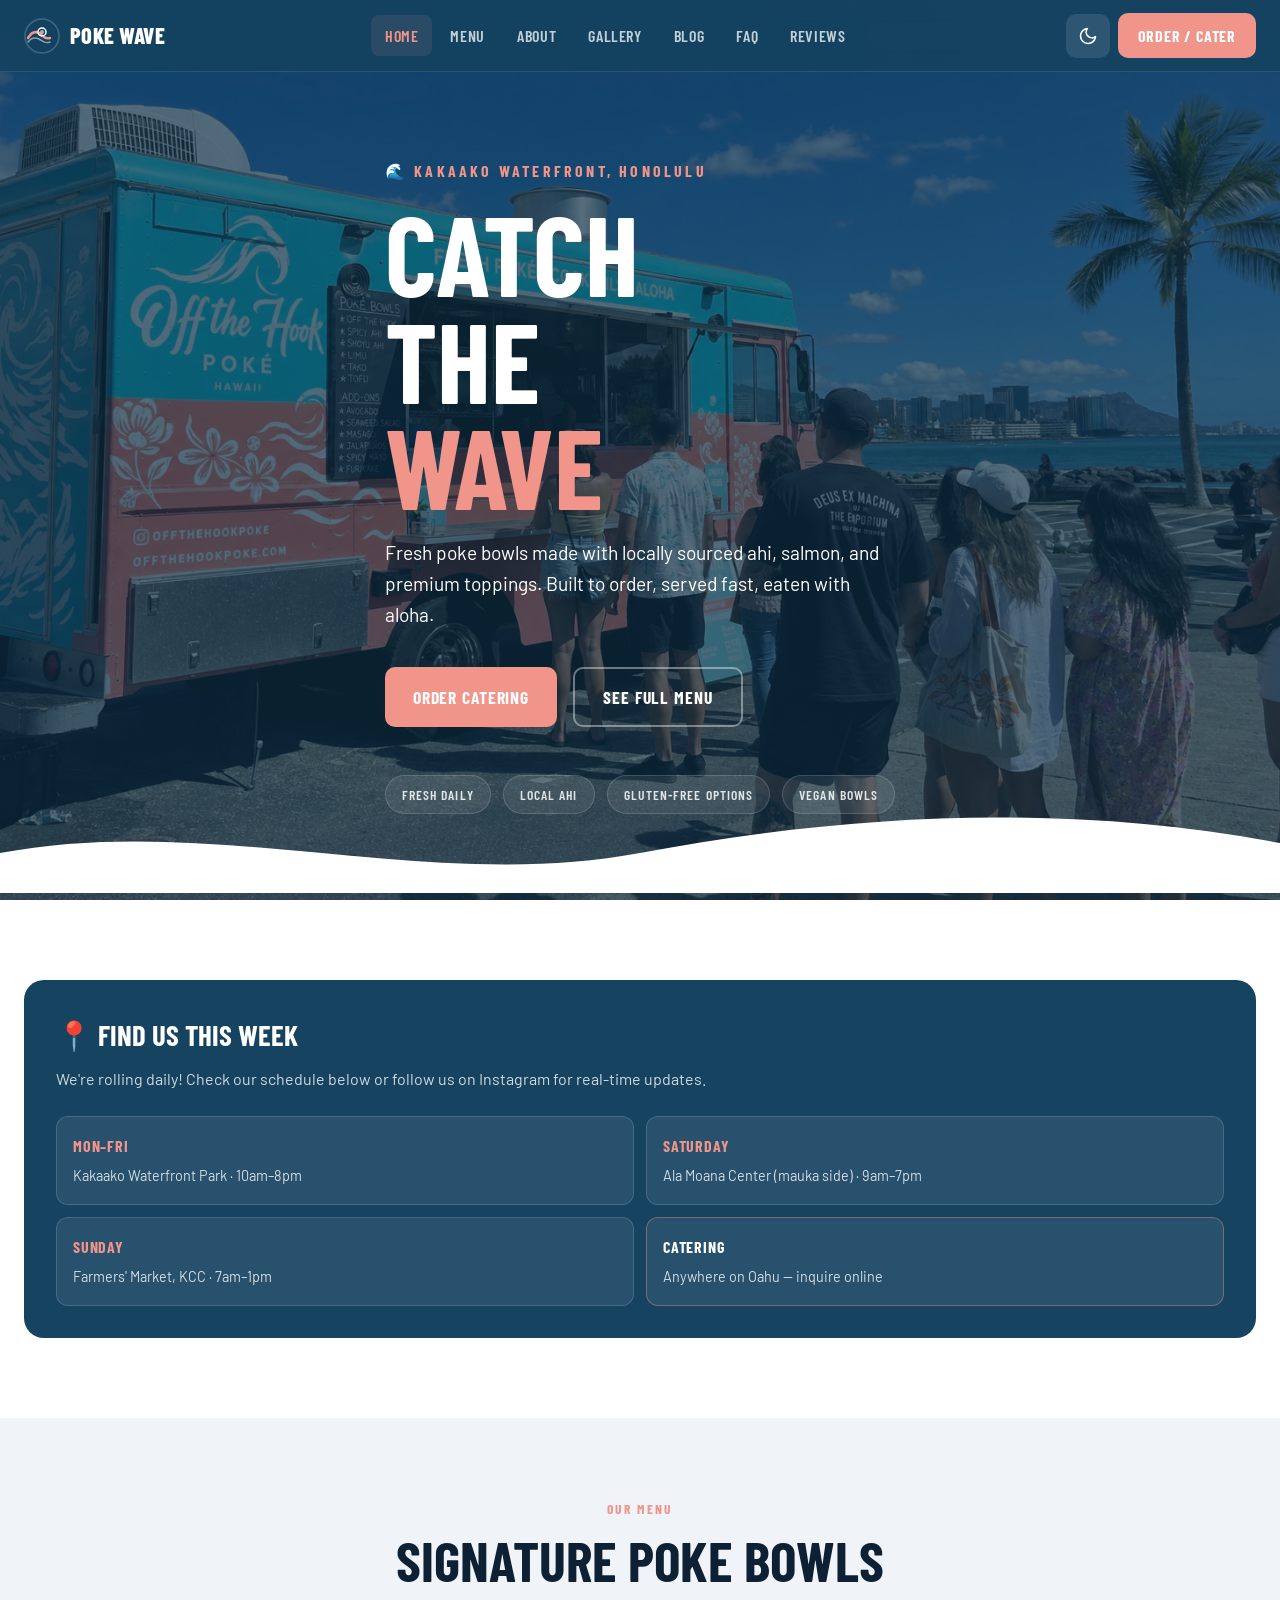
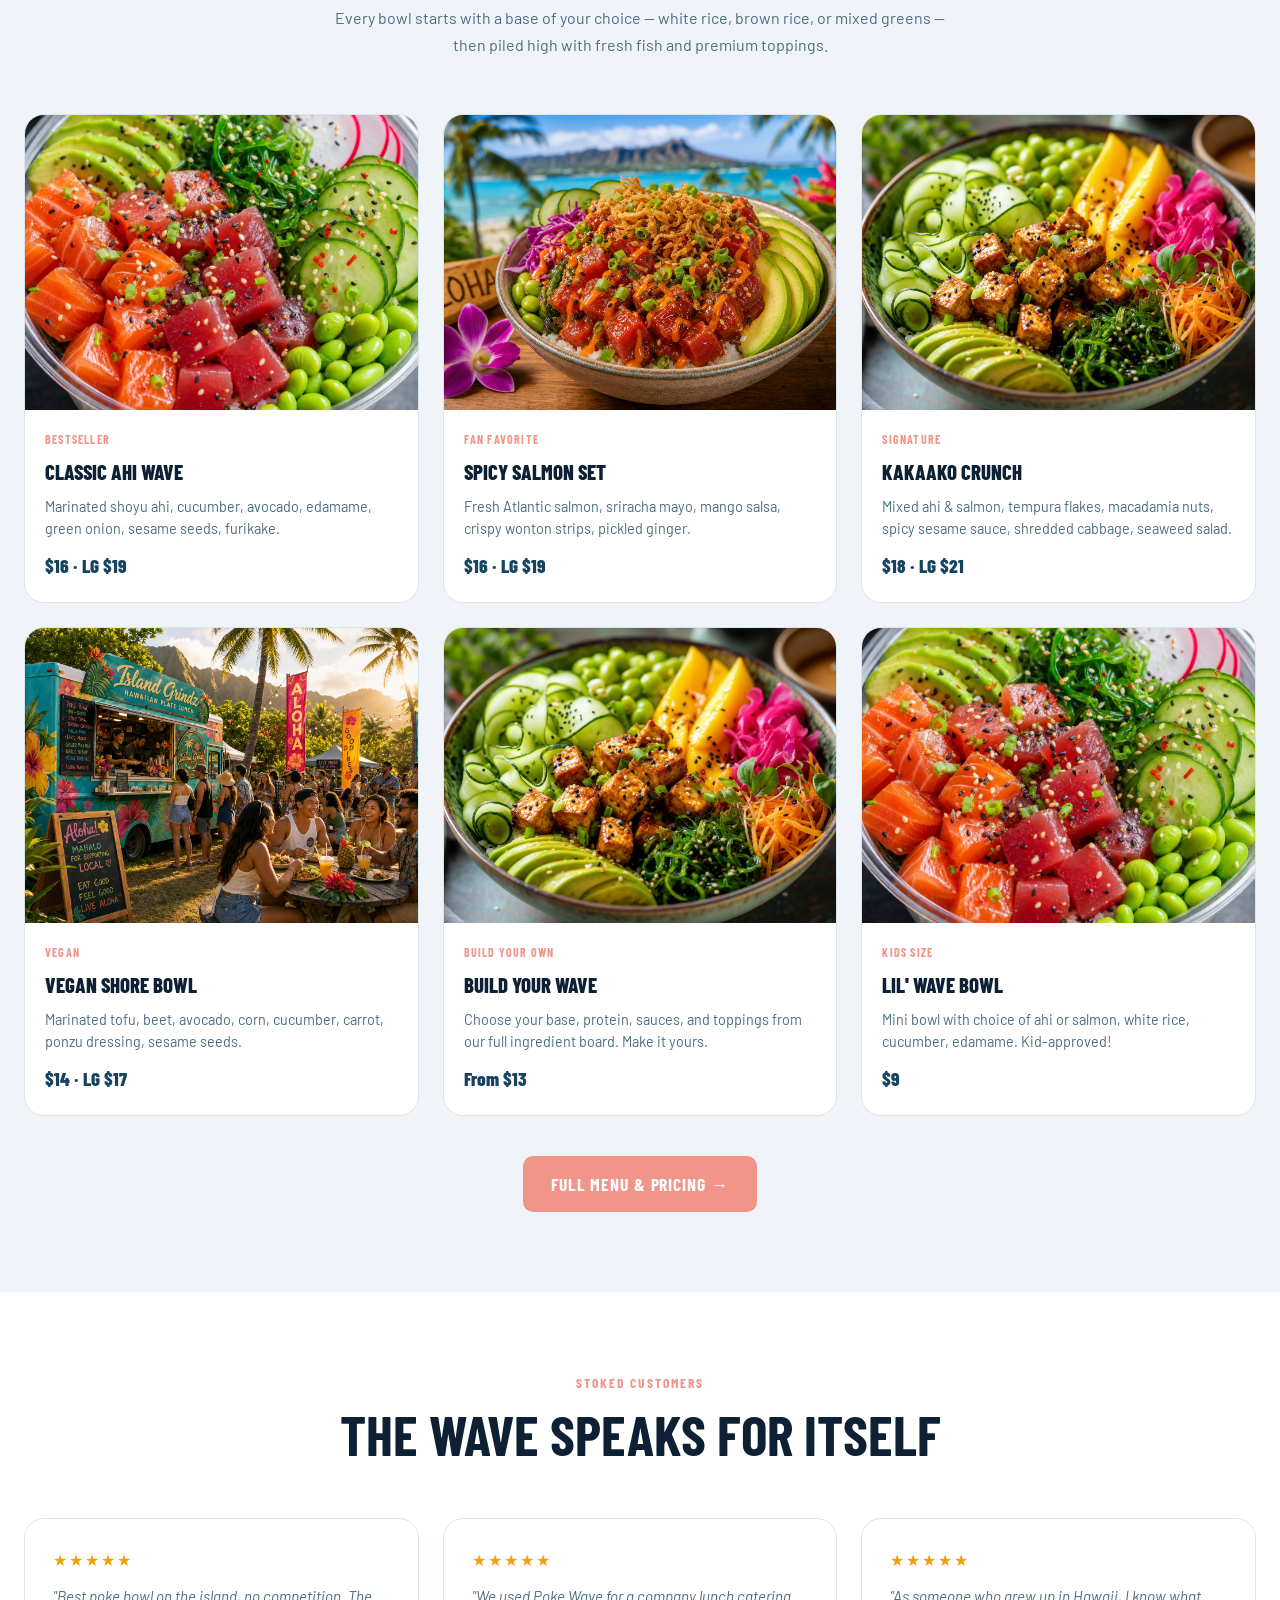
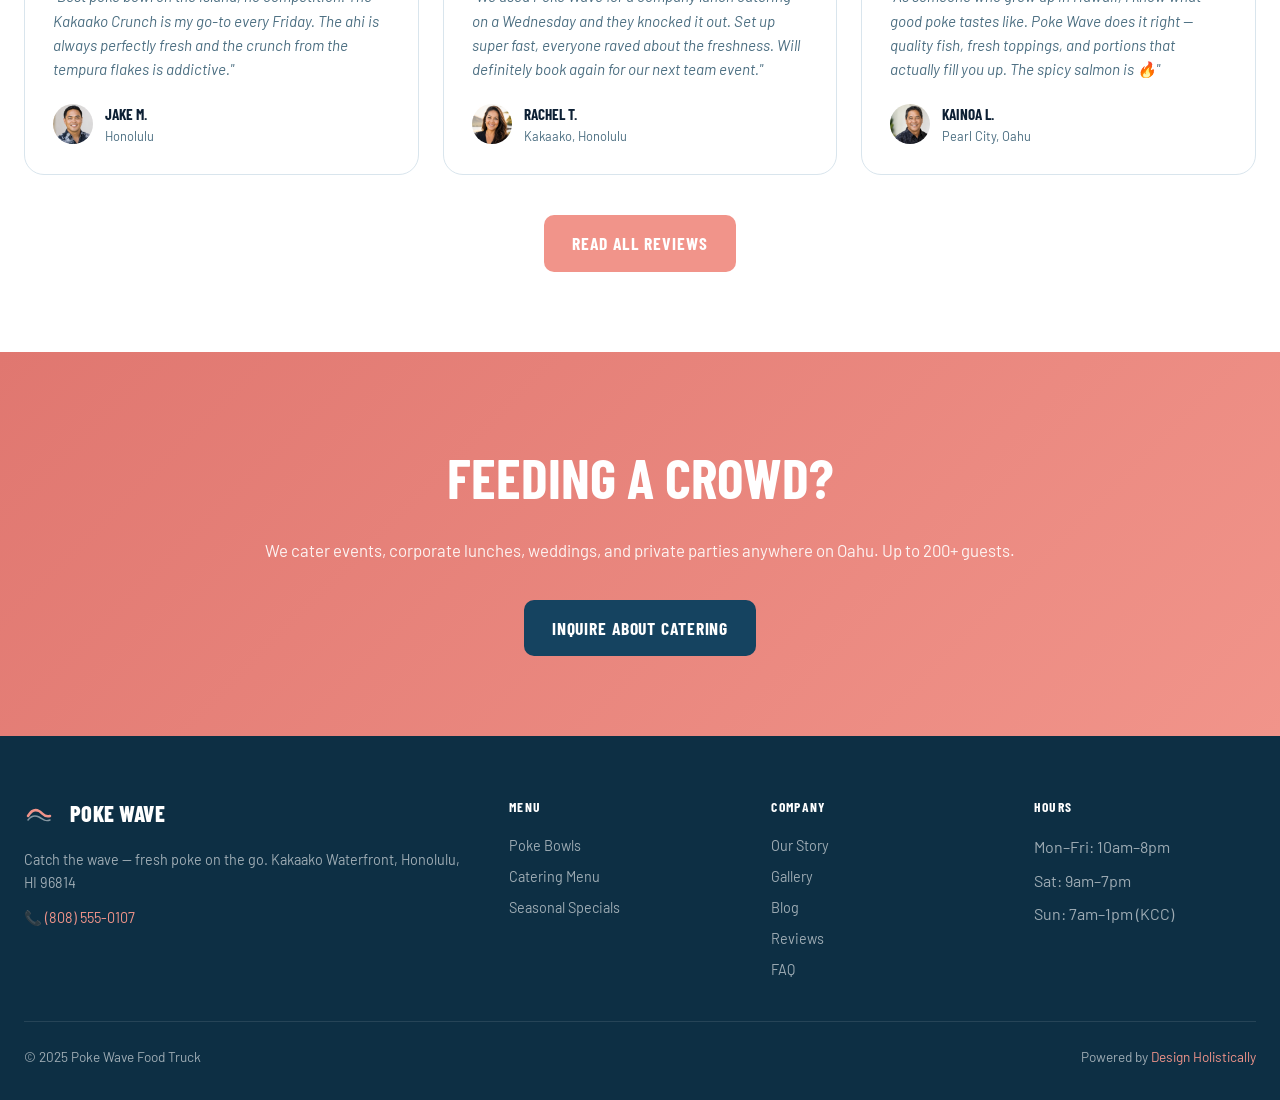
<file: index.html>
<!DOCTYPE html>
<html lang="en" data-theme="light">
<head>
<meta charset="UTF-8">
<meta name="viewport" content="width=device-width, initial-scale=1.0">
<title>Poke Wave Food Truck — Fresh Poke on the Go | Honolulu, Oahu</title>
<meta name="description" content="Poke Wave is Honolulu's hottest poke food truck. Fresh ahi, salmon, and tuna poke bowls at Kakaako Waterfront. Catering available.">
<meta property="og:title" content="Poke Wave Food Truck — Catch the Wave, Fresh Poke on the Go">
<meta property="og:description" content="Fresh, customizable poke bowls in Kakaako, Honolulu. Ahi, salmon, mixed bowls. Find us daily at the waterfront.">
<meta property="og:image" content="images/hero.png">
<meta property="og:type" content="website">
<link rel="canonical" href="https://pokewavehonolulu.com">
<link rel="stylesheet" href="css/style.css">
<script type="application/ld+json">
{
  "@context": "https://schema.org",
  "@type": "FoodEstablishment",
  "name": "Poke Wave Food Truck",
  "description": "Fresh poke bowls food truck in Kakaako, Honolulu, Hawaii",
  "url": "https://pokewavehonolulu.com",
  "telephone": "(808) 555-0107",
  "address": {
    "@type": "PostalAddress",
    "streetAddress": "Kakaako Waterfront",
    "addressLocality": "Honolulu",
    "addressRegion": "HI",
    "postalCode": "96814",
    "addressCountry": "US"
  },
  "servesCuisine": "Hawaiian, Seafood",
  "priceRange": "$$",
  "openingHours": "Mo-Su 10:00-20:00"
}
</script>
  <link rel="icon" type="image/x-icon" href="images/favicon.ico">
  <link rel="icon" type="image/png" sizes="32x32" href="images/favicon-32x32.png">
  <link rel="icon" type="image/png" sizes="16x16" href="images/favicon-16x16.png">
  <link rel="apple-touch-icon" sizes="180x180" href="images/apple-touch-icon.png">
</head>
<body>
<header class="header">
  <div class="header-inner">
    <a href="index.html" class="logo" aria-label="Poke Wave home">
      <svg viewBox="0 0 36 36" fill="none" aria-hidden="true">
        <circle cx="18" cy="18" r="17" stroke="rgba(255,255,255,0.2)" stroke-width="1.5"/>
        <path d="M4 20c3-5 7-7 11-5s5 7 11 5" stroke="#F1948A" stroke-width="2.5" stroke-linecap="round" fill="none"/>
        <path d="M4 24c3-4 7-5 11-3s5 5 11 3" stroke="white" stroke-width="1.5" stroke-linecap="round" fill="none" opacity="0.5"/>
        <circle cx="18" cy="14" r="4" fill="none" stroke="white" stroke-width="1.5"/>
        <circle cx="18" cy="14" r="2" fill="white" opacity="0.6"/>
      </svg>
      POKE WAVE
    </a>
    <nav class="nav">
      <a href="index.html" class="active">Home</a>
      <a href="services.html">Menu</a>
      <a href="about.html">About</a>
      <a href="gallery.html">Gallery</a>
      <a href="blog.html">Blog</a>
      <a href="faq.html">FAQ</a>
      <a href="reviews.html">Reviews</a>
    </nav>
    <div class="header-actions">
      <button id="themeToggle" class="btn-theme" aria-label="Toggle dark mode"></button>
      <a href="booking.html" class="btn-order">Order / Cater</a>
      <button id="hamburger" class="btn-hamburger" aria-label="Open menu" aria-expanded="false">
        <span></span><span></span><span></span>
      </button>
    </div>
  </div>
</header>
<nav id="mobileNav" class="mobile-nav">
  <a href="index.html">Home</a>
  <a href="services.html">Menu</a>
  <a href="about.html">About</a>
  <a href="gallery.html">Gallery</a>
  <a href="blog.html">Blog</a>
  <a href="faq.html">FAQ</a>
  <a href="reviews.html">Reviews</a>
  <a href="booking.html">Order / Cater</a>
  <a href="admin.html">Admin</a>
</nav>

<!-- Hero -->
<section class="hero">
  <div class="hero-bg">
    <img src="images/hero.png" alt="Poke bowl close-up" loading="eager">
  </div>
  <div class="hero-waves">
    <svg viewBox="0 0 1440 80" fill="var(--bg)" xmlns="http://www.w3.org/2000/svg" preserveAspectRatio="none">
      <path d="M0 40c240-40 480 40 720 0S1200-10 1440 30V80H0z"/>
    </svg>
  </div>
  <div class="hero-content">
    <div class="hero-eyebrow">🌊 Kakaako Waterfront, Honolulu</div>
    <h1>Catch<br>the<br><span class="wave-word">Wave</span></h1>
    <p>Fresh poke bowls made with locally sourced ahi, salmon, and premium toppings. Built to order, served fast, eaten with aloha.</p>
    <div class="hero-actions">
      <a href="booking.html" class="btn-primary">Order Catering</a>
      <a href="services.html" class="btn-outline">See Full Menu</a>
    </div>
    <div class="hero-badges">
      <div class="hero-badge-item">Fresh Daily</div>
      <div class="hero-badge-item">Local Ahi</div>
      <div class="hero-badge-item">Gluten-Free Options</div>
      <div class="hero-badge-item">Vegan Bowls</div>
    </div>
  </div>
</section>

<!-- Location Tracker -->
<section class="section">
  <div class="container">
    <div class="location-card fade-up">
      <h3>📍 Find Us This Week</h3>
      <p style="color:rgba(255,255,255,0.8);margin-top:8px;">We're rolling daily! Check our schedule below or follow us on Instagram for real-time updates.</p>
      <div class="schedule-grid">
        <div class="schedule-item"><strong>Mon–Fri</strong><span>Kakaako Waterfront Park · 10am–8pm</span></div>
        <div class="schedule-item"><strong>Saturday</strong><span>Ala Moana Center (mauka side) · 9am–7pm</span></div>
        <div class="schedule-item"><strong>Sunday</strong><span>Farmers' Market, KCC · 7am–1pm</span></div>
        <div class="schedule-item" style="border-color:rgba(241,148,138,0.4);"><strong style="color:white;">Catering</strong><span>Anywhere on Oahu — inquire online</span></div>
      </div>
    </div>
  </div>
</section>

<!-- Menu Highlights -->
<section class="section section-alt">
  <div class="container">
    <div class="section-header fade-up">
      <span class="section-label">Our Menu</span>
      <h2>Signature Poke Bowls</h2>
      <p>Every bowl starts with a base of your choice — white rice, brown rice, or mixed greens — then piled high with fresh fish and premium toppings.</p>
    </div>
    <div class="menu-grid">
      <div class="menu-card fade-up">
        <div class="menu-card-img"><img src="images/service-poke-bowl.png" alt="Classic Ahi Poke Bowl" loading="lazy"></div>
        <div class="menu-card-body">
          <span class="menu-tag">Bestseller</span>
          <h3>Classic Ahi Wave</h3>
          <p>Marinated shoyu ahi, cucumber, avocado, edamame, green onion, sesame seeds, furikake.</p>
          <div class="menu-price">$16 · LG $19</div>
        </div>
      </div>
      <div class="menu-card fade-up">
        <div class="menu-card-img"><img src="images/service-spicy-tuna.png" alt="Spicy Salmon Bowl" loading="lazy"></div>
        <div class="menu-card-body">
          <span class="menu-tag">Fan Favorite</span>
          <h3>Spicy Salmon Set</h3>
          <p>Fresh Atlantic salmon, sriracha mayo, mango salsa, crispy wonton strips, pickled ginger.</p>
          <div class="menu-price">$16 · LG $19</div>
        </div>
      </div>
      <div class="menu-card fade-up">
        <div class="menu-card-img"><img src="images/service-vegetarian.png" alt="Kakaako Crunch Bowl" loading="lazy"></div>
        <div class="menu-card-body">
          <span class="menu-tag">Signature</span>
          <h3>Kakaako Crunch</h3>
          <p>Mixed ahi & salmon, tempura flakes, macadamia nuts, spicy sesame sauce, shredded cabbage, seaweed salad.</p>
          <div class="menu-price">$18 · LG $21</div>
        </div>
      </div>
      <div class="menu-card fade-up">
        <div class="menu-card-img"><img src="images/service-catering.png" alt="Vegan Wave Bowl" loading="lazy"></div>
        <div class="menu-card-body">
          <span class="menu-tag">Vegan</span>
          <h3>Vegan Shore Bowl</h3>
          <p>Marinated tofu, beet, avocado, corn, cucumber, carrot, ponzu dressing, sesame seeds.</p>
          <div class="menu-price">$14 · LG $17</div>
        </div>
      </div>
      <div class="menu-card fade-up">
        <div class="menu-card-img"><img src="images/service-vegetarian.png" alt="Na Pali Builder Bowl" loading="lazy"></div>
        <div class="menu-card-body">
          <span class="menu-tag">Build Your Own</span>
          <h3>Build Your Wave</h3>
          <p>Choose your base, protein, sauces, and toppings from our full ingredient board. Make it yours.</p>
          <div class="menu-price">From $13</div>
        </div>
      </div>
      <div class="menu-card fade-up">
        <div class="menu-card-img"><img src="images/service-poke-bowl.png" alt="Ahi Tuna Kids Bowl" loading="lazy"></div>
        <div class="menu-card-body">
          <span class="menu-tag">Kids Size</span>
          <h3>Lil' Wave Bowl</h3>
          <p>Mini bowl with choice of ahi or salmon, white rice, cucumber, edamame. Kid-approved!</p>
          <div class="menu-price">$9</div>
        </div>
      </div>
    </div>
    <div style="text-align:center;margin-top:40px;">
      <a href="services.html" class="btn-primary" style="display:inline-flex;">Full Menu & Pricing →</a>
    </div>
  </div>
</section>

<!-- Testimonials -->
<section class="section">
  <div class="container">
    <div class="section-header fade-up">
      <span class="section-label">Stoked Customers</span>
      <h2>The Wave Speaks For Itself</h2>
    </div>
    <div class="testimonials-grid">
      <div class="testimonial-card fade-up">
        <div class="stars">★★★★★</div>
        <p>"Best poke bowl on the island, no competition. The Kakaako Crunch is my go-to every Friday. The ahi is always perfectly fresh and the crunch from the tempura flakes is addictive."</p>
        <div class="reviewer">
          <div class="reviewer-avatar"><img src="images/avatar-1.png" alt="Jake M." loading="lazy"></div>
          <div><div class="reviewer-name">Jake M.</div><div class="reviewer-location">Honolulu</div></div>
        </div>
      </div>
      <div class="testimonial-card fade-up">
        <div class="stars">★★★★★</div>
        <p>"We used Poke Wave for a company lunch catering on a Wednesday and they knocked it out. Set up super fast, everyone raved about the freshness. Will definitely book again for our next team event."</p>
        <div class="reviewer">
          <div class="reviewer-avatar"><img src="images/avatar-2.png" alt="Rachel T." loading="lazy"></div>
          <div><div class="reviewer-name">Rachel T.</div><div class="reviewer-location">Kakaako, Honolulu</div></div>
        </div>
      </div>
      <div class="testimonial-card fade-up">
        <div class="stars">★★★★★</div>
        <p>"As someone who grew up in Hawaii, I know what good poke tastes like. Poke Wave does it right — quality fish, fresh toppings, and portions that actually fill you up. The spicy salmon is 🔥"</p>
        <div class="reviewer">
          <div class="reviewer-avatar"><img src="images/avatar-3.png" alt="Kainoa L." loading="lazy"></div>
          <div><div class="reviewer-name">Kainoa L.</div><div class="reviewer-location">Pearl City, Oahu</div></div>
        </div>
      </div>
    </div>
    <div style="text-align:center;margin-top:40px;">
      <a href="reviews.html" class="btn-primary" style="display:inline-flex;">Read All Reviews</a>
    </div>
  </div>
</section>

<!-- CTA -->
<section class="cta-section">
  <div class="container">
    <h2>Feeding A Crowd?</h2>
    <p>We cater events, corporate lunches, weddings, and private parties anywhere on Oahu. Up to 200+ guests.</p>
    <a href="booking.html" class="btn-primary" style="background:var(--primary);color:white;">Inquire About Catering</a>
  </div>
</section>

<footer class="footer">
  <div class="footer-grid">
    <div class="footer-brand">
      <div class="logo"><svg viewBox="0 0 36 36" fill="none" width="36" height="36"><path d="M4 20c3-5 7-7 11-5s5 7 11 5" stroke="#F1948A" stroke-width="2.5" stroke-linecap="round" fill="none"/><path d="M4 24c3-4 7-5 11-3s5 5 11 3" stroke="rgba(255,255,255,0.5)" stroke-width="1.5" stroke-linecap="round" fill="none"/></svg>POKE WAVE</div>
      <p>Catch the wave — fresh poke on the go. Kakaako Waterfront, Honolulu, HI 96814</p>
      <p style="margin-top:12px;">📞 <a href="tel:+18085550107" style="color:var(--accent);">(808) 555-0107</a></p>
    </div>
    <div><h4>Menu</h4><div class="footer-links"><a href="services.html">Poke Bowls</a><a href="services.html">Catering Menu</a><a href="services.html">Seasonal Specials</a></div></div>
    <div><h4>Company</h4><div class="footer-links"><a href="about.html">Our Story</a><a href="gallery.html">Gallery</a><a href="blog.html">Blog</a><a href="reviews.html">Reviews</a><a href="faq.html">FAQ</a></div></div>
    <div><h4>Hours</h4><div class="footer-links"><span style="color:rgba(255,255,255,0.6);">Mon–Fri: 10am–8pm</span><span style="color:rgba(255,255,255,0.6);">Sat: 9am–7pm</span><span style="color:rgba(255,255,255,0.6);">Sun: 7am–1pm (KCC)</span></div></div>
  </div>
  <div class="footer-bottom"><p>© 2025 Poke Wave Food Truck</p><p>Powered by <a href="https://designholistically.com" target="_blank" rel="noopener">Design Holistically</a></p></div>
</footer>
<button id="backToTop" class="back-to-top" aria-label="Back to top"><svg width="20" height="20" viewBox="0 0 24 24" fill="none" stroke="currentColor" stroke-width="2"><polyline points="18 15 12 9 6 15"/></svg></button>
<script src="js/main.js"></script>
</body>
</html>
</file>
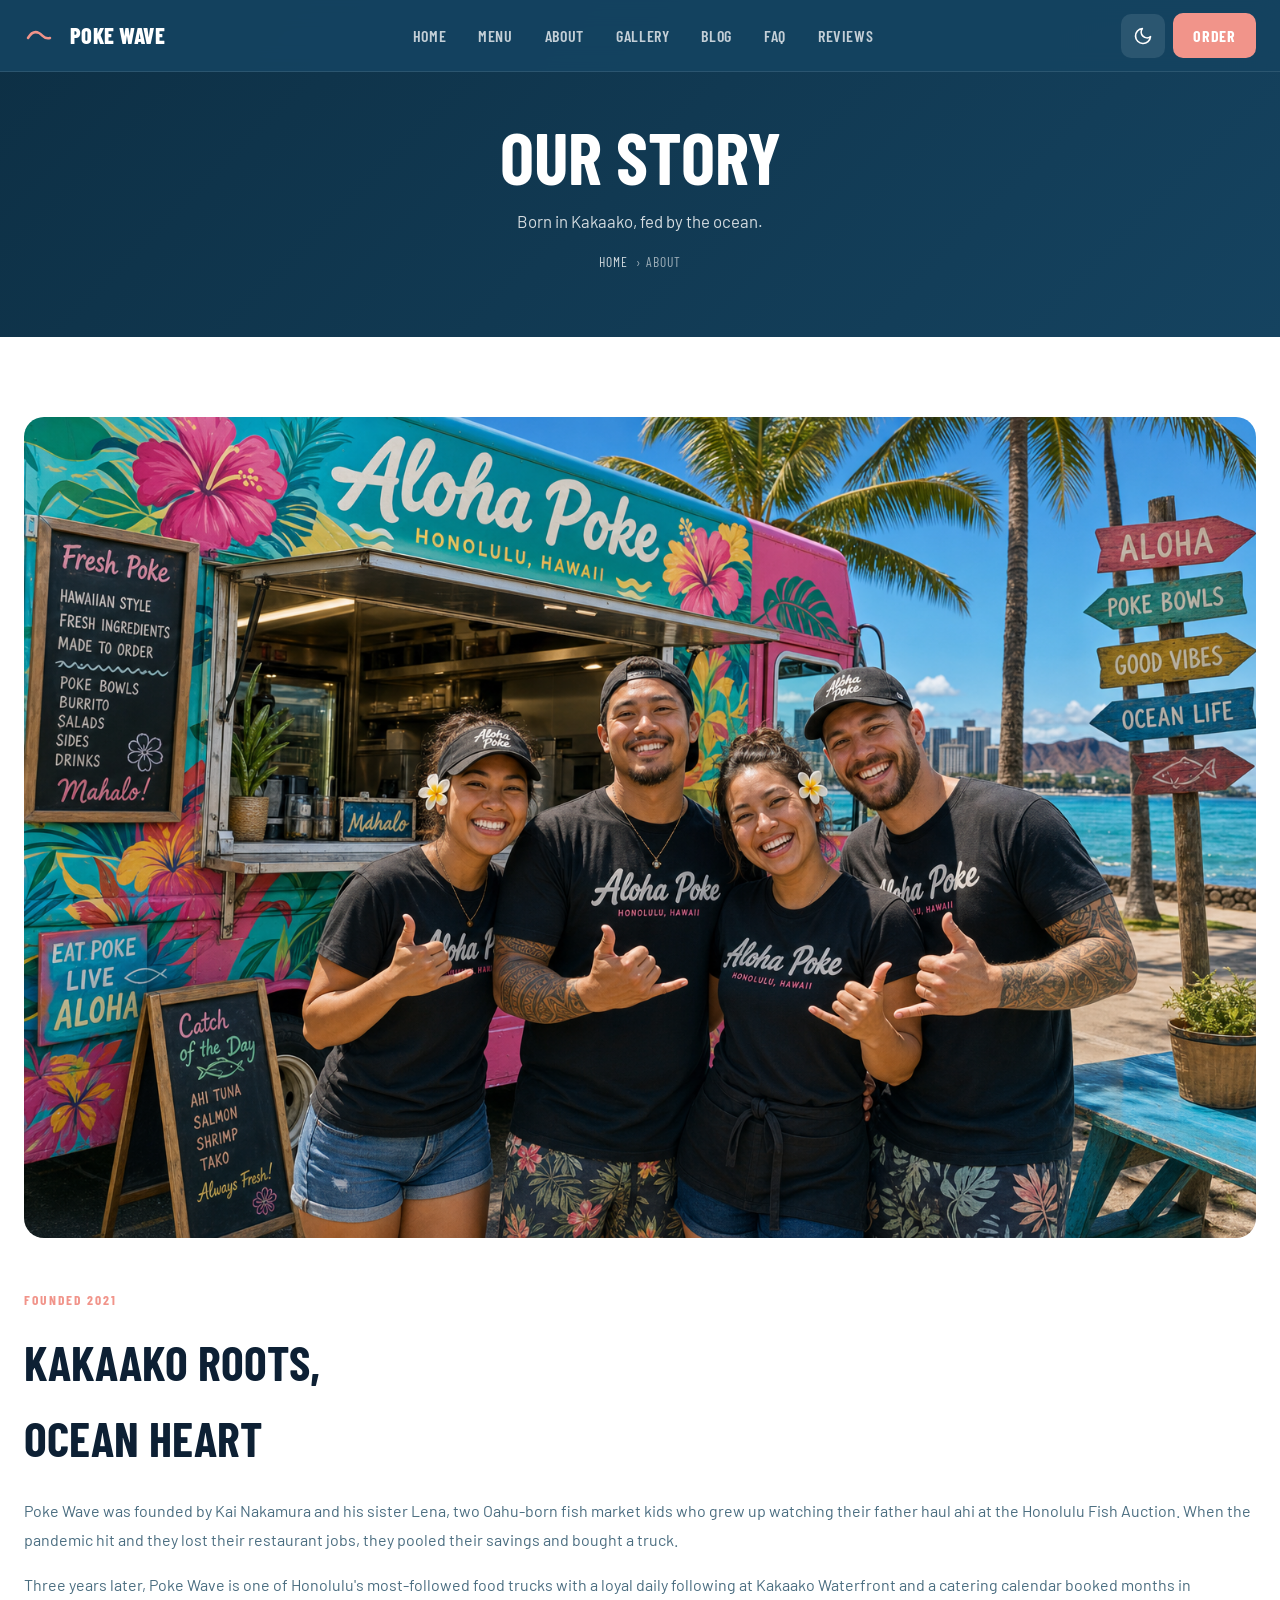
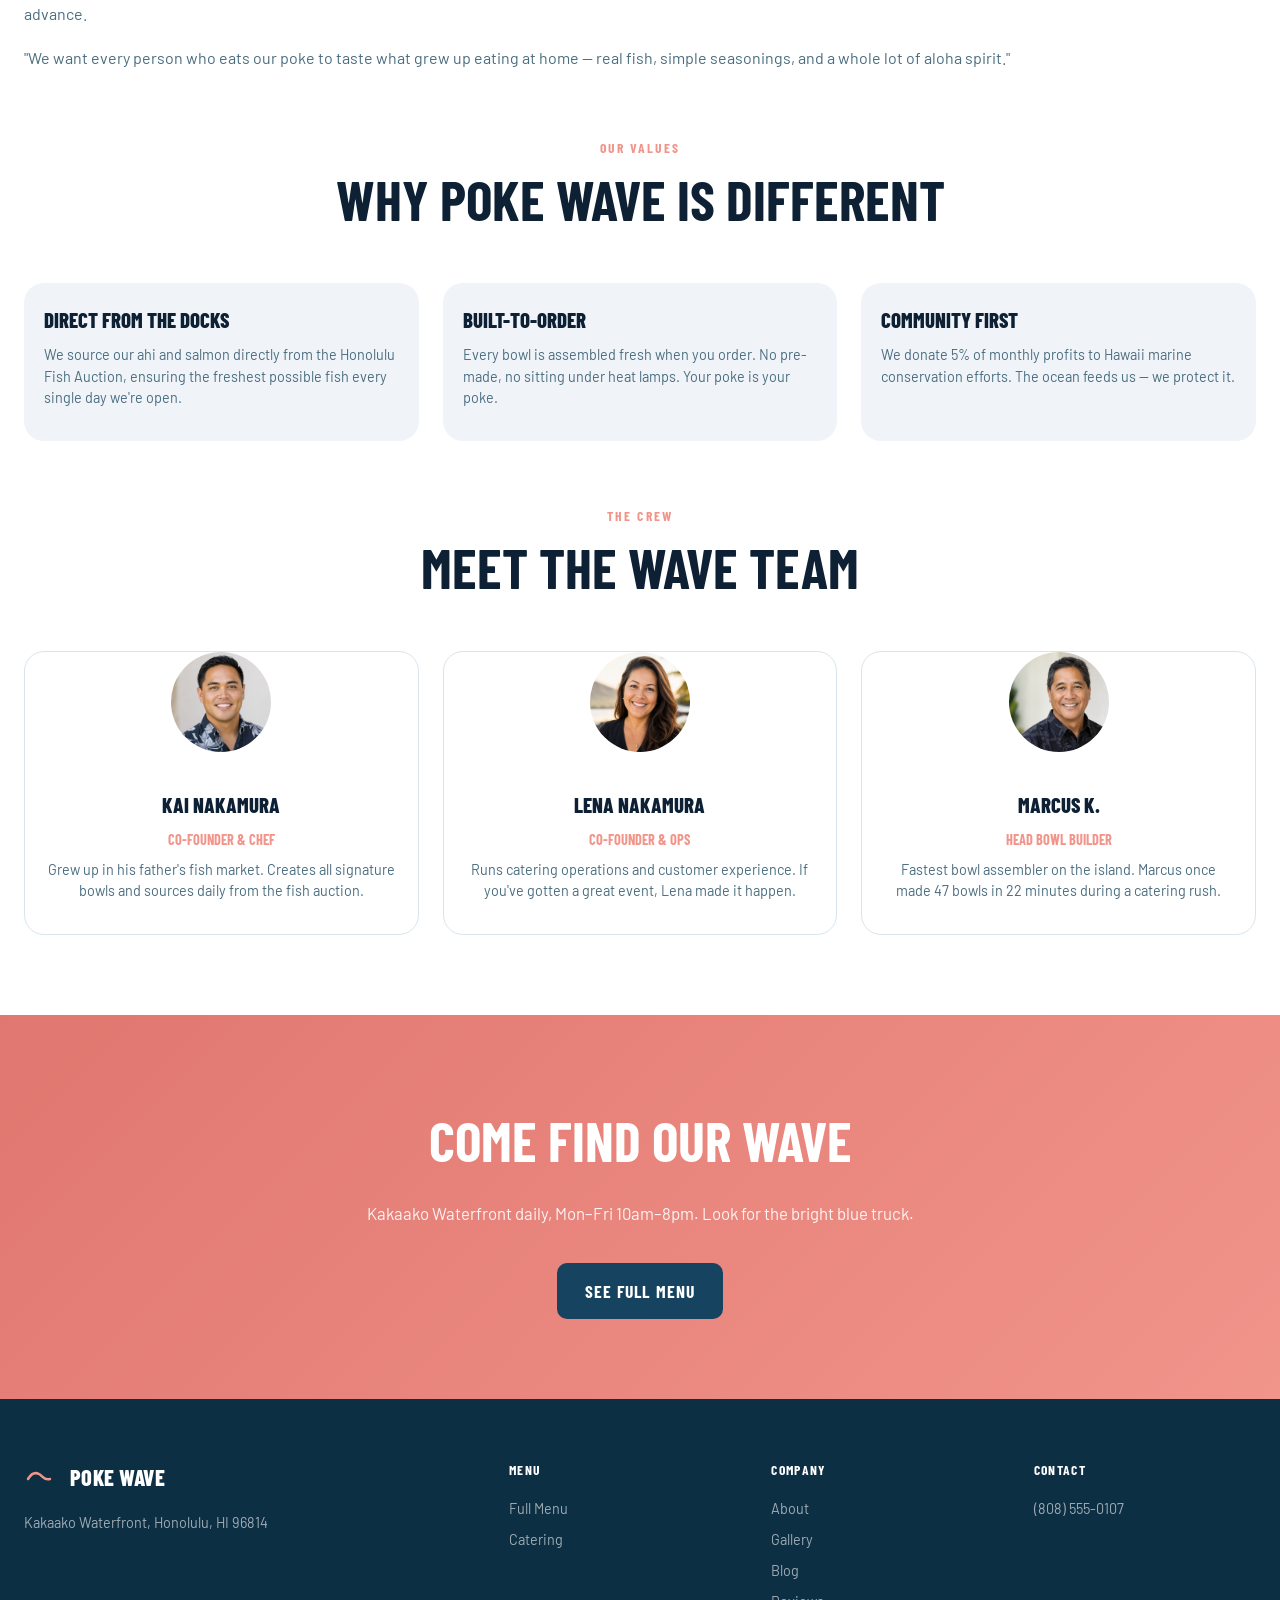
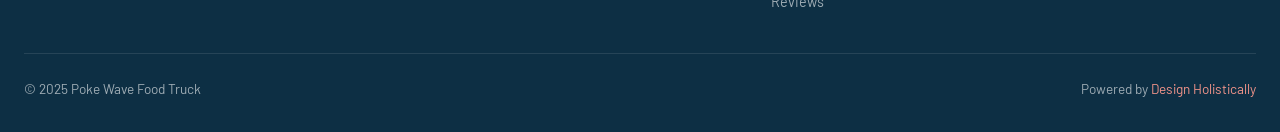
<file: about.html>
<!DOCTYPE html><html lang="en" data-theme="light"><head><meta charset="UTF-8"><meta name="viewport" content="width=device-width, initial-scale=1.0"><title>About — Poke Wave Food Truck</title><link rel="stylesheet" href="css/style.css">  <link rel="icon" type="image/x-icon" href="images/favicon.ico">
  <link rel="icon" type="image/png" sizes="32x32" href="images/favicon-32x32.png">
  <link rel="icon" type="image/png" sizes="16x16" href="images/favicon-16x16.png">
  <link rel="apple-touch-icon" sizes="180x180" href="images/apple-touch-icon.png">
</head><body>
<header class="header"><div class="header-inner"><a href="index.html" class="logo"><svg viewBox="0 0 36 36" fill="none" width="36" height="36"><path d="M4 20c3-5 7-7 11-5s5 7 11 5" stroke="#F1948A" stroke-width="2.5" stroke-linecap="round" fill="none"/></svg>POKE WAVE</a><nav class="nav"><a href="index.html">Home</a><a href="services.html">Menu</a><a href="about.html">About</a><a href="gallery.html">Gallery</a><a href="blog.html">Blog</a><a href="faq.html">FAQ</a><a href="reviews.html">Reviews</a></nav><div class="header-actions"><button id="themeToggle" class="btn-theme" aria-label="Toggle dark mode"></button><a href="booking.html" class="btn-order">Order</a><button id="hamburger" class="btn-hamburger" aria-label="Open menu"><span></span><span></span><span></span></button></div></div></header><nav id="mobileNav" class="mobile-nav"><a href="index.html">Home</a><a href="services.html">Menu</a><a href="about.html">About</a><a href="gallery.html">Gallery</a><a href="blog.html">Blog</a><a href="booking.html">Order/Cater</a></nav>
<div class="page-hero"><h1>Our Story</h1><p>Born in Kakaako, fed by the ocean.</p><div class="breadcrumb"><a href="index.html">Home</a> › About</div></div>
<section class="section"><div class="container">
<div style="display:grid;grid-template-columns:1fr;gap:48px;align-items:center;max-width:1280px;margin:0 auto;" class="fade-up">
<div><img src="images/about.png" alt="Poke Wave founders" style="border-radius:20px;"></div>
<div><span style="font-family:var(--font-display);font-size:0.85rem;font-weight:700;letter-spacing:0.15em;text-transform:uppercase;color:var(--accent);">Founded 2021</span><h2 style="font-family:var(--font-display);font-size:clamp(2rem,5vw,3rem);text-transform:uppercase;margin:12px 0 20px;">Kakaako Roots,<br>Ocean Heart</h2><p style="color:var(--text-muted);line-height:1.8;margin-bottom:16px;">Poke Wave was founded by Kai Nakamura and his sister Lena, two Oahu-born fish market kids who grew up watching their father haul ahi at the Honolulu Fish Auction. When the pandemic hit and they lost their restaurant jobs, they pooled their savings and bought a truck.</p><p style="color:var(--text-muted);line-height:1.8;margin-bottom:16px;">Three years later, Poke Wave is one of Honolulu's most-followed food trucks with a loyal daily following at Kakaako Waterfront and a catering calendar booked months in advance.</p><p style="color:var(--text-muted);line-height:1.8;">"We want every person who eats our poke to taste what grew up eating at home — real fish, simple seasonings, and a whole lot of aloha spirit."</p></div>
</div>
<div class="section-header fade-up" style="margin-top:64px;"><span class="section-label">Our Values</span><h2>Why Poke Wave is Different</h2></div>
<div class="menu-grid">
<div class="menu-card fade-up" style="border:none;box-shadow:none;background:var(--gray-100);"><div class="menu-card-body"><h3 style="margin-top:0;">Direct From The Docks</h3><p style="color:var(--text-muted);">We source our ahi and salmon directly from the Honolulu Fish Auction, ensuring the freshest possible fish every single day we're open.</p></div></div>
<div class="menu-card fade-up" style="border:none;box-shadow:none;background:var(--gray-100);"><div class="menu-card-body"><h3 style="margin-top:0;">Built-To-Order</h3><p style="color:var(--text-muted);">Every bowl is assembled fresh when you order. No pre-made, no sitting under heat lamps. Your poke is your poke.</p></div></div>
<div class="menu-card fade-up" style="border:none;box-shadow:none;background:var(--gray-100);"><div class="menu-card-body"><h3 style="margin-top:0;">Community First</h3><p style="color:var(--text-muted);">We donate 5% of monthly profits to Hawaii marine conservation efforts. The ocean feeds us — we protect it.</p></div></div>
</div>
<div class="section-header fade-up" style="margin-top:64px;"><span class="section-label">The Crew</span><h2>Meet The Wave Team</h2></div>
<div class="menu-grid">
<div class="menu-card fade-up" style="text-align:center;"><img src="images/avatar-1.png" alt="Kai Nakamura" style="width:100px;height:100px;border-radius:50%;object-fit:cover;margin:0 auto 16px;"><div class="menu-card-body"><h3 style="text-align:center;">Kai Nakamura</h3><p style="color:var(--accent);font-family:var(--font-display);font-weight:700;text-transform:uppercase;text-align:center;margin-bottom:8px;">Co-Founder & Chef</p><p style="color:var(--text-muted);text-align:center;">Grew up in his father's fish market. Creates all signature bowls and sources daily from the fish auction.</p></div></div>
<div class="menu-card fade-up" style="text-align:center;"><img src="images/avatar-2.png" alt="Lena Nakamura" style="width:100px;height:100px;border-radius:50%;object-fit:cover;margin:0 auto 16px;"><div class="menu-card-body"><h3 style="text-align:center;">Lena Nakamura</h3><p style="color:var(--accent);font-family:var(--font-display);font-weight:700;text-transform:uppercase;text-align:center;margin-bottom:8px;">Co-Founder & Ops</p><p style="color:var(--text-muted);text-align:center;">Runs catering operations and customer experience. If you've gotten a great event, Lena made it happen.</p></div></div>
<div class="menu-card fade-up" style="text-align:center;"><img src="images/avatar-3.png" alt="Marcus K." style="width:100px;height:100px;border-radius:50%;object-fit:cover;margin:0 auto 16px;"><div class="menu-card-body"><h3 style="text-align:center;">Marcus K.</h3><p style="color:var(--accent);font-family:var(--font-display);font-weight:700;text-transform:uppercase;text-align:center;margin-bottom:8px;">Head Bowl Builder</p><p style="color:var(--text-muted);text-align:center;">Fastest bowl assembler on the island. Marcus once made 47 bowls in 22 minutes during a catering rush.</p></div></div>
</div>
</div></section>
<section class="cta-section"><div class="container"><h2>Come Find Our Wave</h2><p>Kakaako Waterfront daily, Mon–Fri 10am–8pm. Look for the bright blue truck.</p><a href="services.html" class="btn-primary" style="background:var(--primary);">See Full Menu</a></div></section>
<footer class="footer"><div class="footer-grid"><div class="footer-brand"><div class="logo"><svg viewBox="0 0 36 36" fill="none" width="36" height="36"><path d="M4 20c3-5 7-7 11-5s5 7 11 5" stroke="#F1948A" stroke-width="2.5" stroke-linecap="round" fill="none"/></svg>POKE WAVE</div><p>Kakaako Waterfront, Honolulu, HI 96814</p></div><div><h4>Menu</h4><div class="footer-links"><a href="services.html">Full Menu</a><a href="booking.html">Catering</a></div></div><div><h4>Company</h4><div class="footer-links"><a href="about.html">About</a><a href="gallery.html">Gallery</a><a href="blog.html">Blog</a><a href="reviews.html">Reviews</a></div></div><div><h4>Contact</h4><div class="footer-links"><a href="tel:+18085550107">(808) 555-0107</a></div></div></div><div class="footer-bottom"><p>© 2025 Poke Wave Food Truck</p><p>Powered by <a href="https://designholistically.com" target="_blank" rel="noopener">Design Holistically</a></p></div></footer><button id="backToTop" class="back-to-top"><svg width="20" height="20" viewBox="0 0 24 24" fill="none" stroke="currentColor" stroke-width="2"><polyline points="18 15 12 9 6 15"/></svg></button><script src="js/main.js"></script>
</body></html>
</file>
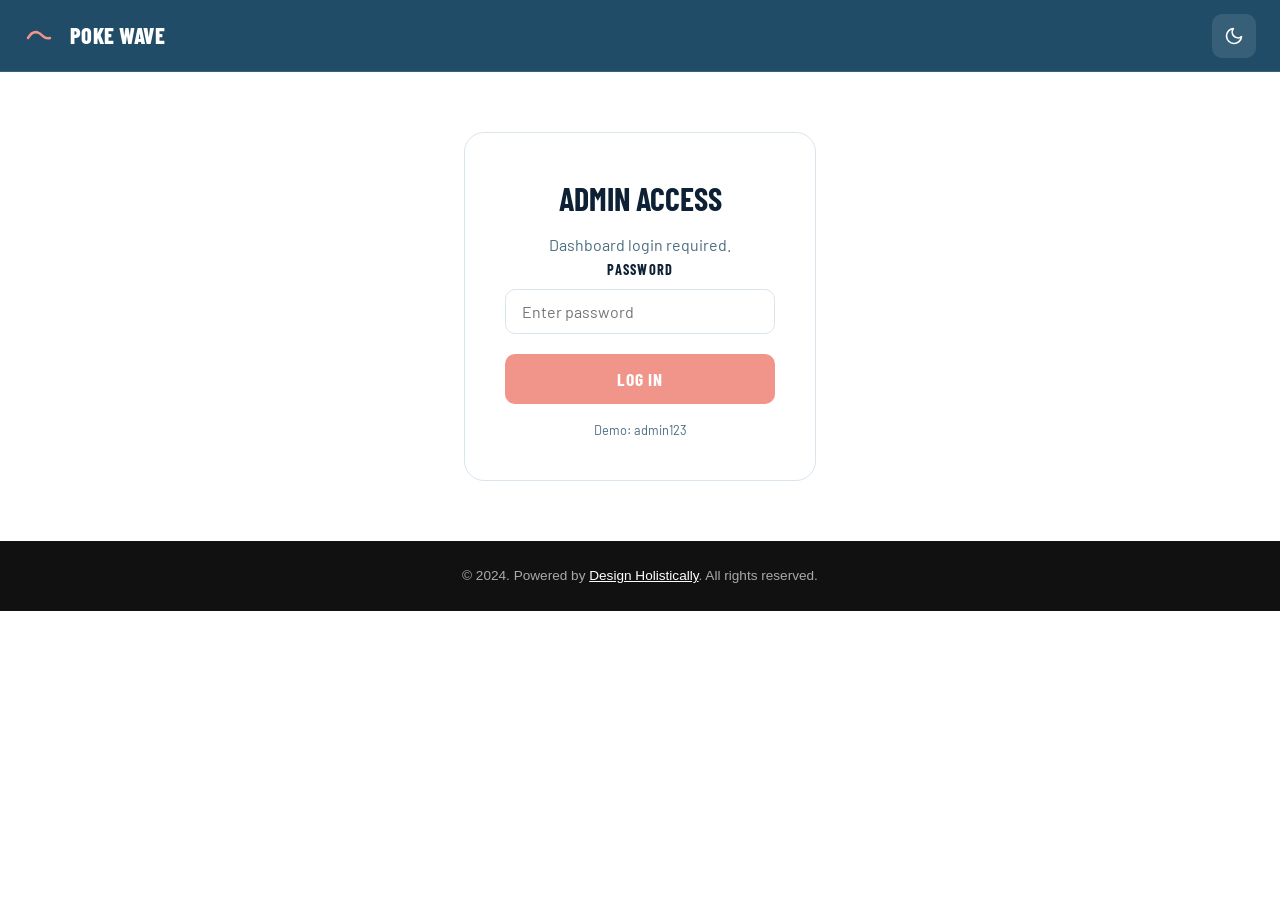
<file: admin.html>
<!DOCTYPE html><html lang="en" data-theme="light"><head><meta charset="UTF-8"><meta name="viewport" content="width=device-width, initial-scale=1.0"><title>Admin — Poke Wave</title><meta name="robots" content="noindex,nofollow"><link rel="stylesheet" href="css/style.css">  <link rel="icon" type="image/x-icon" href="images/favicon.ico">
  <link rel="icon" type="image/png" sizes="32x32" href="images/favicon-32x32.png">
  <link rel="icon" type="image/png" sizes="16x16" href="images/favicon-16x16.png">
  <link rel="apple-touch-icon" sizes="180x180" href="images/apple-touch-icon.png">
</head><body>
<header class="header"><div class="header-inner"><a href="index.html" class="logo"><svg viewBox="0 0 36 36" fill="none" width="36" height="36"><path d="M4 20c3-5 7-7 11-5s5 7 11 5" stroke="#F1948A" stroke-width="2.5" stroke-linecap="round" fill="none"/></svg>POKE WAVE</a><div class="header-actions"><button id="themeToggle" class="btn-theme" aria-label="Toggle dark mode"></button></div></div></header>
<div id="loginSection" style="padding-top:var(--header-h);">
<div class="admin-login"><div class="admin-login-card">
<h2>Admin Access</h2><p style="color:var(--text-muted);">Dashboard login required.</p>
<form id="adminLoginForm"><div class="form-group"><label for="adminPassword">Password</label><input type="password" id="adminPassword" placeholder="Enter password" required></div><p id="loginError" style="color:#e74c3c;font-size:0.85rem;margin-bottom:12px;"></p><button type="submit" class="btn-primary" style="width:100%;justify-content:center;display:flex;">Log In</button></form>
<p style="font-size:0.8rem;color:var(--text-muted);margin-top:16px;">Demo: admin123</p>
</div></div></div>
<div id="dashboardSection" style="display:none;padding-top:var(--header-h);">
<div class="admin-dash">
<div style="display:flex;justify-content:space-between;align-items:center;margin-bottom:32px;flex-wrap:wrap;gap:16px;"><div><h1 style="font-family:var(--font-display);font-size:2rem;text-transform:uppercase;">Dashboard</h1><p style="color:var(--text-muted);">Poke Wave Food Truck · <span id="dashDate"></span></p></div><button onclick="document.getElementById('dashboardSection').style.display='none';document.getElementById('loginSection').style.display='block';" style="padding:10px 20px;background:var(--gray-100);border-radius:10px;color:var(--text);font-weight:700;cursor:pointer;">Log Out</button></div>
<div class="admin-stats"><div class="stat-card"><div class="stat-val">6</div><div class="stat-label">Catering Inquiries</div></div><div class="stat-card"><div class="stat-val">42</div><div class="stat-label">Bowls Today</div></div><div class="stat-card"><div class="stat-val">3</div><div class="stat-label">New Messages</div></div><div class="stat-card"><div class="stat-val">,840</div><div class="stat-label">Revenue Today</div></div></div>
<div style="background:var(--card-bg);border:1px solid var(--border);border-radius:20px;padding:24px;margin-bottom:24px;"><h3 style="font-weight:700;margin-bottom:20px;">Catering Inquiries</h3><div style="overflow-x:auto;"><table class="admin-table"><thead><tr><th>Name</th><th>Package</th><th>Date</th><th>Guests</th><th>Status</th></tr></thead><tbody>
<tr><td>Rachel T.</td><td>Big Wave</td><td>Jul 12, 2025</td><td>60</td><td><span class="status-badge status-pending">Pending</span></td></tr>
<tr><td>James P.</td><td>Tsunami</td><td>Aug 3, 2025</td><td>130</td><td><span class="status-badge status-confirmed">Confirmed</span></td></tr>
<tr><td>Linda S.</td><td>Wave Starter</td><td>Jul 8, 2025</td><td>20</td><td><span class="status-badge status-pending">Pending</span></td></tr>
<tr><td>Mike C.</td><td>Big Wave</td><td>Jul 20, 2025</td><td>80</td><td><span class="status-badge status-confirmed">Confirmed</span></td></tr>
<tr><td>Sunny M.</td><td>Wave Starter</td><td>Jul 5, 2025</td><td>25</td><td><span class="status-badge status-done">Done</span></td></tr>
<tr><td>Kim H.</td><td>Pop-Up</td><td>Jul 15, 2025</td><td>40</td><td><span class="status-badge status-pending">Pending</span></td></tr>
</tbody></table></div></div>
<div style="background:var(--card-bg);border:1px solid var(--border);border-radius:20px;padding:24px;"><h3 style="font-weight:700;margin-bottom:20px;">Messages</h3><div style="overflow-x:auto;"><table class="admin-table"><thead><tr><th>From</th><th>Subject</th><th>Date</th><th>Status</th></tr></thead><tbody>
<tr><td>Tom N.</td><td>Can you do a pop-up at our office park?</td><td>Jul 1, 2025</td><td><span class="status-badge status-pending">New</span></td></tr>
<tr><td>Lisa K.</td><td>Do you offer group discounts for 15+ daily?</td><td>Jun 30, 2025</td><td><span class="status-badge status-pending">New</span></td></tr>
<tr><td>Aya S.</td><td>Catering for Japanese cultural event</td><td>Jun 29, 2025</td><td><span class="status-badge status-confirmed">Replied</span></td></tr>
</tbody></table></div></div>
</div></div>
<script src="js/main.js"></script>
<script>document.getElementById('dashDate').textContent = new Date().toLocaleDateString('en-US',{weekday:'long',year:'numeric',month:'long',day:'numeric'});</script>

  <!-- Powered by Design Holistically -->
  <footer style="background:#111;color:#aaa;text-align:center;padding:1.5rem;font-size:0.85rem;font-family:sans-serif;">
    <p>&copy; 2024. Powered by <a href="https://designholistically.com" target="_blank" rel="noopener" style="color:#fff;text-decoration:underline;">Design Holistically</a>. All rights reserved.</p>
  </footer>

</body></html>
</file>
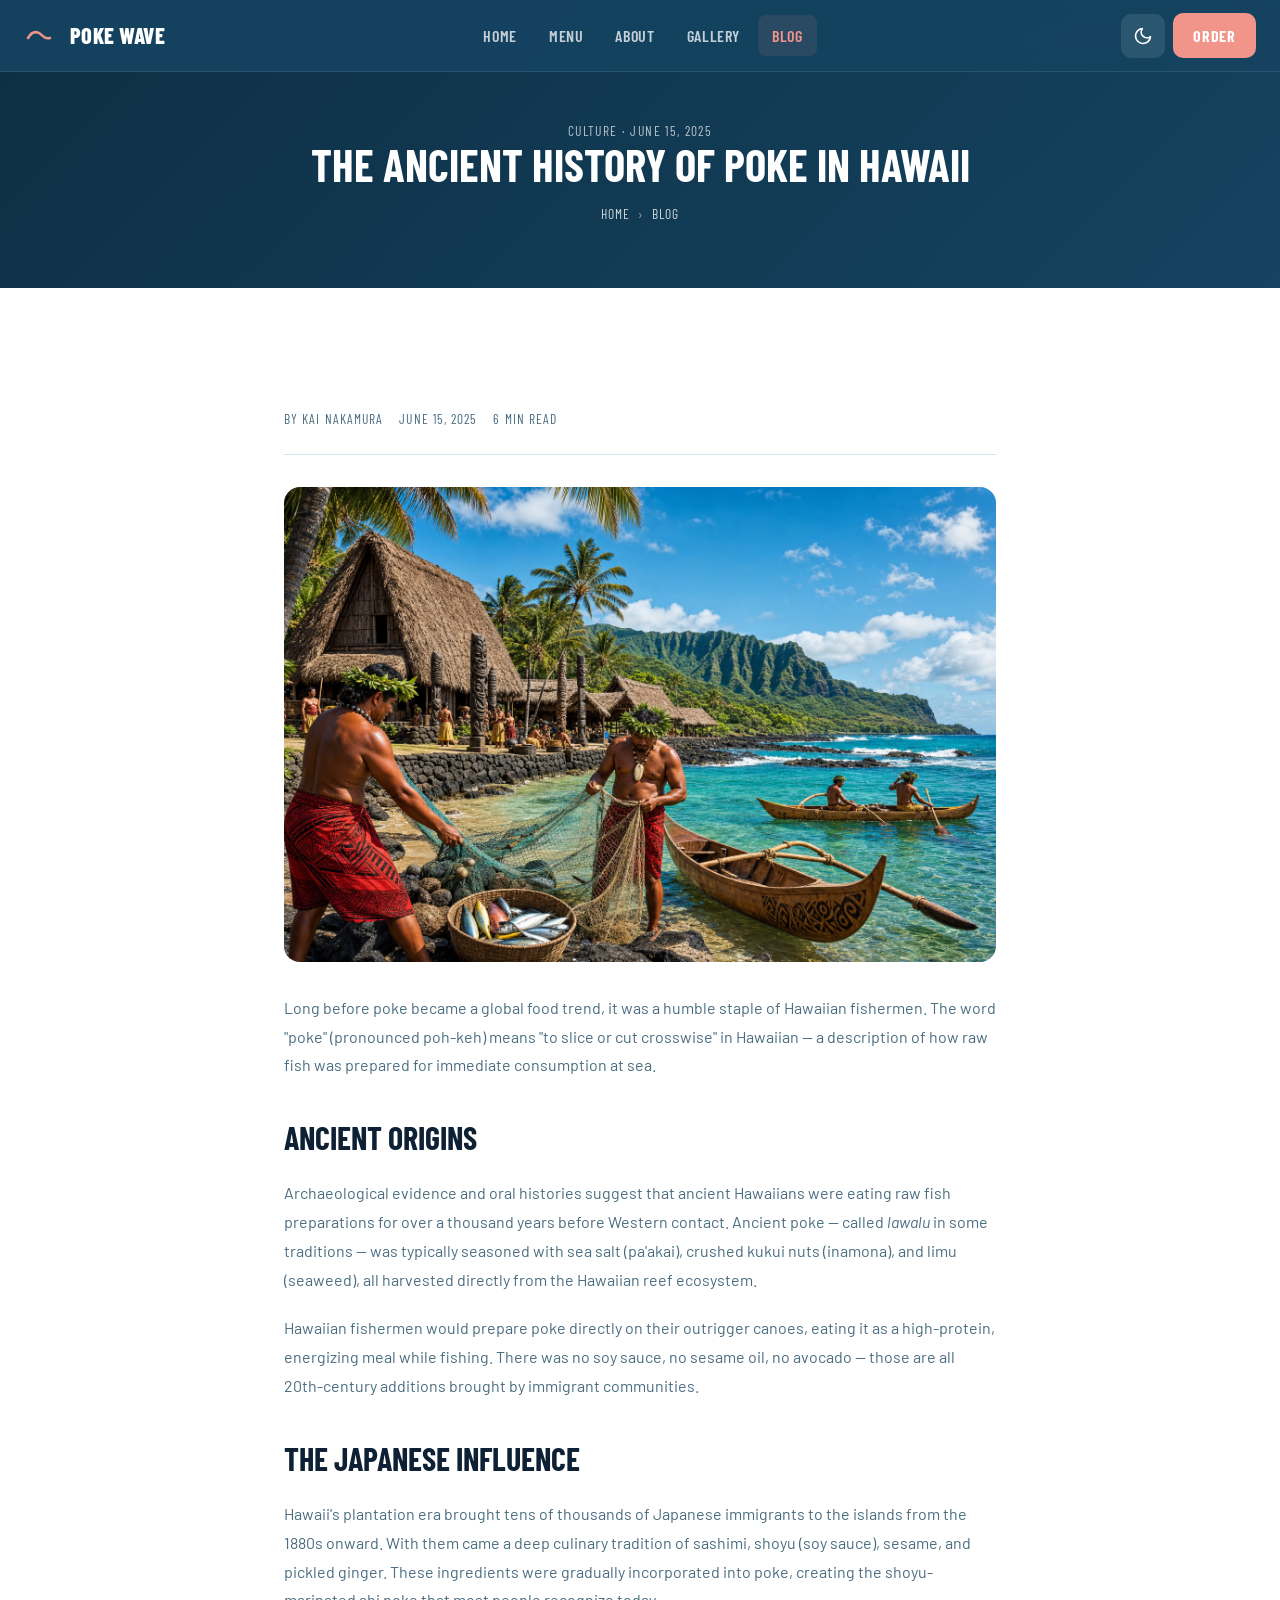
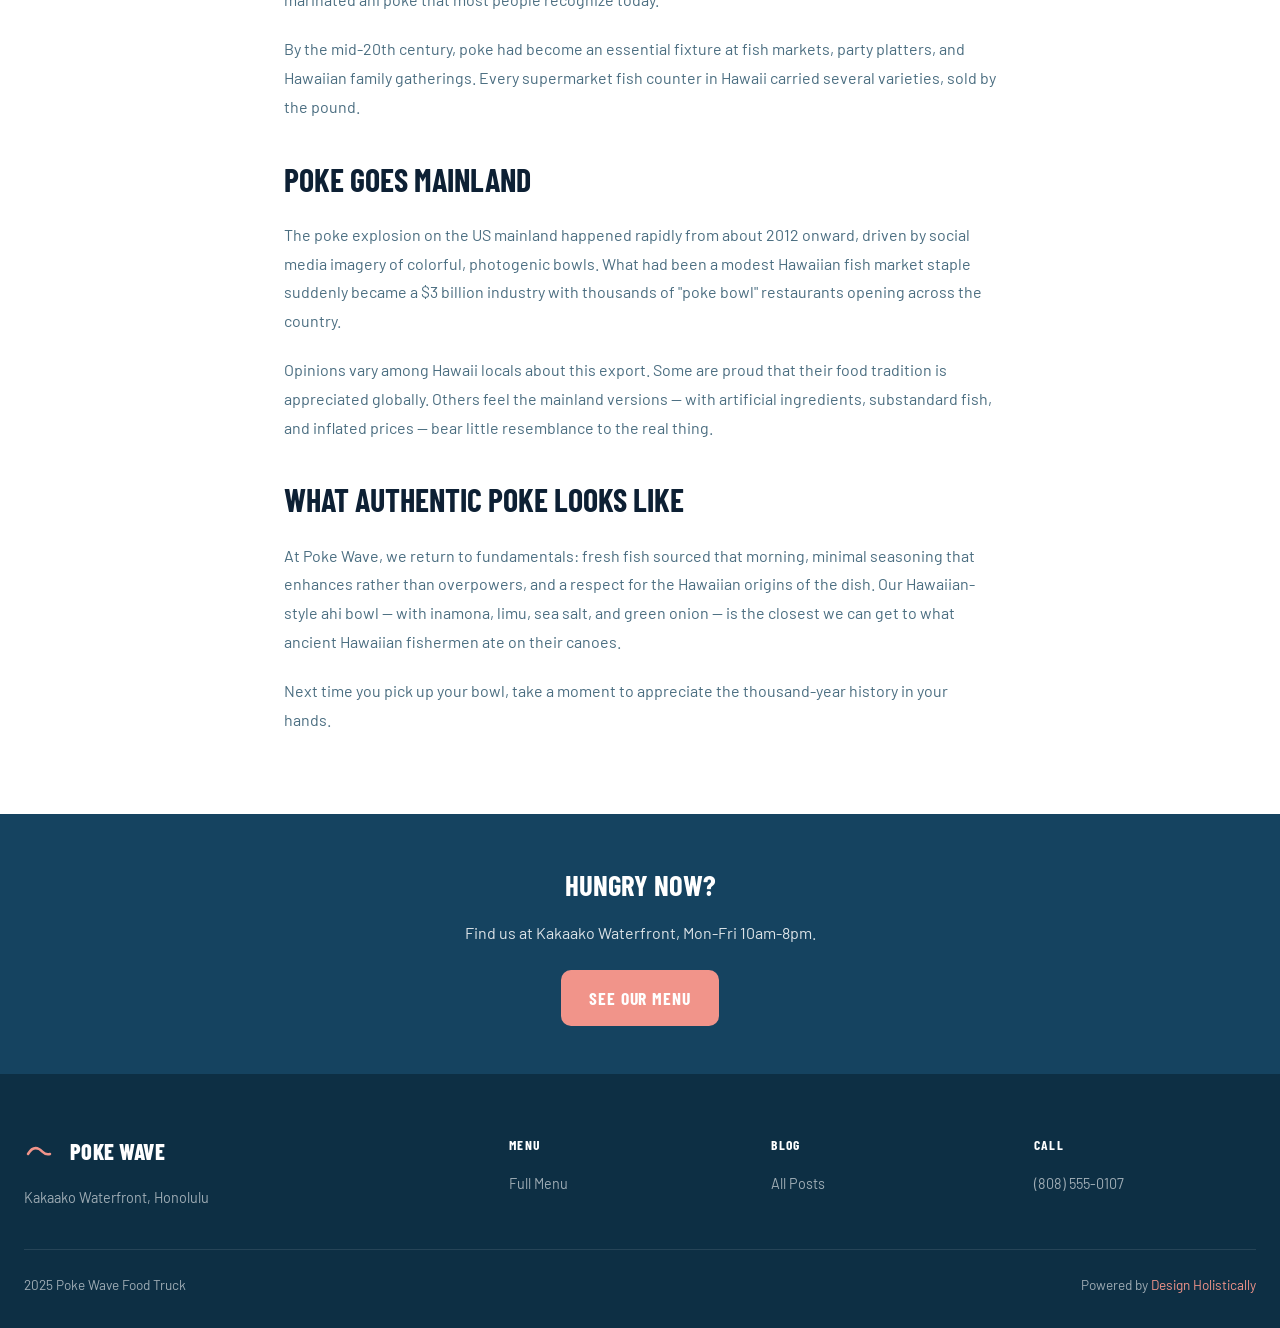
<file: blog-post-1.html>
<!DOCTYPE html>
<html lang="en" data-theme="light">
<head>
<meta charset="UTF-8"><meta name="viewport" content="width=device-width, initial-scale=1.0">
<title>The Ancient History of Poke in Hawaii — Poke Wave Blog</title>
<link rel="stylesheet" href="css/style.css">
  <link rel="icon" type="image/x-icon" href="images/favicon.ico">
  <link rel="icon" type="image/png" sizes="32x32" href="images/favicon-32x32.png">
  <link rel="icon" type="image/png" sizes="16x16" href="images/favicon-16x16.png">
  <link rel="apple-touch-icon" sizes="180x180" href="images/apple-touch-icon.png">
</head>
<body>
<header class="header"><div class="header-inner"><a href="index.html" class="logo"><svg viewBox="0 0 36 36" fill="none" width="36" height="36"><path d="M4 20c3-5 7-7 11-5s5 7 11 5" stroke="#F1948A" stroke-width="2.5" stroke-linecap="round" fill="none"/></svg>POKE WAVE</a><nav class="nav"><a href="index.html">Home</a><a href="services.html">Menu</a><a href="about.html">About</a><a href="gallery.html">Gallery</a><a href="blog.html" class="active">Blog</a></nav><div class="header-actions"><button id="themeToggle" class="btn-theme" aria-label="Toggle dark mode"></button><a href="booking.html" class="btn-order">Order</a><button id="hamburger" class="btn-hamburger" aria-label="Open menu"><span></span><span></span><span></span></button></div></div></header><nav id="mobileNav" class="mobile-nav"><a href="index.html">Home</a><a href="services.html">Menu</a><a href="blog.html">Blog</a><a href="booking.html">Cater</a></nav>
<div class="page-hero">
<p style="color:rgba(255,255,255,0.7);font-size:0.85rem;font-family:var(--font-display);text-transform:uppercase;letter-spacing:0.1em;">Culture · June 15, 2025</p>
<h1 style="font-size:clamp(1.6rem,4vw,2.8rem);">The Ancient History of Poke in Hawaii</h1>
<div class="breadcrumb"><a href="index.html">Home</a> › <a href="blog.html">Blog</a></div>
</div>
<article style="padding-top:60px;">
<div class="blog-post">
<div class="blog-post-meta"><span>By Kai Nakamura</span><span>June 15, 2025</span><span>6 min read</span></div>
<img src="images/blog-1.png" alt="The Ancient History of Poke in Hawaii" style="border-radius:16px;margin-bottom:32px;">
<p>Long before poke became a global food trend, it was a humble staple of Hawaiian fishermen. The word "poke" (pronounced poh-keh) means "to slice or cut crosswise" in Hawaiian — a description of how raw fish was prepared for immediate consumption at sea.</p><h2>Ancient Origins</h2><p>Archaeological evidence and oral histories suggest that ancient Hawaiians were eating raw fish preparations for over a thousand years before Western contact. Ancient poke — called <em>lawalu</em> in some traditions — was typically seasoned with sea salt (pa'akai), crushed kukui nuts (inamona), and limu (seaweed), all harvested directly from the Hawaiian reef ecosystem.</p><p>Hawaiian fishermen would prepare poke directly on their outrigger canoes, eating it as a high-protein, energizing meal while fishing. There was no soy sauce, no sesame oil, no avocado — those are all 20th-century additions brought by immigrant communities.</p><h2>The Japanese Influence</h2><p>Hawaii's plantation era brought tens of thousands of Japanese immigrants to the islands from the 1880s onward. With them came a deep culinary tradition of sashimi, shoyu (soy sauce), sesame, and pickled ginger. These ingredients were gradually incorporated into poke, creating the shoyu-marinated ahi poke that most people recognize today.</p><p>By the mid-20th century, poke had become an essential fixture at fish markets, party platters, and Hawaiian family gatherings. Every supermarket fish counter in Hawaii carried several varieties, sold by the pound.</p><h2>Poke Goes Mainland</h2><p>The poke explosion on the US mainland happened rapidly from about 2012 onward, driven by social media imagery of colorful, photogenic bowls. What had been a modest Hawaiian fish market staple suddenly became a $3 billion industry with thousands of "poke bowl" restaurants opening across the country.</p><p>Opinions vary among Hawaii locals about this export. Some are proud that their food tradition is appreciated globally. Others feel the mainland versions — with artificial ingredients, substandard fish, and inflated prices — bear little resemblance to the real thing.</p><h2>What Authentic Poke Looks Like</h2><p>At Poke Wave, we return to fundamentals: fresh fish sourced that morning, minimal seasoning that enhances rather than overpowers, and a respect for the Hawaiian origins of the dish. Our Hawaiian-style ahi bowl — with inamona, limu, sea salt, and green onion — is the closest we can get to what ancient Hawaiian fishermen ate on their canoes.</p><p>Next time you pick up your bowl, take a moment to appreciate the thousand-year history in your hands.</p>
</div>
</article>
<div style="background:var(--primary);padding:48px 24px;text-align:center;"><h3 style="font-family:var(--font-display);font-size:1.8rem;text-transform:uppercase;color:white;margin-bottom:12px;">Hungry Now?</h3><p style="color:rgba(255,255,255,0.85);margin-bottom:24px;">Find us at Kakaako Waterfront, Mon-Fri 10am-8pm.</p><a href="services.html" class="btn-primary" style="display:inline-flex;">See Our Menu</a></div><footer class="footer"><div class="footer-grid"><div class="footer-brand"><div class="logo"><svg viewBox="0 0 36 36" fill="none" width="36" height="36"><path d="M4 20c3-5 7-7 11-5s5 7 11 5" stroke="#F1948A" stroke-width="2.5" stroke-linecap="round" fill="none"/></svg>POKE WAVE</div><p>Kakaako Waterfront, Honolulu</p></div><div><h4>Menu</h4><div class="footer-links"><a href="services.html">Full Menu</a></div></div><div><h4>Blog</h4><div class="footer-links"><a href="blog.html">All Posts</a></div></div><div><h4>Call</h4><div class="footer-links"><a href="tel:+18085550107">(808) 555-0107</a></div></div></div><div class="footer-bottom"><p>2025 Poke Wave Food Truck</p><p>Powered by <a href="https://designholistically.com" target="_blank" rel="noopener">Design Holistically</a></p></div></footer><button id="backToTop" class="back-to-top"><svg width="20" height="20" viewBox="0 0 24 24" fill="none" stroke="currentColor" stroke-width="2"><polyline points="18 15 12 9 6 15"/></svg></button><script src="js/main.js"></script>
</body>
</html>
</file>
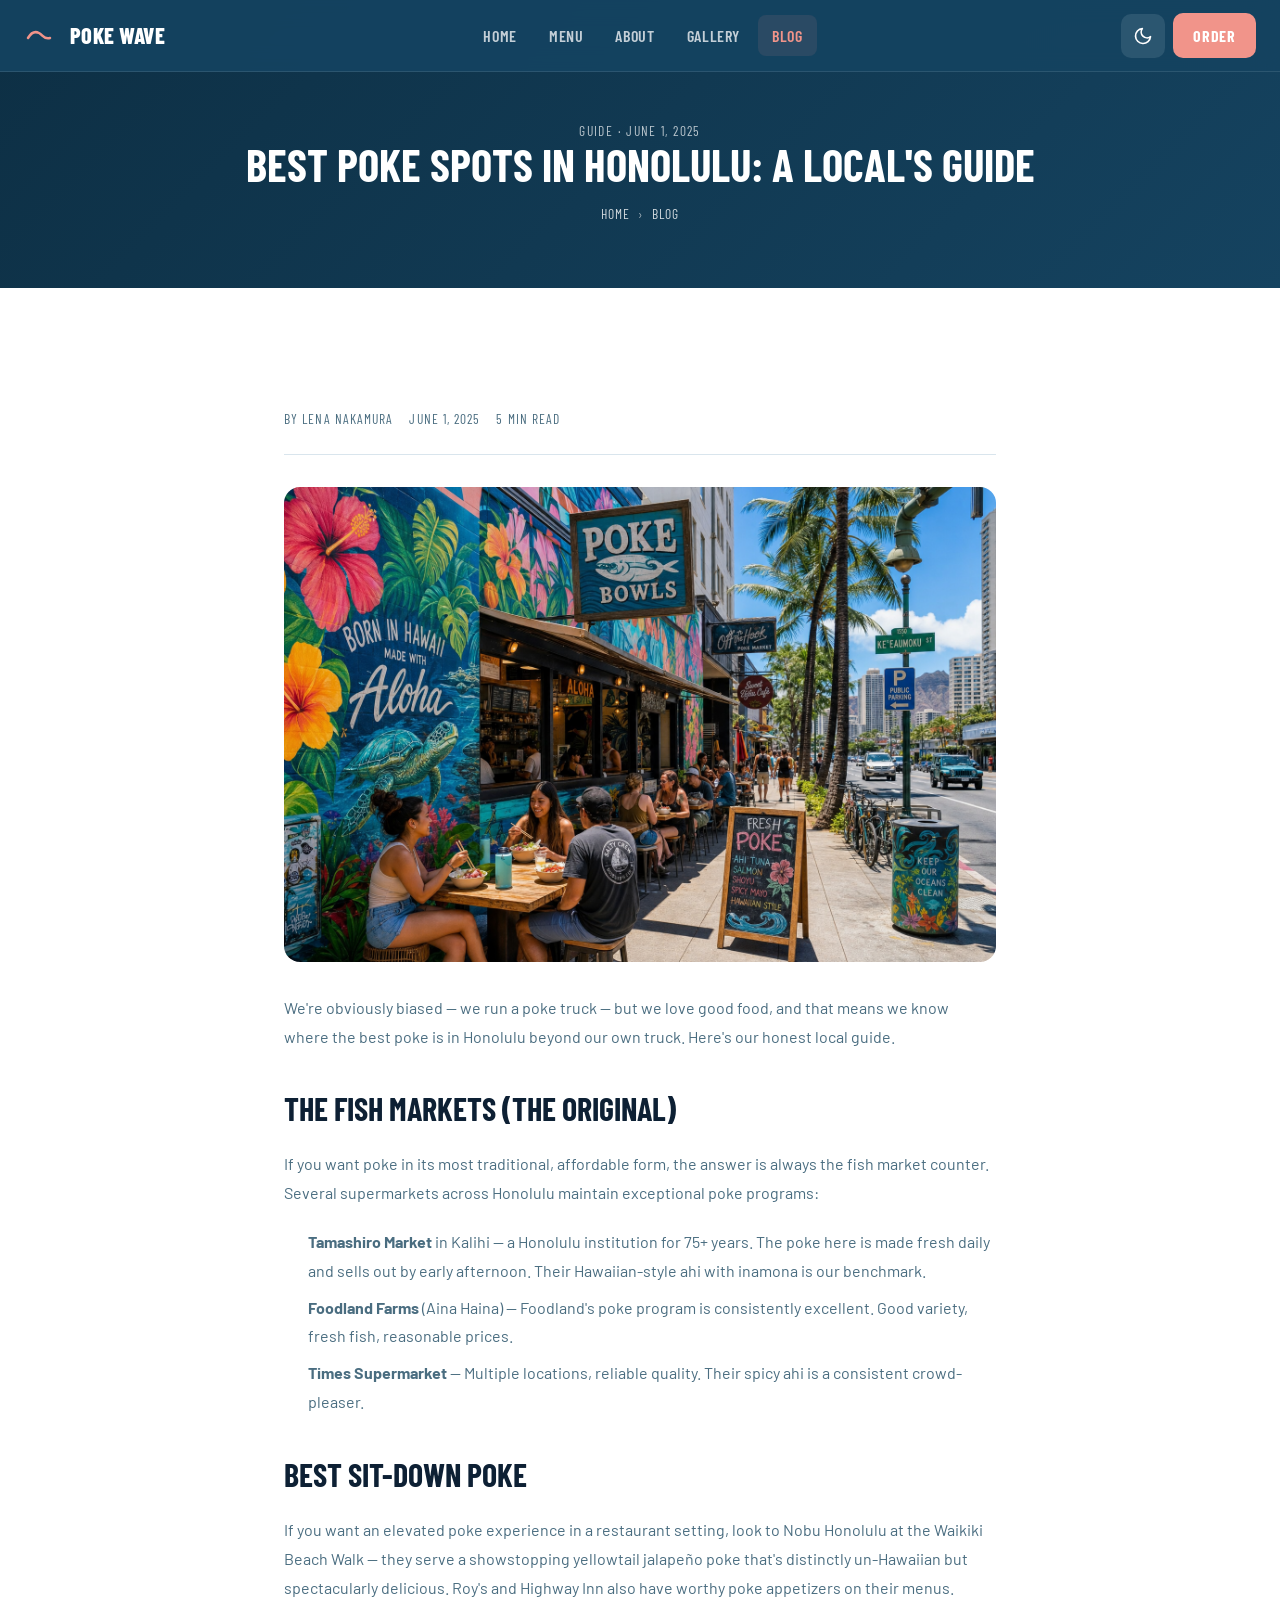
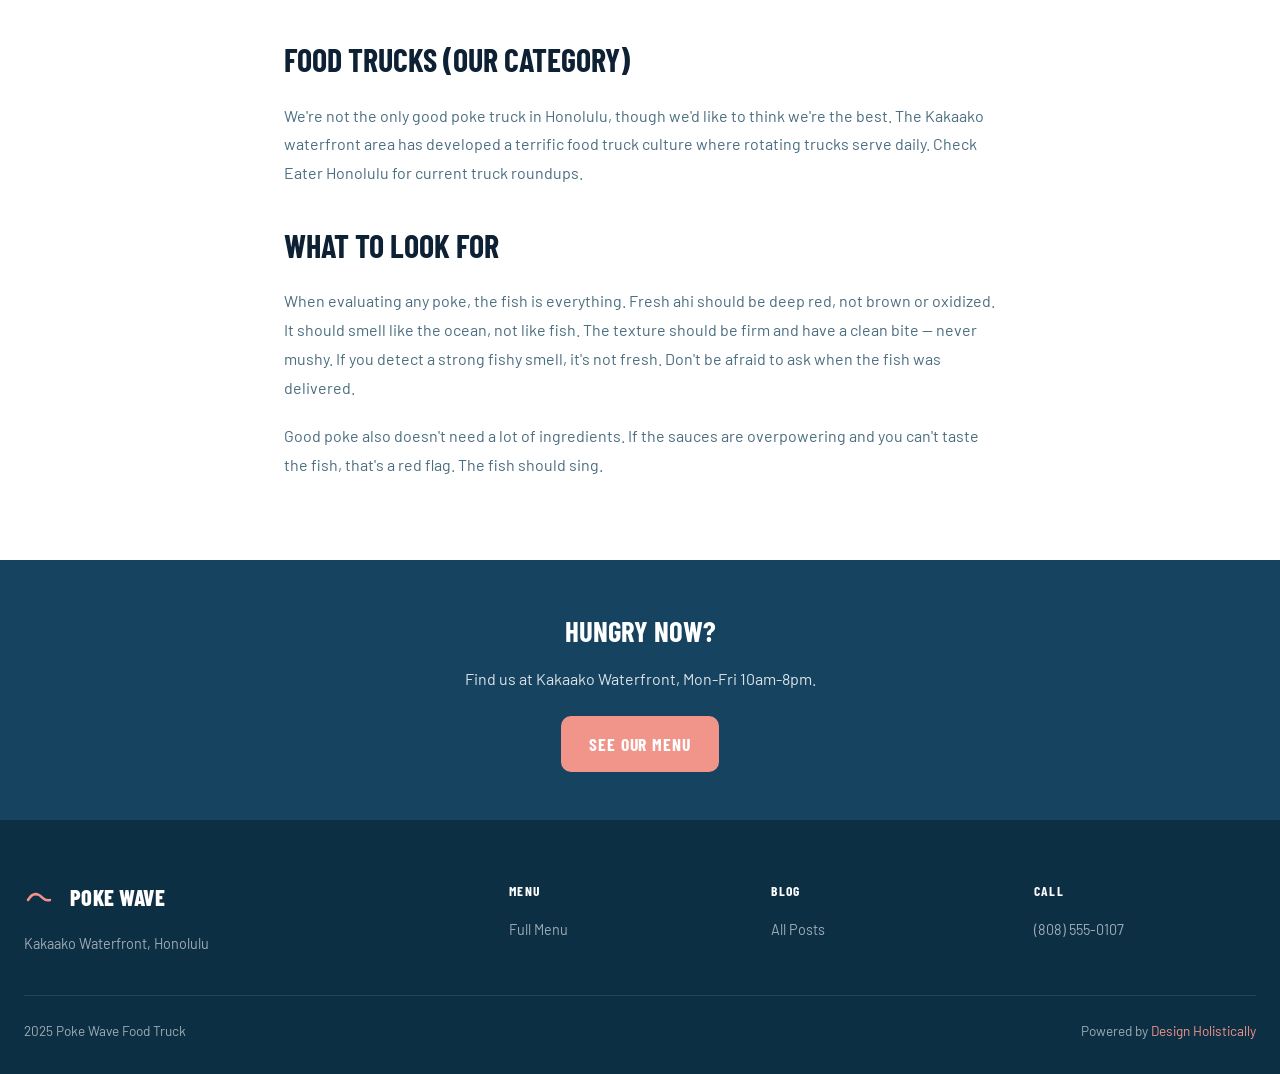
<file: blog-post-2.html>
<!DOCTYPE html>
<html lang="en" data-theme="light">
<head>
<meta charset="UTF-8"><meta name="viewport" content="width=device-width, initial-scale=1.0">
<title>Best Poke Spots in Honolulu: A Local's Guide — Poke Wave Blog</title>
<link rel="stylesheet" href="css/style.css">
  <link rel="icon" type="image/x-icon" href="images/favicon.ico">
  <link rel="icon" type="image/png" sizes="32x32" href="images/favicon-32x32.png">
  <link rel="icon" type="image/png" sizes="16x16" href="images/favicon-16x16.png">
  <link rel="apple-touch-icon" sizes="180x180" href="images/apple-touch-icon.png">
</head>
<body>
<header class="header"><div class="header-inner"><a href="index.html" class="logo"><svg viewBox="0 0 36 36" fill="none" width="36" height="36"><path d="M4 20c3-5 7-7 11-5s5 7 11 5" stroke="#F1948A" stroke-width="2.5" stroke-linecap="round" fill="none"/></svg>POKE WAVE</a><nav class="nav"><a href="index.html">Home</a><a href="services.html">Menu</a><a href="about.html">About</a><a href="gallery.html">Gallery</a><a href="blog.html" class="active">Blog</a></nav><div class="header-actions"><button id="themeToggle" class="btn-theme" aria-label="Toggle dark mode"></button><a href="booking.html" class="btn-order">Order</a><button id="hamburger" class="btn-hamburger" aria-label="Open menu"><span></span><span></span><span></span></button></div></div></header><nav id="mobileNav" class="mobile-nav"><a href="index.html">Home</a><a href="services.html">Menu</a><a href="blog.html">Blog</a><a href="booking.html">Cater</a></nav>
<div class="page-hero">
<p style="color:rgba(255,255,255,0.7);font-size:0.85rem;font-family:var(--font-display);text-transform:uppercase;letter-spacing:0.1em;">Guide · June 1, 2025</p>
<h1 style="font-size:clamp(1.6rem,4vw,2.8rem);">Best Poke Spots in Honolulu: A Local's Guide</h1>
<div class="breadcrumb"><a href="index.html">Home</a> › <a href="blog.html">Blog</a></div>
</div>
<article style="padding-top:60px;">
<div class="blog-post">
<div class="blog-post-meta"><span>By Lena Nakamura</span><span>June 1, 2025</span><span>5 min read</span></div>
<img src="images/blog-2.png" alt="Best Poke Spots in Honolulu: A Local's Guide" style="border-radius:16px;margin-bottom:32px;">
<p>We're obviously biased — we run a poke truck — but we love good food, and that means we know where the best poke is in Honolulu beyond our own truck. Here's our honest local guide.</p><h2>The Fish Markets (The Original)</h2><p>If you want poke in its most traditional, affordable form, the answer is always the fish market counter. Several supermarkets across Honolulu maintain exceptional poke programs:</p><ul><li><strong>Tamashiro Market</strong> in Kalihi — a Honolulu institution for 75+ years. The poke here is made fresh daily and sells out by early afternoon. Their Hawaiian-style ahi with inamona is our benchmark.</li><li><strong>Foodland Farms</strong> (Aina Haina) — Foodland's poke program is consistently excellent. Good variety, fresh fish, reasonable prices.</li><li><strong>Times Supermarket</strong> — Multiple locations, reliable quality. Their spicy ahi is a consistent crowd-pleaser.</li></ul><h2>Best Sit-Down Poke</h2><p>If you want an elevated poke experience in a restaurant setting, look to Nobu Honolulu at the Waikiki Beach Walk — they serve a showstopping yellowtail jalapeño poke that's distinctly un-Hawaiian but spectacularly delicious. Roy's and Highway Inn also have worthy poke appetizers on their menus.</p><h2>Food Trucks (Our Category)</h2><p>We're not the only good poke truck in Honolulu, though we'd like to think we're the best. The Kakaako waterfront area has developed a terrific food truck culture where rotating trucks serve daily. Check Eater Honolulu for current truck roundups.</p><h2>What to Look For</h2><p>When evaluating any poke, the fish is everything. Fresh ahi should be deep red, not brown or oxidized. It should smell like the ocean, not like fish. The texture should be firm and have a clean bite — never mushy. If you detect a strong fishy smell, it's not fresh. Don't be afraid to ask when the fish was delivered.</p><p>Good poke also doesn't need a lot of ingredients. If the sauces are overpowering and you can't taste the fish, that's a red flag. The fish should sing.</p>
</div>
</article>
<div style="background:var(--primary);padding:48px 24px;text-align:center;"><h3 style="font-family:var(--font-display);font-size:1.8rem;text-transform:uppercase;color:white;margin-bottom:12px;">Hungry Now?</h3><p style="color:rgba(255,255,255,0.85);margin-bottom:24px;">Find us at Kakaako Waterfront, Mon-Fri 10am-8pm.</p><a href="services.html" class="btn-primary" style="display:inline-flex;">See Our Menu</a></div><footer class="footer"><div class="footer-grid"><div class="footer-brand"><div class="logo"><svg viewBox="0 0 36 36" fill="none" width="36" height="36"><path d="M4 20c3-5 7-7 11-5s5 7 11 5" stroke="#F1948A" stroke-width="2.5" stroke-linecap="round" fill="none"/></svg>POKE WAVE</div><p>Kakaako Waterfront, Honolulu</p></div><div><h4>Menu</h4><div class="footer-links"><a href="services.html">Full Menu</a></div></div><div><h4>Blog</h4><div class="footer-links"><a href="blog.html">All Posts</a></div></div><div><h4>Call</h4><div class="footer-links"><a href="tel:+18085550107">(808) 555-0107</a></div></div></div><div class="footer-bottom"><p>2025 Poke Wave Food Truck</p><p>Powered by <a href="https://designholistically.com" target="_blank" rel="noopener">Design Holistically</a></p></div></footer><button id="backToTop" class="back-to-top"><svg width="20" height="20" viewBox="0 0 24 24" fill="none" stroke="currentColor" stroke-width="2"><polyline points="18 15 12 9 6 15"/></svg></button><script src="js/main.js"></script>
</body>
</html>
</file>
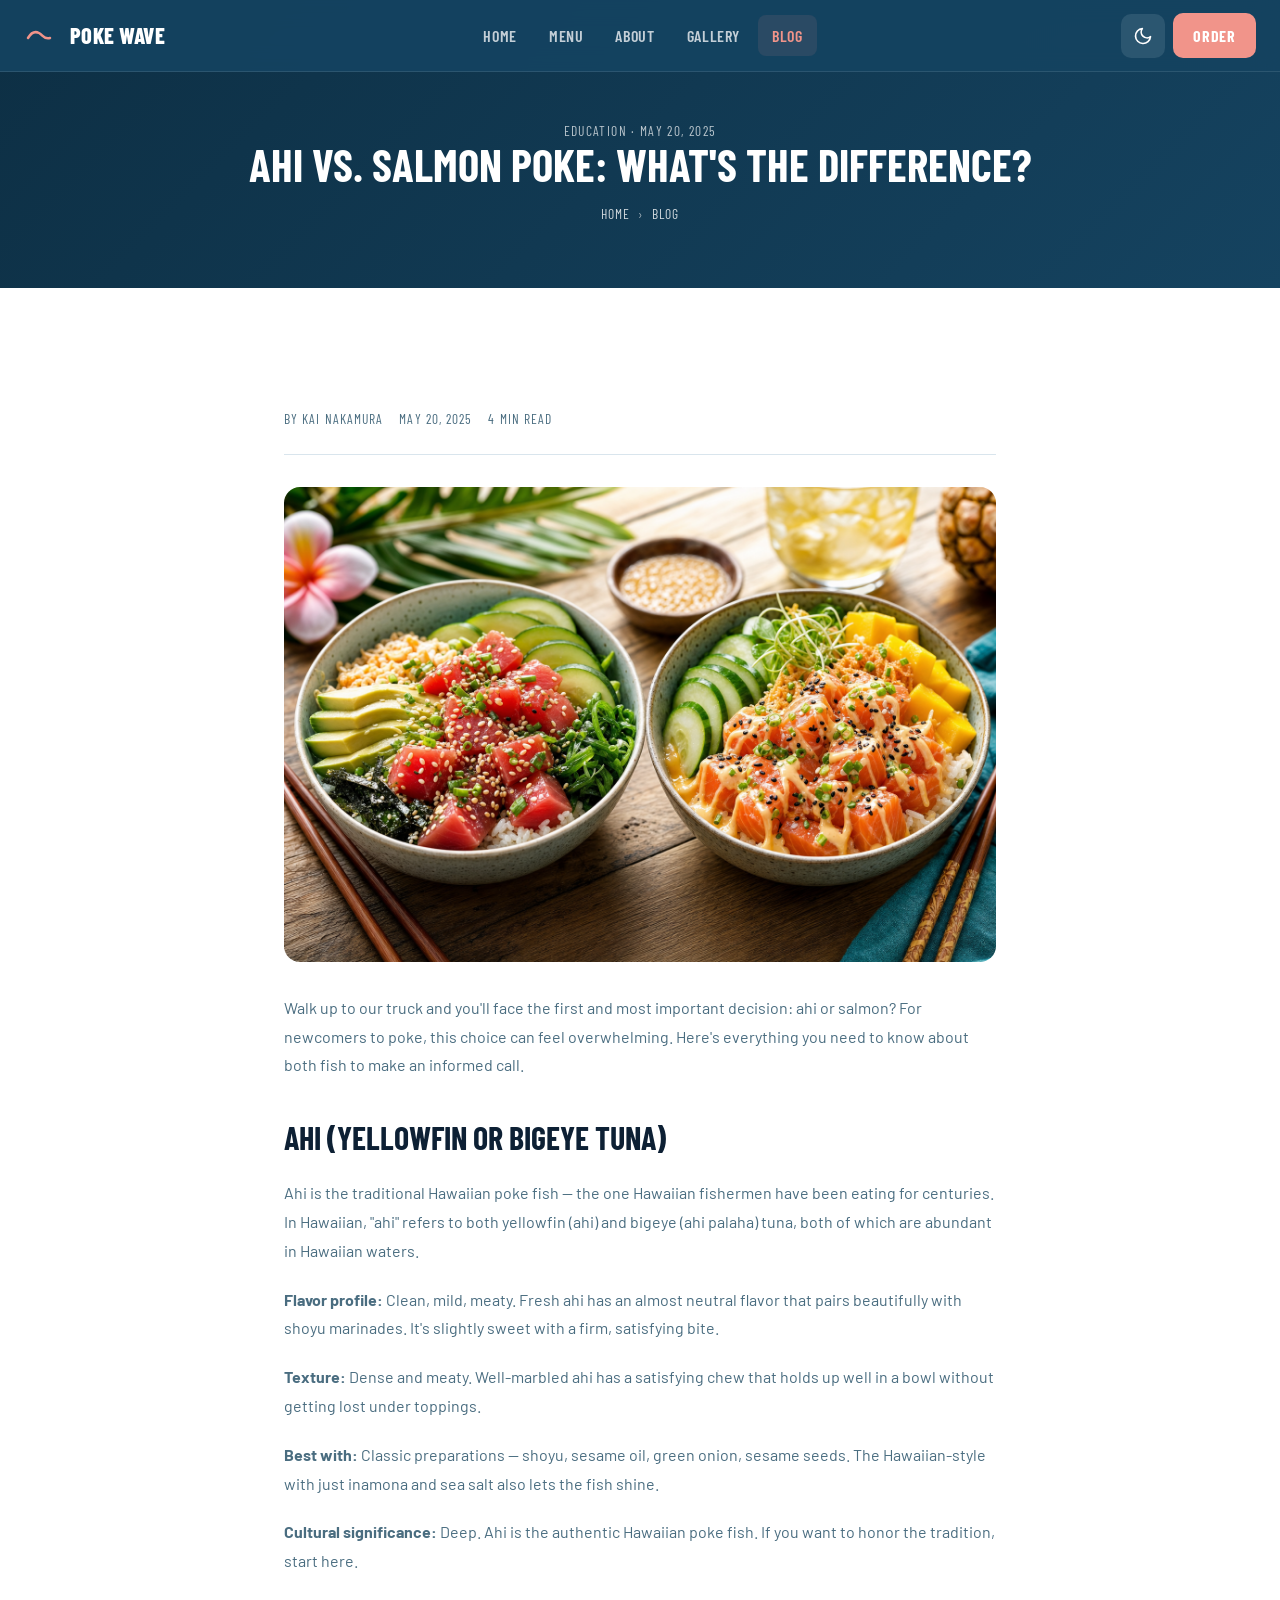
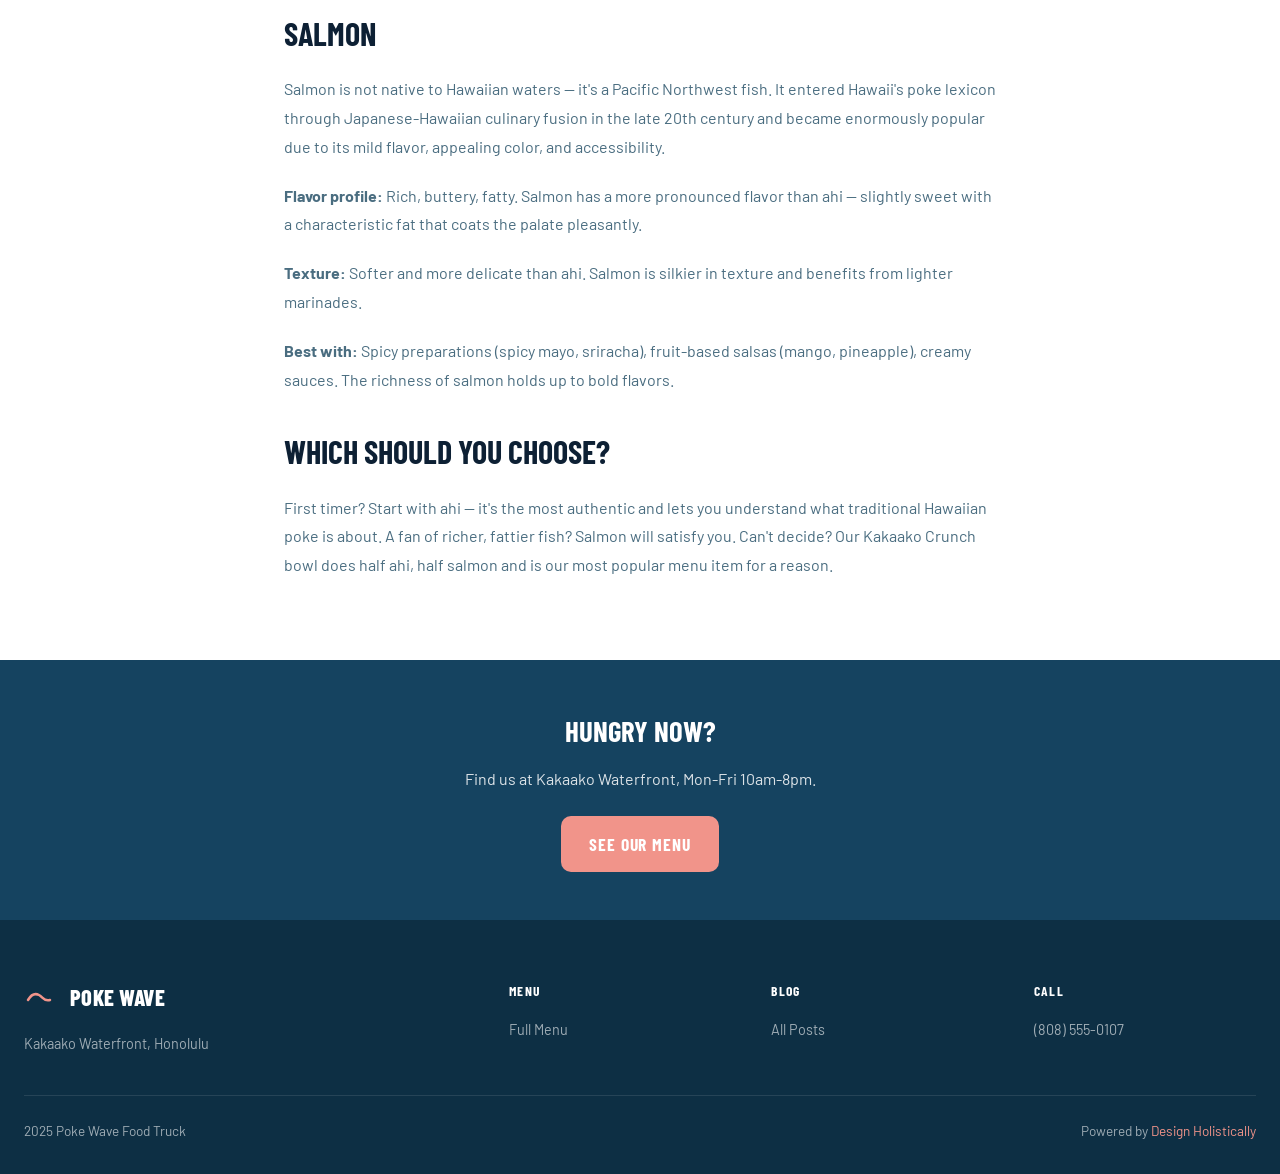
<file: blog-post-3.html>
<!DOCTYPE html>
<html lang="en" data-theme="light">
<head>
<meta charset="UTF-8"><meta name="viewport" content="width=device-width, initial-scale=1.0">
<title>Ahi vs. Salmon Poke: What's the Difference? — Poke Wave Blog</title>
<link rel="stylesheet" href="css/style.css">
  <link rel="icon" type="image/x-icon" href="images/favicon.ico">
  <link rel="icon" type="image/png" sizes="32x32" href="images/favicon-32x32.png">
  <link rel="icon" type="image/png" sizes="16x16" href="images/favicon-16x16.png">
  <link rel="apple-touch-icon" sizes="180x180" href="images/apple-touch-icon.png">
</head>
<body>
<header class="header"><div class="header-inner"><a href="index.html" class="logo"><svg viewBox="0 0 36 36" fill="none" width="36" height="36"><path d="M4 20c3-5 7-7 11-5s5 7 11 5" stroke="#F1948A" stroke-width="2.5" stroke-linecap="round" fill="none"/></svg>POKE WAVE</a><nav class="nav"><a href="index.html">Home</a><a href="services.html">Menu</a><a href="about.html">About</a><a href="gallery.html">Gallery</a><a href="blog.html" class="active">Blog</a></nav><div class="header-actions"><button id="themeToggle" class="btn-theme" aria-label="Toggle dark mode"></button><a href="booking.html" class="btn-order">Order</a><button id="hamburger" class="btn-hamburger" aria-label="Open menu"><span></span><span></span><span></span></button></div></div></header><nav id="mobileNav" class="mobile-nav"><a href="index.html">Home</a><a href="services.html">Menu</a><a href="blog.html">Blog</a><a href="booking.html">Cater</a></nav>
<div class="page-hero">
<p style="color:rgba(255,255,255,0.7);font-size:0.85rem;font-family:var(--font-display);text-transform:uppercase;letter-spacing:0.1em;">Education · May 20, 2025</p>
<h1 style="font-size:clamp(1.6rem,4vw,2.8rem);">Ahi vs. Salmon Poke: What's the Difference?</h1>
<div class="breadcrumb"><a href="index.html">Home</a> › <a href="blog.html">Blog</a></div>
</div>
<article style="padding-top:60px;">
<div class="blog-post">
<div class="blog-post-meta"><span>By Kai Nakamura</span><span>May 20, 2025</span><span>4 min read</span></div>
<img src="images/blog-3.png" alt="Ahi vs. Salmon Poke: What's the Difference?" style="border-radius:16px;margin-bottom:32px;">
<p>Walk up to our truck and you'll face the first and most important decision: ahi or salmon? For newcomers to poke, this choice can feel overwhelming. Here's everything you need to know about both fish to make an informed call.</p><h2>Ahi (Yellowfin or Bigeye Tuna)</h2><p>Ahi is the traditional Hawaiian poke fish — the one Hawaiian fishermen have been eating for centuries. In Hawaiian, "ahi" refers to both yellowfin (ahi) and bigeye (ahi palaha) tuna, both of which are abundant in Hawaiian waters.</p><p><strong>Flavor profile:</strong> Clean, mild, meaty. Fresh ahi has an almost neutral flavor that pairs beautifully with shoyu marinades. It's slightly sweet with a firm, satisfying bite.</p><p><strong>Texture:</strong> Dense and meaty. Well-marbled ahi has a satisfying chew that holds up well in a bowl without getting lost under toppings.</p><p><strong>Best with:</strong> Classic preparations — shoyu, sesame oil, green onion, sesame seeds. The Hawaiian-style with just inamona and sea salt also lets the fish shine.</p><p><strong>Cultural significance:</strong> Deep. Ahi is the authentic Hawaiian poke fish. If you want to honor the tradition, start here.</p><h2>Salmon</h2><p>Salmon is not native to Hawaiian waters — it's a Pacific Northwest fish. It entered Hawaii's poke lexicon through Japanese-Hawaiian culinary fusion in the late 20th century and became enormously popular due to its mild flavor, appealing color, and accessibility.</p><p><strong>Flavor profile:</strong> Rich, buttery, fatty. Salmon has a more pronounced flavor than ahi — slightly sweet with a characteristic fat that coats the palate pleasantly.</p><p><strong>Texture:</strong> Softer and more delicate than ahi. Salmon is silkier in texture and benefits from lighter marinades.</p><p><strong>Best with:</strong> Spicy preparations (spicy mayo, sriracha), fruit-based salsas (mango, pineapple), creamy sauces. The richness of salmon holds up to bold flavors.</p><h2>Which Should You Choose?</h2><p>First timer? Start with ahi — it's the most authentic and lets you understand what traditional Hawaiian poke is about. A fan of richer, fattier fish? Salmon will satisfy you. Can't decide? Our Kakaako Crunch bowl does half ahi, half salmon and is our most popular menu item for a reason.</p>
</div>
</article>
<div style="background:var(--primary);padding:48px 24px;text-align:center;"><h3 style="font-family:var(--font-display);font-size:1.8rem;text-transform:uppercase;color:white;margin-bottom:12px;">Hungry Now?</h3><p style="color:rgba(255,255,255,0.85);margin-bottom:24px;">Find us at Kakaako Waterfront, Mon-Fri 10am-8pm.</p><a href="services.html" class="btn-primary" style="display:inline-flex;">See Our Menu</a></div><footer class="footer"><div class="footer-grid"><div class="footer-brand"><div class="logo"><svg viewBox="0 0 36 36" fill="none" width="36" height="36"><path d="M4 20c3-5 7-7 11-5s5 7 11 5" stroke="#F1948A" stroke-width="2.5" stroke-linecap="round" fill="none"/></svg>POKE WAVE</div><p>Kakaako Waterfront, Honolulu</p></div><div><h4>Menu</h4><div class="footer-links"><a href="services.html">Full Menu</a></div></div><div><h4>Blog</h4><div class="footer-links"><a href="blog.html">All Posts</a></div></div><div><h4>Call</h4><div class="footer-links"><a href="tel:+18085550107">(808) 555-0107</a></div></div></div><div class="footer-bottom"><p>2025 Poke Wave Food Truck</p><p>Powered by <a href="https://designholistically.com" target="_blank" rel="noopener">Design Holistically</a></p></div></footer><button id="backToTop" class="back-to-top"><svg width="20" height="20" viewBox="0 0 24 24" fill="none" stroke="currentColor" stroke-width="2"><polyline points="18 15 12 9 6 15"/></svg></button><script src="js/main.js"></script>
</body>
</html>
</file>
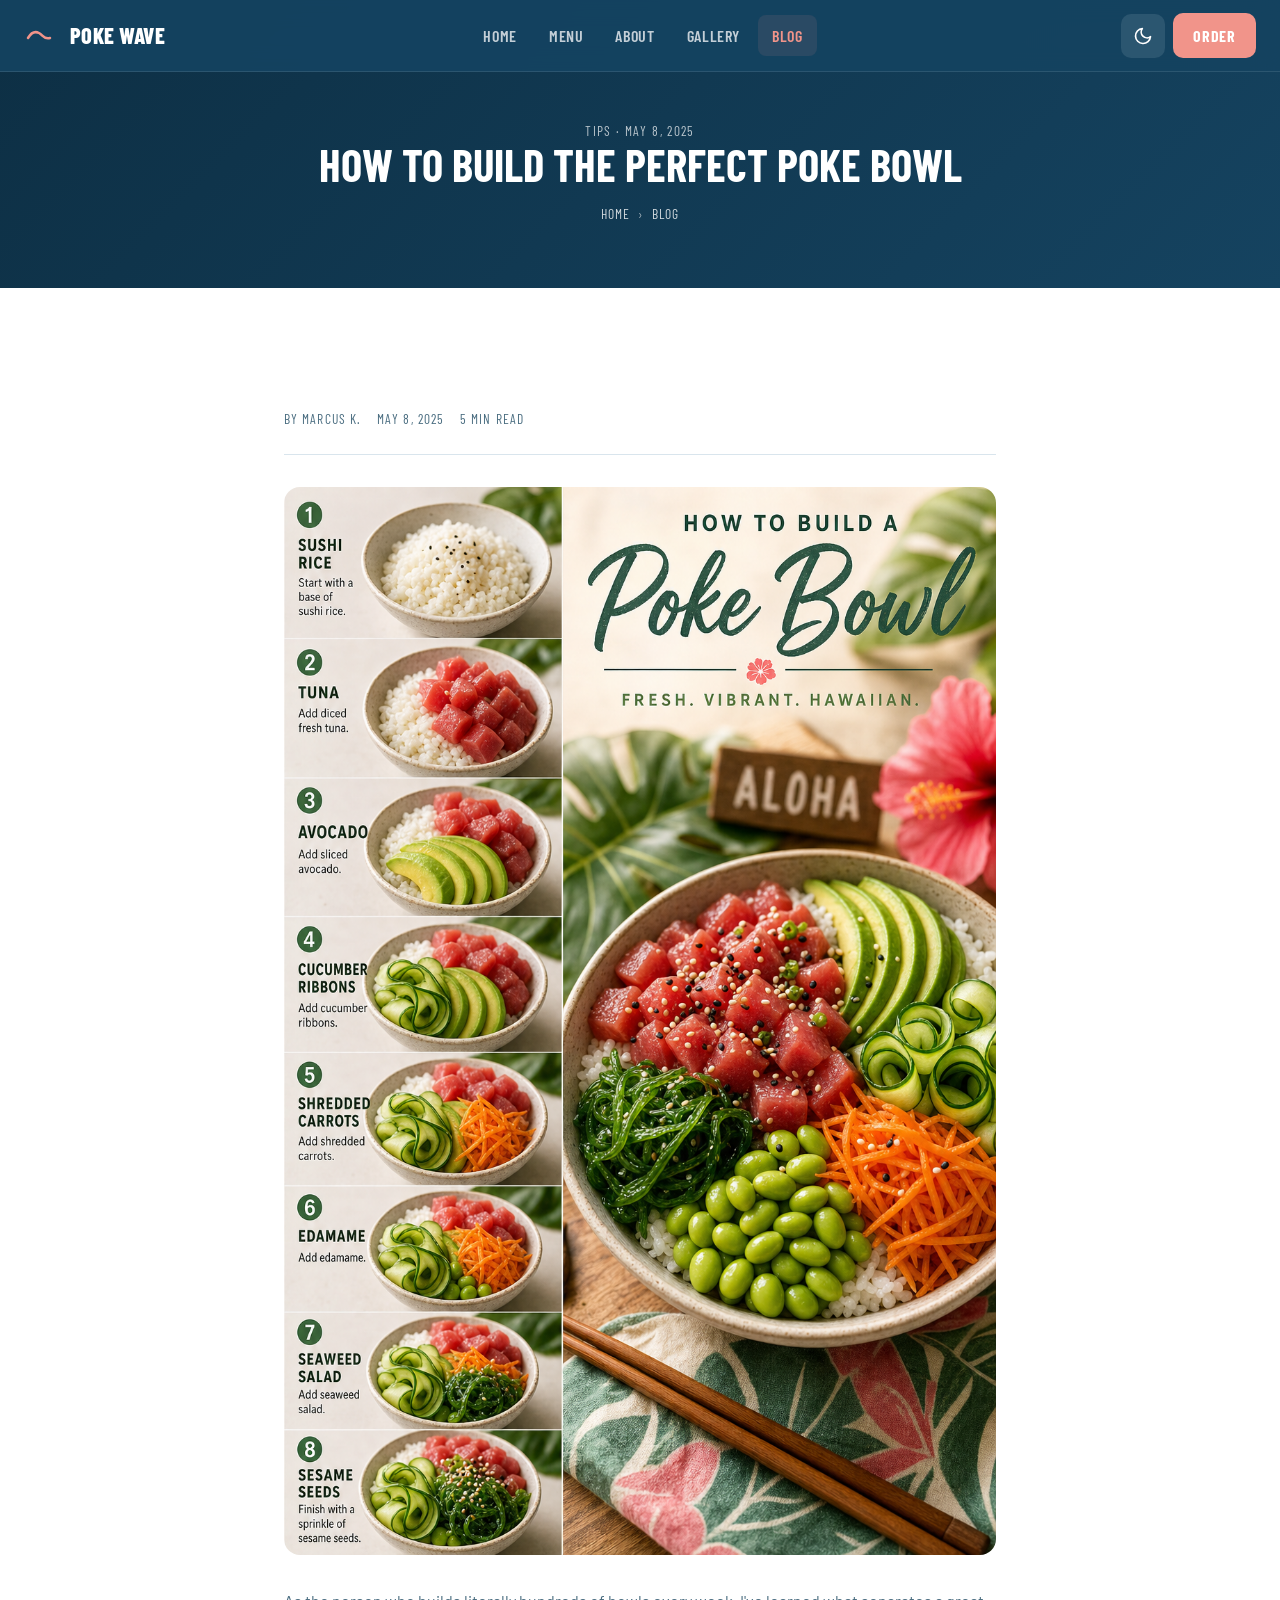
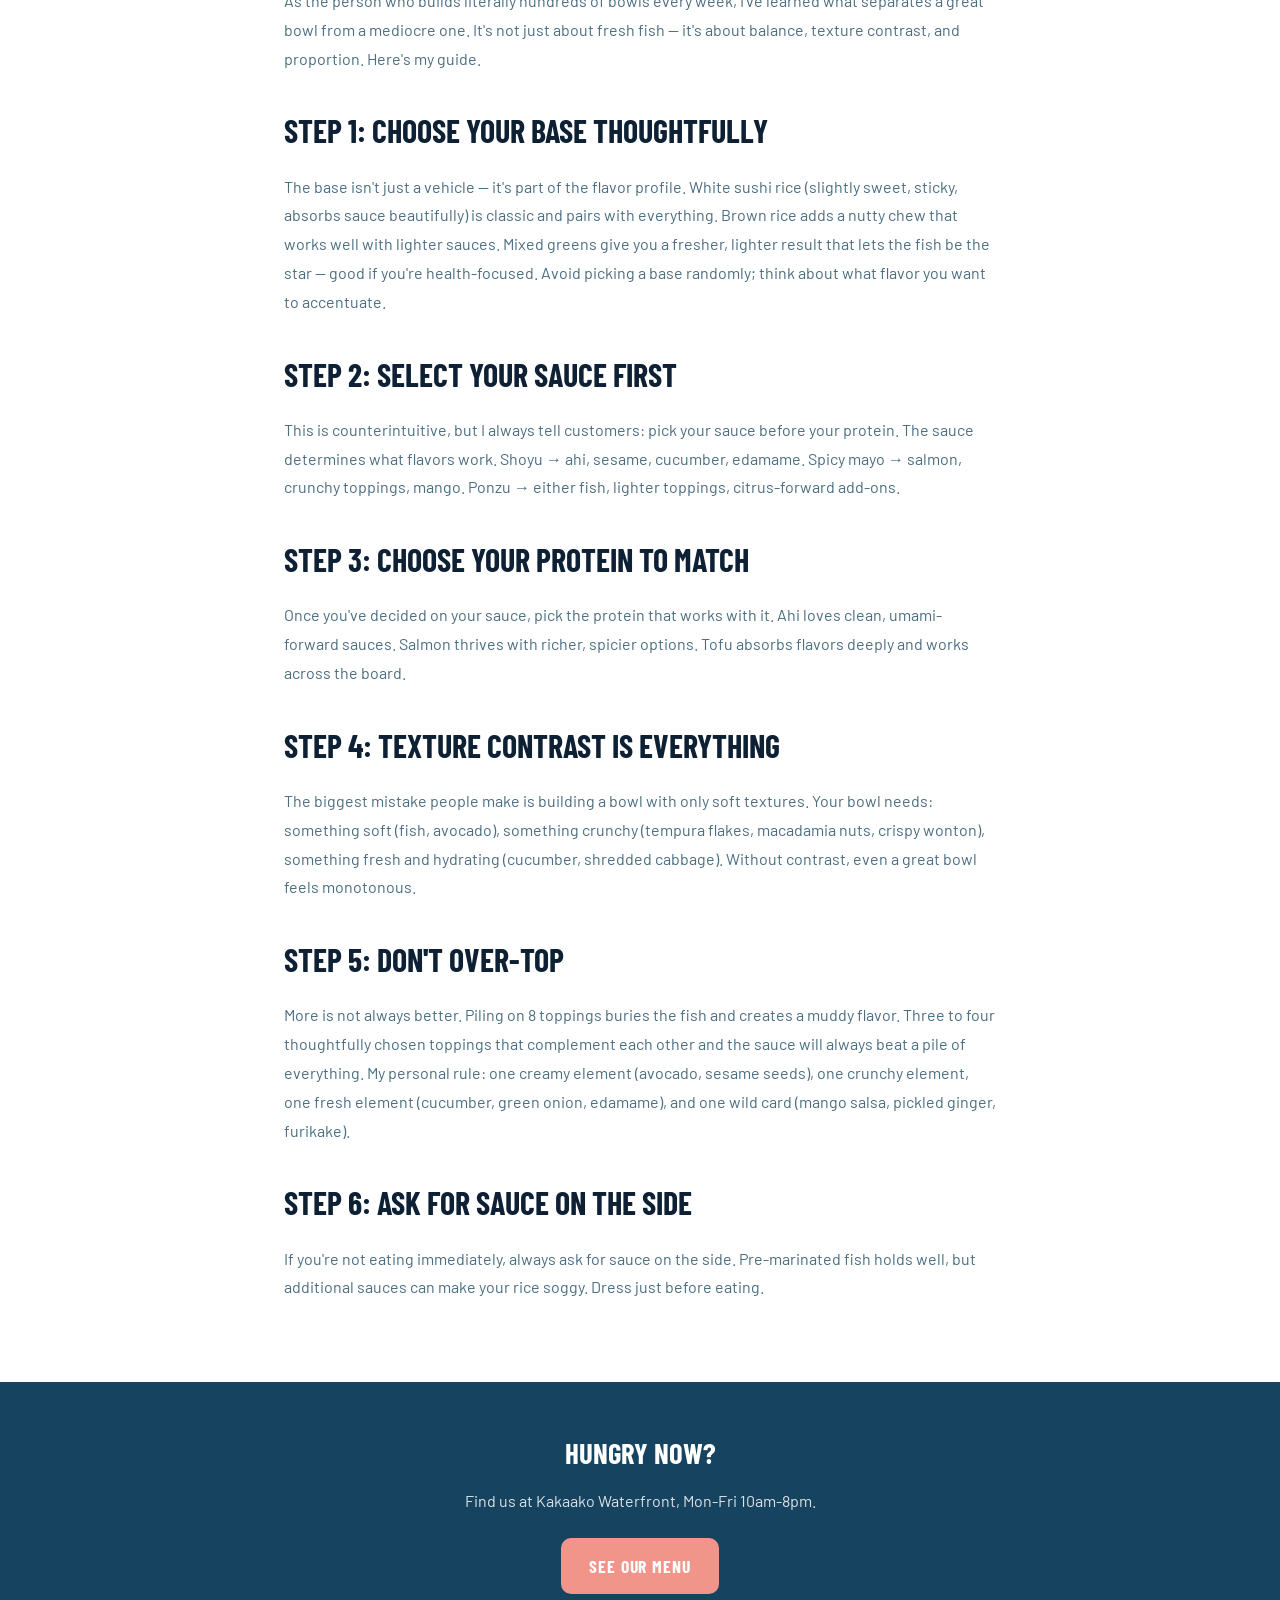
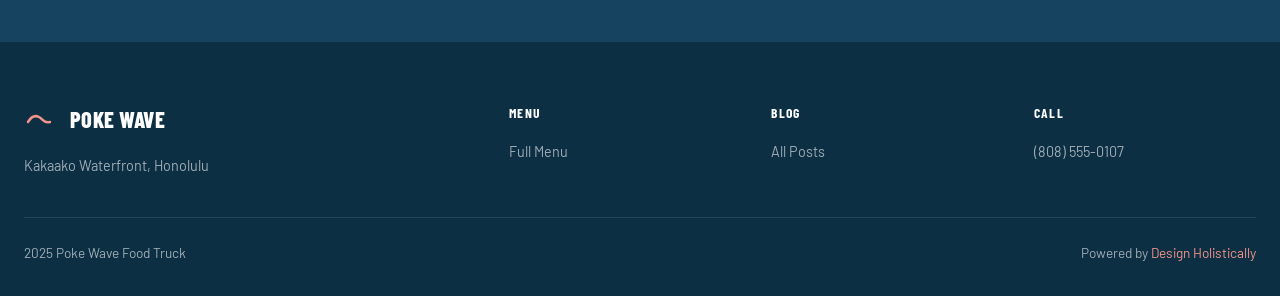
<file: blog-post-4.html>
<!DOCTYPE html>
<html lang="en" data-theme="light">
<head>
<meta charset="UTF-8"><meta name="viewport" content="width=device-width, initial-scale=1.0">
<title>How to Build the Perfect Poke Bowl — Poke Wave Blog</title>
<link rel="stylesheet" href="css/style.css">
  <link rel="icon" type="image/x-icon" href="images/favicon.ico">
  <link rel="icon" type="image/png" sizes="32x32" href="images/favicon-32x32.png">
  <link rel="icon" type="image/png" sizes="16x16" href="images/favicon-16x16.png">
  <link rel="apple-touch-icon" sizes="180x180" href="images/apple-touch-icon.png">
</head>
<body>
<header class="header"><div class="header-inner"><a href="index.html" class="logo"><svg viewBox="0 0 36 36" fill="none" width="36" height="36"><path d="M4 20c3-5 7-7 11-5s5 7 11 5" stroke="#F1948A" stroke-width="2.5" stroke-linecap="round" fill="none"/></svg>POKE WAVE</a><nav class="nav"><a href="index.html">Home</a><a href="services.html">Menu</a><a href="about.html">About</a><a href="gallery.html">Gallery</a><a href="blog.html" class="active">Blog</a></nav><div class="header-actions"><button id="themeToggle" class="btn-theme" aria-label="Toggle dark mode"></button><a href="booking.html" class="btn-order">Order</a><button id="hamburger" class="btn-hamburger" aria-label="Open menu"><span></span><span></span><span></span></button></div></div></header><nav id="mobileNav" class="mobile-nav"><a href="index.html">Home</a><a href="services.html">Menu</a><a href="blog.html">Blog</a><a href="booking.html">Cater</a></nav>
<div class="page-hero">
<p style="color:rgba(255,255,255,0.7);font-size:0.85rem;font-family:var(--font-display);text-transform:uppercase;letter-spacing:0.1em;">Tips · May 8, 2025</p>
<h1 style="font-size:clamp(1.6rem,4vw,2.8rem);">How to Build the Perfect Poke Bowl</h1>
<div class="breadcrumb"><a href="index.html">Home</a> › <a href="blog.html">Blog</a></div>
</div>
<article style="padding-top:60px;">
<div class="blog-post">
<div class="blog-post-meta"><span>By Marcus K.</span><span>May 8, 2025</span><span>5 min read</span></div>
<img src="images/blog-4.png" alt="How to Build the Perfect Poke Bowl" style="border-radius:16px;margin-bottom:32px;">
<p>As the person who builds literally hundreds of bowls every week, I've learned what separates a great bowl from a mediocre one. It's not just about fresh fish — it's about balance, texture contrast, and proportion. Here's my guide.</p><h2>Step 1: Choose Your Base Thoughtfully</h2><p>The base isn't just a vehicle — it's part of the flavor profile. White sushi rice (slightly sweet, sticky, absorbs sauce beautifully) is classic and pairs with everything. Brown rice adds a nutty chew that works well with lighter sauces. Mixed greens give you a fresher, lighter result that lets the fish be the star — good if you're health-focused. Avoid picking a base randomly; think about what flavor you want to accentuate.</p><h2>Step 2: Select Your Sauce First</h2><p>This is counterintuitive, but I always tell customers: pick your sauce before your protein. The sauce determines what flavors work. Shoyu → ahi, sesame, cucumber, edamame. Spicy mayo → salmon, crunchy toppings, mango. Ponzu → either fish, lighter toppings, citrus-forward add-ons.</p><h2>Step 3: Choose Your Protein to Match</h2><p>Once you've decided on your sauce, pick the protein that works with it. Ahi loves clean, umami-forward sauces. Salmon thrives with richer, spicier options. Tofu absorbs flavors deeply and works across the board.</p><h2>Step 4: Texture Contrast is Everything</h2><p>The biggest mistake people make is building a bowl with only soft textures. Your bowl needs: something soft (fish, avocado), something crunchy (tempura flakes, macadamia nuts, crispy wonton), something fresh and hydrating (cucumber, shredded cabbage). Without contrast, even a great bowl feels monotonous.</p><h2>Step 5: Don't Over-Top</h2><p>More is not always better. Piling on 8 toppings buries the fish and creates a muddy flavor. Three to four thoughtfully chosen toppings that complement each other and the sauce will always beat a pile of everything. My personal rule: one creamy element (avocado, sesame seeds), one crunchy element, one fresh element (cucumber, green onion, edamame), and one wild card (mango salsa, pickled ginger, furikake).</p><h2>Step 6: Ask For Sauce on the Side</h2><p>If you're not eating immediately, always ask for sauce on the side. Pre-marinated fish holds well, but additional sauces can make your rice soggy. Dress just before eating.</p>
</div>
</article>
<div style="background:var(--primary);padding:48px 24px;text-align:center;"><h3 style="font-family:var(--font-display);font-size:1.8rem;text-transform:uppercase;color:white;margin-bottom:12px;">Hungry Now?</h3><p style="color:rgba(255,255,255,0.85);margin-bottom:24px;">Find us at Kakaako Waterfront, Mon-Fri 10am-8pm.</p><a href="services.html" class="btn-primary" style="display:inline-flex;">See Our Menu</a></div><footer class="footer"><div class="footer-grid"><div class="footer-brand"><div class="logo"><svg viewBox="0 0 36 36" fill="none" width="36" height="36"><path d="M4 20c3-5 7-7 11-5s5 7 11 5" stroke="#F1948A" stroke-width="2.5" stroke-linecap="round" fill="none"/></svg>POKE WAVE</div><p>Kakaako Waterfront, Honolulu</p></div><div><h4>Menu</h4><div class="footer-links"><a href="services.html">Full Menu</a></div></div><div><h4>Blog</h4><div class="footer-links"><a href="blog.html">All Posts</a></div></div><div><h4>Call</h4><div class="footer-links"><a href="tel:+18085550107">(808) 555-0107</a></div></div></div><div class="footer-bottom"><p>2025 Poke Wave Food Truck</p><p>Powered by <a href="https://designholistically.com" target="_blank" rel="noopener">Design Holistically</a></p></div></footer><button id="backToTop" class="back-to-top"><svg width="20" height="20" viewBox="0 0 24 24" fill="none" stroke="currentColor" stroke-width="2"><polyline points="18 15 12 9 6 15"/></svg></button><script src="js/main.js"></script>
</body>
</html>
</file>
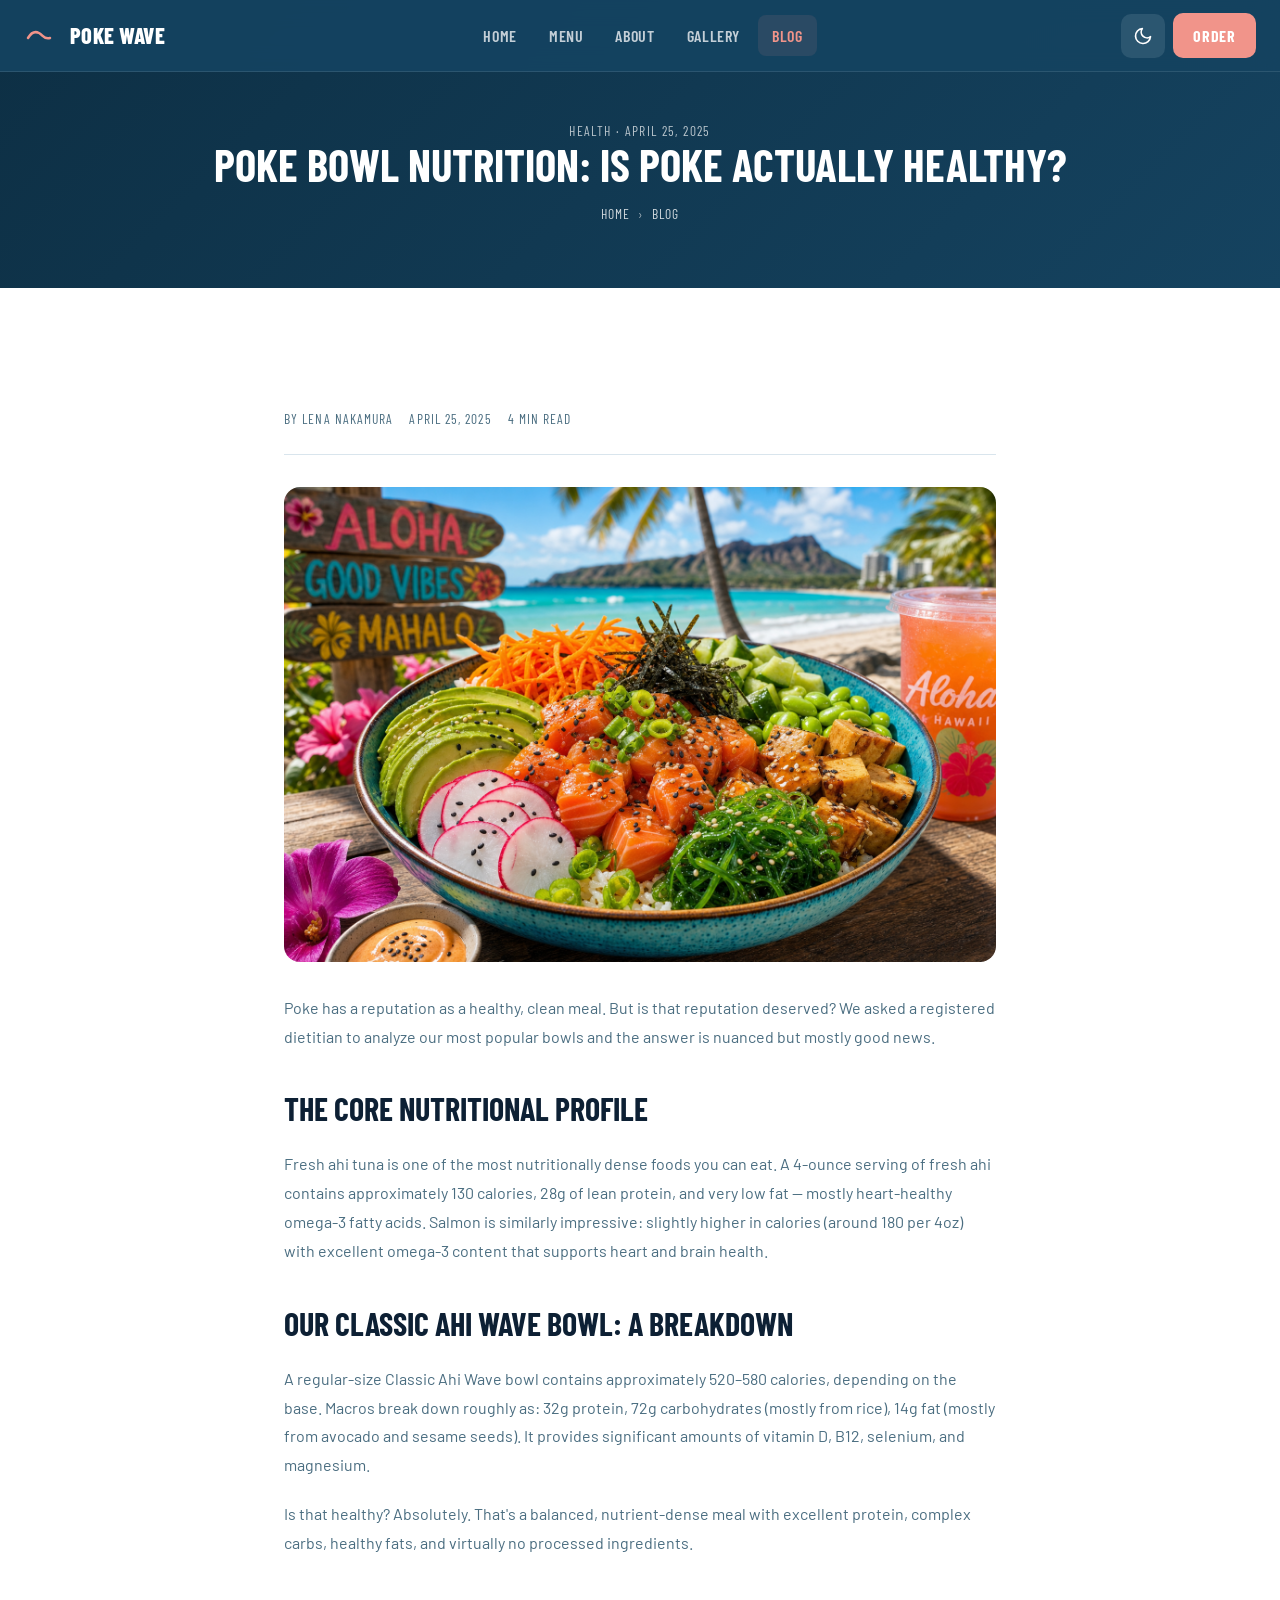
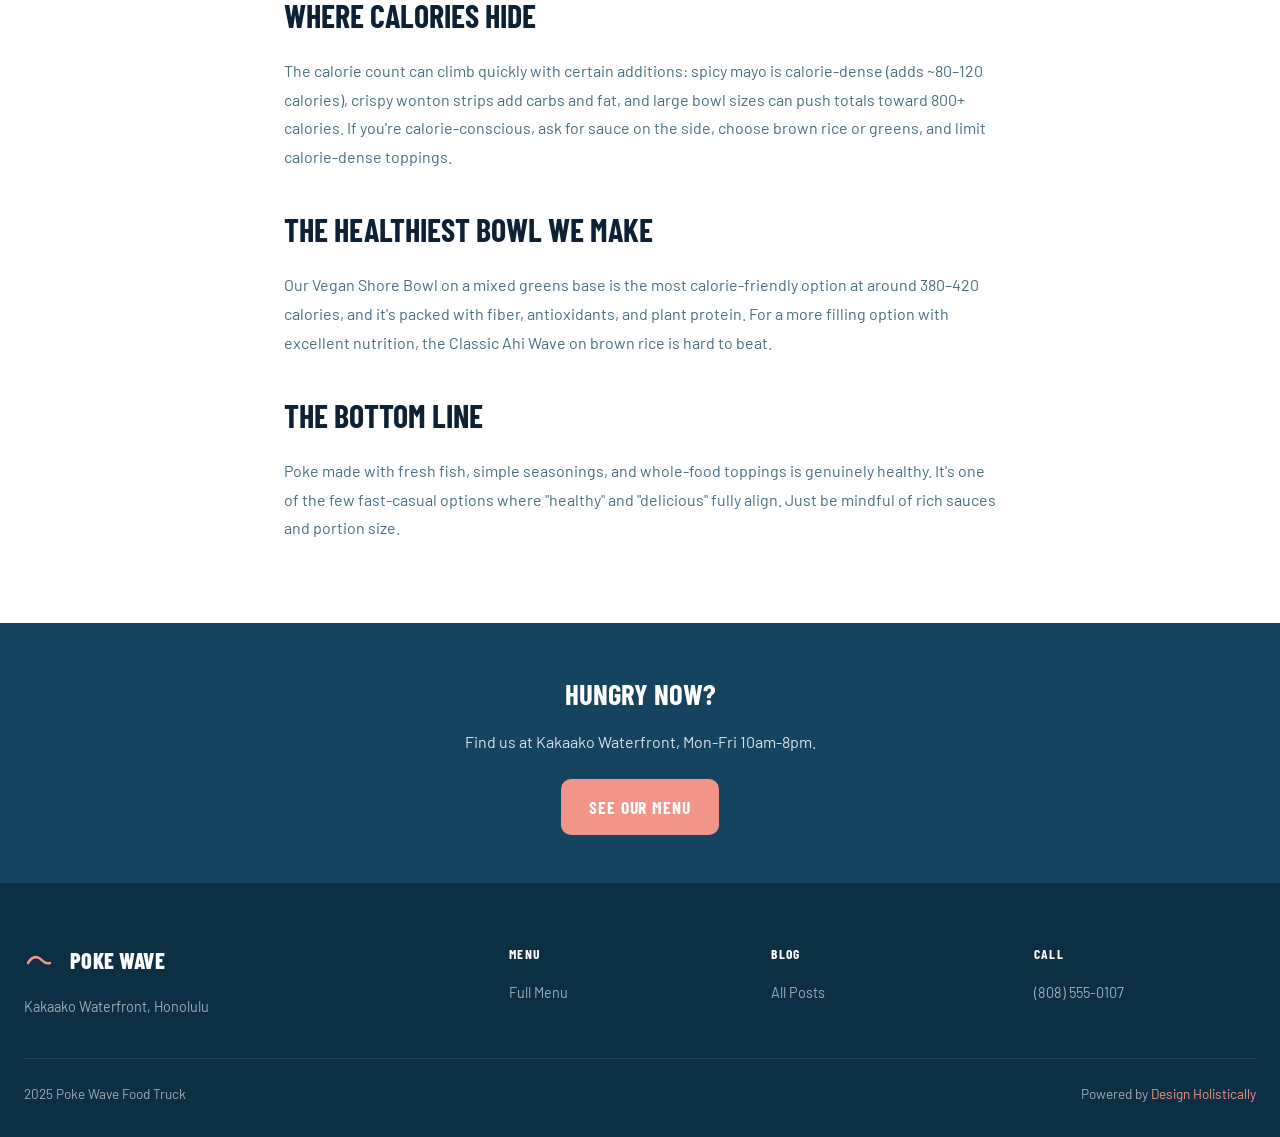
<file: blog-post-5.html>
<!DOCTYPE html>
<html lang="en" data-theme="light">
<head>
<meta charset="UTF-8"><meta name="viewport" content="width=device-width, initial-scale=1.0">
<title>Poke Bowl Nutrition: Is Poke Actually Healthy? — Poke Wave Blog</title>
<link rel="stylesheet" href="css/style.css">
  <link rel="icon" type="image/x-icon" href="images/favicon.ico">
  <link rel="icon" type="image/png" sizes="32x32" href="images/favicon-32x32.png">
  <link rel="icon" type="image/png" sizes="16x16" href="images/favicon-16x16.png">
  <link rel="apple-touch-icon" sizes="180x180" href="images/apple-touch-icon.png">
</head>
<body>
<header class="header"><div class="header-inner"><a href="index.html" class="logo"><svg viewBox="0 0 36 36" fill="none" width="36" height="36"><path d="M4 20c3-5 7-7 11-5s5 7 11 5" stroke="#F1948A" stroke-width="2.5" stroke-linecap="round" fill="none"/></svg>POKE WAVE</a><nav class="nav"><a href="index.html">Home</a><a href="services.html">Menu</a><a href="about.html">About</a><a href="gallery.html">Gallery</a><a href="blog.html" class="active">Blog</a></nav><div class="header-actions"><button id="themeToggle" class="btn-theme" aria-label="Toggle dark mode"></button><a href="booking.html" class="btn-order">Order</a><button id="hamburger" class="btn-hamburger" aria-label="Open menu"><span></span><span></span><span></span></button></div></div></header><nav id="mobileNav" class="mobile-nav"><a href="index.html">Home</a><a href="services.html">Menu</a><a href="blog.html">Blog</a><a href="booking.html">Cater</a></nav>
<div class="page-hero">
<p style="color:rgba(255,255,255,0.7);font-size:0.85rem;font-family:var(--font-display);text-transform:uppercase;letter-spacing:0.1em;">Health · April 25, 2025</p>
<h1 style="font-size:clamp(1.6rem,4vw,2.8rem);">Poke Bowl Nutrition: Is Poke Actually Healthy?</h1>
<div class="breadcrumb"><a href="index.html">Home</a> › <a href="blog.html">Blog</a></div>
</div>
<article style="padding-top:60px;">
<div class="blog-post">
<div class="blog-post-meta"><span>By Lena Nakamura</span><span>April 25, 2025</span><span>4 min read</span></div>
<img src="images/blog-5.png" alt="Poke Bowl Nutrition: Is Poke Actually Healthy?" style="border-radius:16px;margin-bottom:32px;">
<p>Poke has a reputation as a healthy, clean meal. But is that reputation deserved? We asked a registered dietitian to analyze our most popular bowls and the answer is nuanced but mostly good news.</p><h2>The Core Nutritional Profile</h2><p>Fresh ahi tuna is one of the most nutritionally dense foods you can eat. A 4-ounce serving of fresh ahi contains approximately 130 calories, 28g of lean protein, and very low fat — mostly heart-healthy omega-3 fatty acids. Salmon is similarly impressive: slightly higher in calories (around 180 per 4oz) with excellent omega-3 content that supports heart and brain health.</p><h2>Our Classic Ahi Wave Bowl: A Breakdown</h2><p>A regular-size Classic Ahi Wave bowl contains approximately 520–580 calories, depending on the base. Macros break down roughly as: 32g protein, 72g carbohydrates (mostly from rice), 14g fat (mostly from avocado and sesame seeds). It provides significant amounts of vitamin D, B12, selenium, and magnesium.</p><p>Is that healthy? Absolutely. That's a balanced, nutrient-dense meal with excellent protein, complex carbs, healthy fats, and virtually no processed ingredients.</p><h2>Where Calories Hide</h2><p>The calorie count can climb quickly with certain additions: spicy mayo is calorie-dense (adds ~80–120 calories), crispy wonton strips add carbs and fat, and large bowl sizes can push totals toward 800+ calories. If you're calorie-conscious, ask for sauce on the side, choose brown rice or greens, and limit calorie-dense toppings.</p><h2>The Healthiest Bowl We Make</h2><p>Our Vegan Shore Bowl on a mixed greens base is the most calorie-friendly option at around 380–420 calories, and it's packed with fiber, antioxidants, and plant protein. For a more filling option with excellent nutrition, the Classic Ahi Wave on brown rice is hard to beat.</p><h2>The Bottom Line</h2><p>Poke made with fresh fish, simple seasonings, and whole-food toppings is genuinely healthy. It's one of the few fast-casual options where "healthy" and "delicious" fully align. Just be mindful of rich sauces and portion size.</p>
</div>
</article>
<div style="background:var(--primary);padding:48px 24px;text-align:center;"><h3 style="font-family:var(--font-display);font-size:1.8rem;text-transform:uppercase;color:white;margin-bottom:12px;">Hungry Now?</h3><p style="color:rgba(255,255,255,0.85);margin-bottom:24px;">Find us at Kakaako Waterfront, Mon-Fri 10am-8pm.</p><a href="services.html" class="btn-primary" style="display:inline-flex;">See Our Menu</a></div><footer class="footer"><div class="footer-grid"><div class="footer-brand"><div class="logo"><svg viewBox="0 0 36 36" fill="none" width="36" height="36"><path d="M4 20c3-5 7-7 11-5s5 7 11 5" stroke="#F1948A" stroke-width="2.5" stroke-linecap="round" fill="none"/></svg>POKE WAVE</div><p>Kakaako Waterfront, Honolulu</p></div><div><h4>Menu</h4><div class="footer-links"><a href="services.html">Full Menu</a></div></div><div><h4>Blog</h4><div class="footer-links"><a href="blog.html">All Posts</a></div></div><div><h4>Call</h4><div class="footer-links"><a href="tel:+18085550107">(808) 555-0107</a></div></div></div><div class="footer-bottom"><p>2025 Poke Wave Food Truck</p><p>Powered by <a href="https://designholistically.com" target="_blank" rel="noopener">Design Holistically</a></p></div></footer><button id="backToTop" class="back-to-top"><svg width="20" height="20" viewBox="0 0 24 24" fill="none" stroke="currentColor" stroke-width="2"><polyline points="18 15 12 9 6 15"/></svg></button><script src="js/main.js"></script>
</body>
</html>
</file>
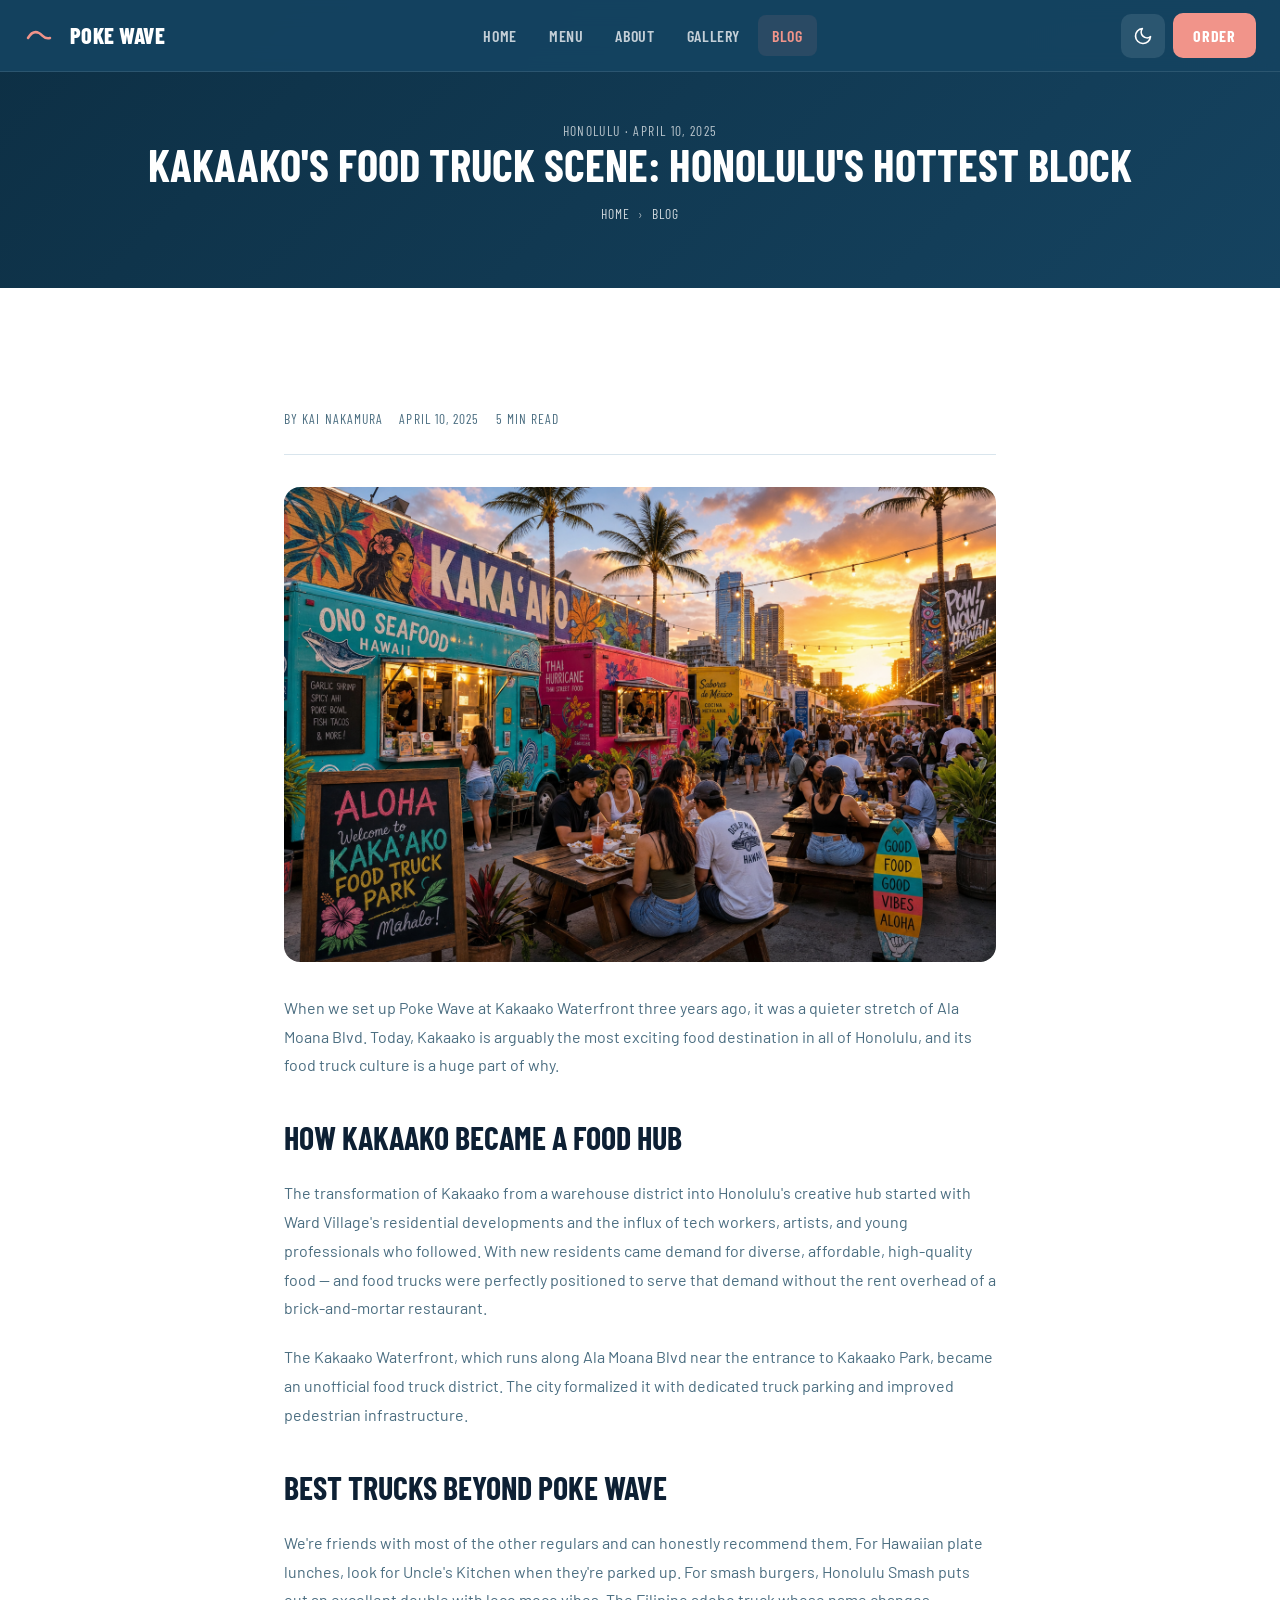
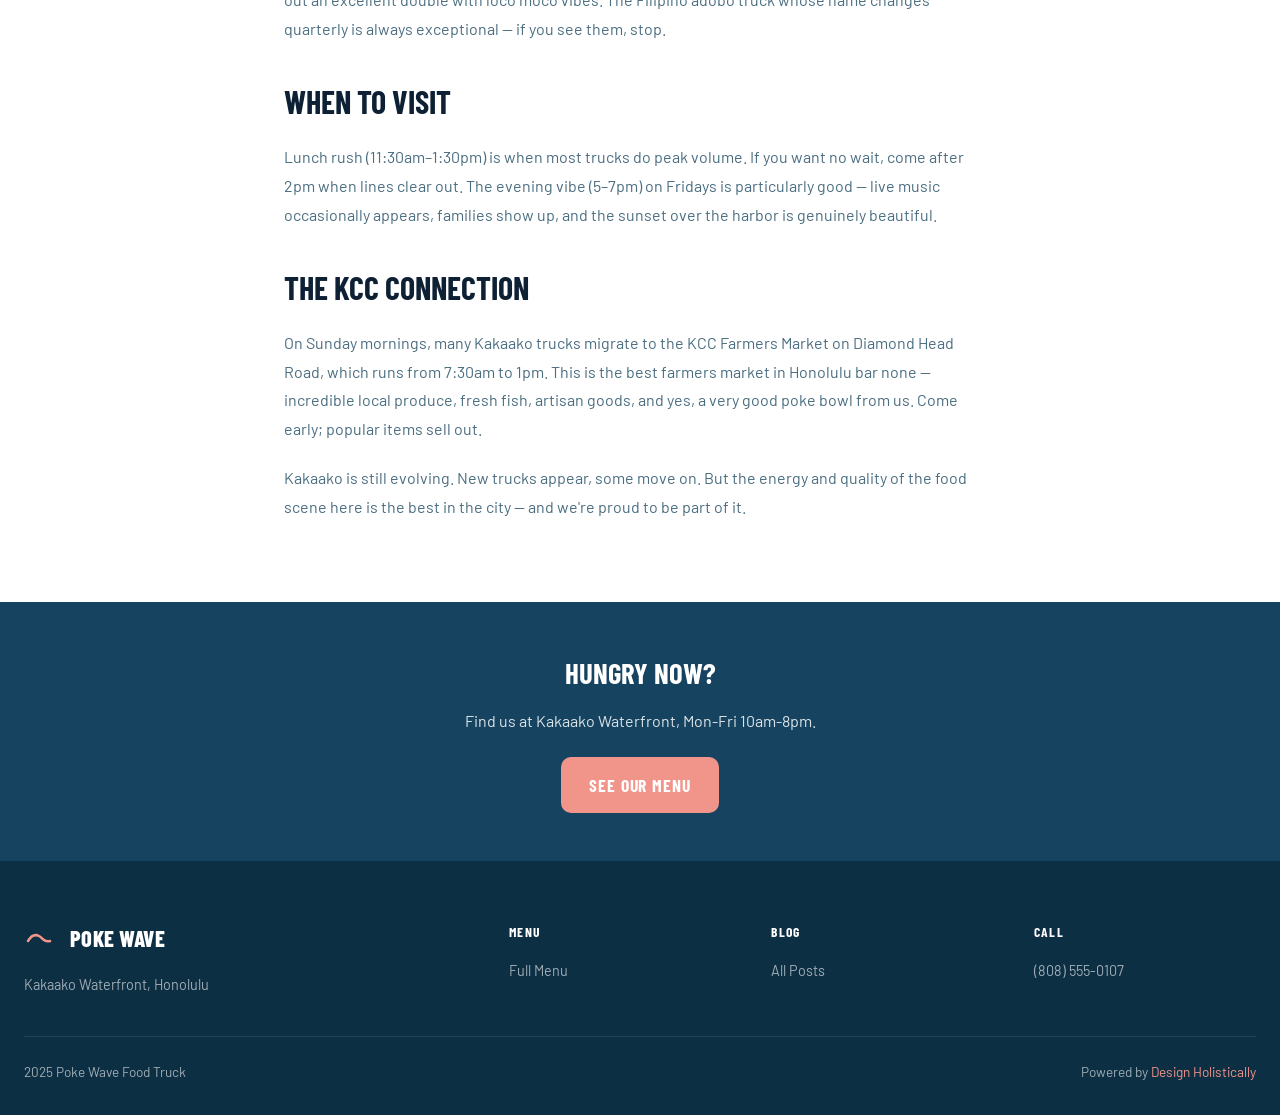
<file: blog-post-6.html>
<!DOCTYPE html>
<html lang="en" data-theme="light">
<head>
<meta charset="UTF-8"><meta name="viewport" content="width=device-width, initial-scale=1.0">
<title>Kakaako's Food Truck Scene: Honolulu's Hottest Block — Poke Wave Blog</title>
<link rel="stylesheet" href="css/style.css">
  <link rel="icon" type="image/x-icon" href="images/favicon.ico">
  <link rel="icon" type="image/png" sizes="32x32" href="images/favicon-32x32.png">
  <link rel="icon" type="image/png" sizes="16x16" href="images/favicon-16x16.png">
  <link rel="apple-touch-icon" sizes="180x180" href="images/apple-touch-icon.png">
</head>
<body>
<header class="header"><div class="header-inner"><a href="index.html" class="logo"><svg viewBox="0 0 36 36" fill="none" width="36" height="36"><path d="M4 20c3-5 7-7 11-5s5 7 11 5" stroke="#F1948A" stroke-width="2.5" stroke-linecap="round" fill="none"/></svg>POKE WAVE</a><nav class="nav"><a href="index.html">Home</a><a href="services.html">Menu</a><a href="about.html">About</a><a href="gallery.html">Gallery</a><a href="blog.html" class="active">Blog</a></nav><div class="header-actions"><button id="themeToggle" class="btn-theme" aria-label="Toggle dark mode"></button><a href="booking.html" class="btn-order">Order</a><button id="hamburger" class="btn-hamburger" aria-label="Open menu"><span></span><span></span><span></span></button></div></div></header><nav id="mobileNav" class="mobile-nav"><a href="index.html">Home</a><a href="services.html">Menu</a><a href="blog.html">Blog</a><a href="booking.html">Cater</a></nav>
<div class="page-hero">
<p style="color:rgba(255,255,255,0.7);font-size:0.85rem;font-family:var(--font-display);text-transform:uppercase;letter-spacing:0.1em;">Honolulu · April 10, 2025</p>
<h1 style="font-size:clamp(1.6rem,4vw,2.8rem);">Kakaako's Food Truck Scene: Honolulu's Hottest Block</h1>
<div class="breadcrumb"><a href="index.html">Home</a> › <a href="blog.html">Blog</a></div>
</div>
<article style="padding-top:60px;">
<div class="blog-post">
<div class="blog-post-meta"><span>By Kai Nakamura</span><span>April 10, 2025</span><span>5 min read</span></div>
<img src="images/blog-6.png" alt="Kakaako's Food Truck Scene: Honolulu's Hottest Block" style="border-radius:16px;margin-bottom:32px;">
<p>When we set up Poke Wave at Kakaako Waterfront three years ago, it was a quieter stretch of Ala Moana Blvd. Today, Kakaako is arguably the most exciting food destination in all of Honolulu, and its food truck culture is a huge part of why.</p><h2>How Kakaako Became a Food Hub</h2><p>The transformation of Kakaako from a warehouse district into Honolulu's creative hub started with Ward Village's residential developments and the influx of tech workers, artists, and young professionals who followed. With new residents came demand for diverse, affordable, high-quality food — and food trucks were perfectly positioned to serve that demand without the rent overhead of a brick-and-mortar restaurant.</p><p>The Kakaako Waterfront, which runs along Ala Moana Blvd near the entrance to Kakaako Park, became an unofficial food truck district. The city formalized it with dedicated truck parking and improved pedestrian infrastructure.</p><h2>Best Trucks Beyond Poke Wave</h2><p>We're friends with most of the other regulars and can honestly recommend them. For Hawaiian plate lunches, look for Uncle's Kitchen when they're parked up. For smash burgers, Honolulu Smash puts out an excellent double with loco moco vibes. The Filipino adobo truck whose name changes quarterly is always exceptional — if you see them, stop.</p><h2>When to Visit</h2><p>Lunch rush (11:30am–1:30pm) is when most trucks do peak volume. If you want no wait, come after 2pm when lines clear out. The evening vibe (5–7pm) on Fridays is particularly good — live music occasionally appears, families show up, and the sunset over the harbor is genuinely beautiful.</p><h2>The KCC Connection</h2><p>On Sunday mornings, many Kakaako trucks migrate to the KCC Farmers Market on Diamond Head Road, which runs from 7:30am to 1pm. This is the best farmers market in Honolulu bar none — incredible local produce, fresh fish, artisan goods, and yes, a very good poke bowl from us. Come early; popular items sell out.</p><p>Kakaako is still evolving. New trucks appear, some move on. But the energy and quality of the food scene here is the best in the city — and we're proud to be part of it.</p>
</div>
</article>
<div style="background:var(--primary);padding:48px 24px;text-align:center;"><h3 style="font-family:var(--font-display);font-size:1.8rem;text-transform:uppercase;color:white;margin-bottom:12px;">Hungry Now?</h3><p style="color:rgba(255,255,255,0.85);margin-bottom:24px;">Find us at Kakaako Waterfront, Mon-Fri 10am-8pm.</p><a href="services.html" class="btn-primary" style="display:inline-flex;">See Our Menu</a></div><footer class="footer"><div class="footer-grid"><div class="footer-brand"><div class="logo"><svg viewBox="0 0 36 36" fill="none" width="36" height="36"><path d="M4 20c3-5 7-7 11-5s5 7 11 5" stroke="#F1948A" stroke-width="2.5" stroke-linecap="round" fill="none"/></svg>POKE WAVE</div><p>Kakaako Waterfront, Honolulu</p></div><div><h4>Menu</h4><div class="footer-links"><a href="services.html">Full Menu</a></div></div><div><h4>Blog</h4><div class="footer-links"><a href="blog.html">All Posts</a></div></div><div><h4>Call</h4><div class="footer-links"><a href="tel:+18085550107">(808) 555-0107</a></div></div></div><div class="footer-bottom"><p>2025 Poke Wave Food Truck</p><p>Powered by <a href="https://designholistically.com" target="_blank" rel="noopener">Design Holistically</a></p></div></footer><button id="backToTop" class="back-to-top"><svg width="20" height="20" viewBox="0 0 24 24" fill="none" stroke="currentColor" stroke-width="2"><polyline points="18 15 12 9 6 15"/></svg></button><script src="js/main.js"></script>
</body>
</html>
</file>
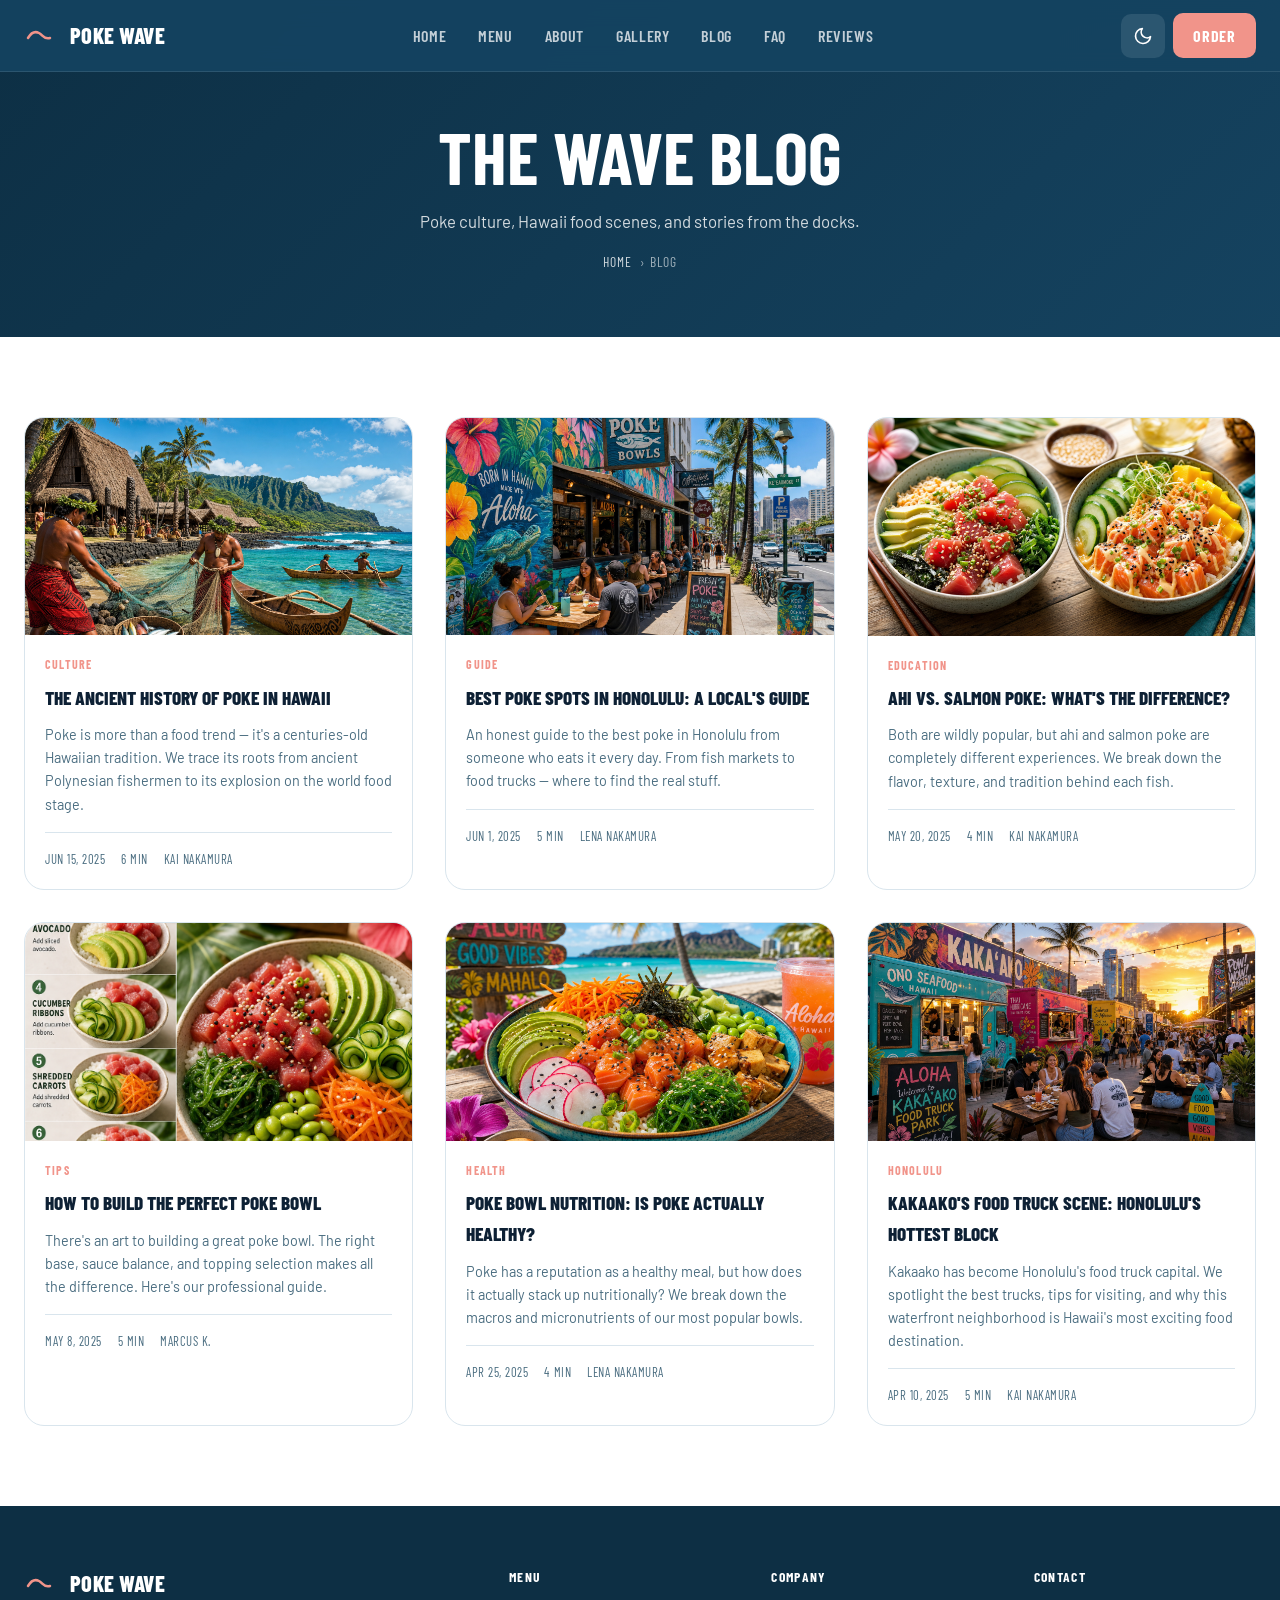
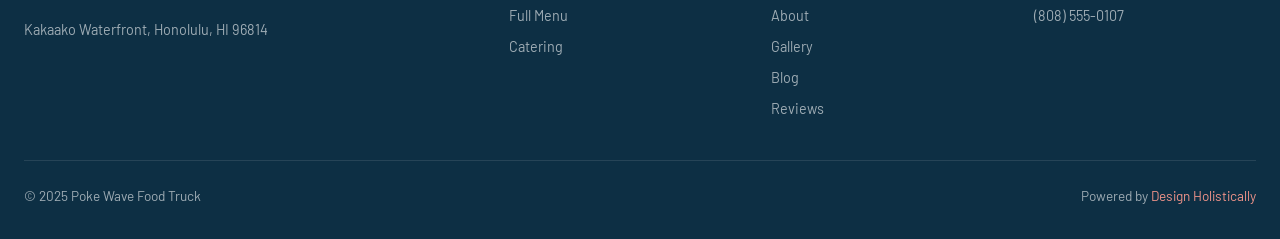
<file: blog.html>
<!DOCTYPE html><html lang="en" data-theme="light"><head><meta charset="UTF-8"><meta name="viewport" content="width=device-width, initial-scale=1.0"><title>Blog — Poke Wave Food Truck</title><link rel="stylesheet" href="css/style.css">  <link rel="icon" type="image/x-icon" href="images/favicon.ico">
  <link rel="icon" type="image/png" sizes="32x32" href="images/favicon-32x32.png">
  <link rel="icon" type="image/png" sizes="16x16" href="images/favicon-16x16.png">
  <link rel="apple-touch-icon" sizes="180x180" href="images/apple-touch-icon.png">
</head><body>
<header class="header"><div class="header-inner"><a href="index.html" class="logo"><svg viewBox="0 0 36 36" fill="none" width="36" height="36"><path d="M4 20c3-5 7-7 11-5s5 7 11 5" stroke="#F1948A" stroke-width="2.5" stroke-linecap="round" fill="none"/></svg>POKE WAVE</a><nav class="nav"><a href="index.html">Home</a><a href="services.html">Menu</a><a href="about.html">About</a><a href="gallery.html">Gallery</a><a href="blog.html">Blog</a><a href="faq.html">FAQ</a><a href="reviews.html">Reviews</a></nav><div class="header-actions"><button id="themeToggle" class="btn-theme" aria-label="Toggle dark mode"></button><a href="booking.html" class="btn-order">Order</a><button id="hamburger" class="btn-hamburger" aria-label="Open menu"><span></span><span></span><span></span></button></div></div></header><nav id="mobileNav" class="mobile-nav"><a href="index.html">Home</a><a href="services.html">Menu</a><a href="about.html">About</a><a href="gallery.html">Gallery</a><a href="blog.html">Blog</a><a href="booking.html">Order/Cater</a></nav>
<div class="page-hero"><h1>The Wave Blog</h1><p>Poke culture, Hawaii food scenes, and stories from the docks.</p><div class="breadcrumb"><a href="index.html">Home</a> › Blog</div></div>
<section class="section"><div class="container">
<div class="blog-grid">
<article class="blog-card fade-up"><div class="blog-card-img"><img src="images/blog-1.png" alt="History of poke" loading="lazy"></div><div class="blog-card-body"><span class="blog-tag">Culture</span><h3><a href="blog-post-1.html">The Ancient History of Poke in Hawaii</a></h3><p>Poke is more than a food trend — it's a centuries-old Hawaiian tradition. We trace its roots from ancient Polynesian fishermen to its explosion on the world food stage.</p><div class="blog-meta"><span>Jun 15, 2025</span><span>6 min</span><span>Kai Nakamura</span></div></div></article>
<article class="blog-card fade-up"><div class="blog-card-img"><img src="images/blog-2.png" alt="Best poke Honolulu" loading="lazy"></div><div class="blog-card-body"><span class="blog-tag">Guide</span><h3><a href="blog-post-2.html">Best Poke Spots in Honolulu: A Local's Guide</a></h3><p>An honest guide to the best poke in Honolulu from someone who eats it every day. From fish markets to food trucks — where to find the real stuff.</p><div class="blog-meta"><span>Jun 1, 2025</span><span>5 min</span><span>Lena Nakamura</span></div></div></article>
<article class="blog-card fade-up"><div class="blog-card-img"><img src="images/blog-3.png" alt="Ahi vs salmon" loading="lazy"></div><div class="blog-card-body"><span class="blog-tag">Education</span><h3><a href="blog-post-3.html">Ahi vs. Salmon Poke: What's the Difference?</a></h3><p>Both are wildly popular, but ahi and salmon poke are completely different experiences. We break down the flavor, texture, and tradition behind each fish.</p><div class="blog-meta"><span>May 20, 2025</span><span>4 min</span><span>Kai Nakamura</span></div></div></article>
<article class="blog-card fade-up"><div class="blog-card-img"><img src="images/blog-4.png" alt="Perfect poke bowl" loading="lazy"></div><div class="blog-card-body"><span class="blog-tag">Tips</span><h3><a href="blog-post-4.html">How to Build the Perfect Poke Bowl</a></h3><p>There's an art to building a great poke bowl. The right base, sauce balance, and topping selection makes all the difference. Here's our professional guide.</p><div class="blog-meta"><span>May 8, 2025</span><span>5 min</span><span>Marcus K.</span></div></div></article>
<article class="blog-card fade-up"><div class="blog-card-img"><img src="images/blog-5.png" alt="Poke nutrition" loading="lazy"></div><div class="blog-card-body"><span class="blog-tag">Health</span><h3><a href="blog-post-5.html">Poke Bowl Nutrition: Is Poke Actually Healthy?</a></h3><p>Poke has a reputation as a healthy meal, but how does it actually stack up nutritionally? We break down the macros and micronutrients of our most popular bowls.</p><div class="blog-meta"><span>Apr 25, 2025</span><span>4 min</span><span>Lena Nakamura</span></div></div></article>
<article class="blog-card fade-up"><div class="blog-card-img"><img src="images/blog-6.png" alt="Kakaako food scene" loading="lazy"></div><div class="blog-card-body"><span class="blog-tag">Honolulu</span><h3><a href="blog-post-6.html">Kakaako's Food Truck Scene: Honolulu's Hottest Block</a></h3><p>Kakaako has become Honolulu's food truck capital. We spotlight the best trucks, tips for visiting, and why this waterfront neighborhood is Hawaii's most exciting food destination.</p><div class="blog-meta"><span>Apr 10, 2025</span><span>5 min</span><span>Kai Nakamura</span></div></div></article>
</div>
</div></section>
<footer class="footer"><div class="footer-grid"><div class="footer-brand"><div class="logo"><svg viewBox="0 0 36 36" fill="none" width="36" height="36"><path d="M4 20c3-5 7-7 11-5s5 7 11 5" stroke="#F1948A" stroke-width="2.5" stroke-linecap="round" fill="none"/></svg>POKE WAVE</div><p>Kakaako Waterfront, Honolulu, HI 96814</p></div><div><h4>Menu</h4><div class="footer-links"><a href="services.html">Full Menu</a><a href="booking.html">Catering</a></div></div><div><h4>Company</h4><div class="footer-links"><a href="about.html">About</a><a href="gallery.html">Gallery</a><a href="blog.html">Blog</a><a href="reviews.html">Reviews</a></div></div><div><h4>Contact</h4><div class="footer-links"><a href="tel:+18085550107">(808) 555-0107</a></div></div></div><div class="footer-bottom"><p>© 2025 Poke Wave Food Truck</p><p>Powered by <a href="https://designholistically.com" target="_blank" rel="noopener">Design Holistically</a></p></div></footer><button id="backToTop" class="back-to-top"><svg width="20" height="20" viewBox="0 0 24 24" fill="none" stroke="currentColor" stroke-width="2"><polyline points="18 15 12 9 6 15"/></svg></button><script src="js/main.js"></script>
</body></html>
</file>
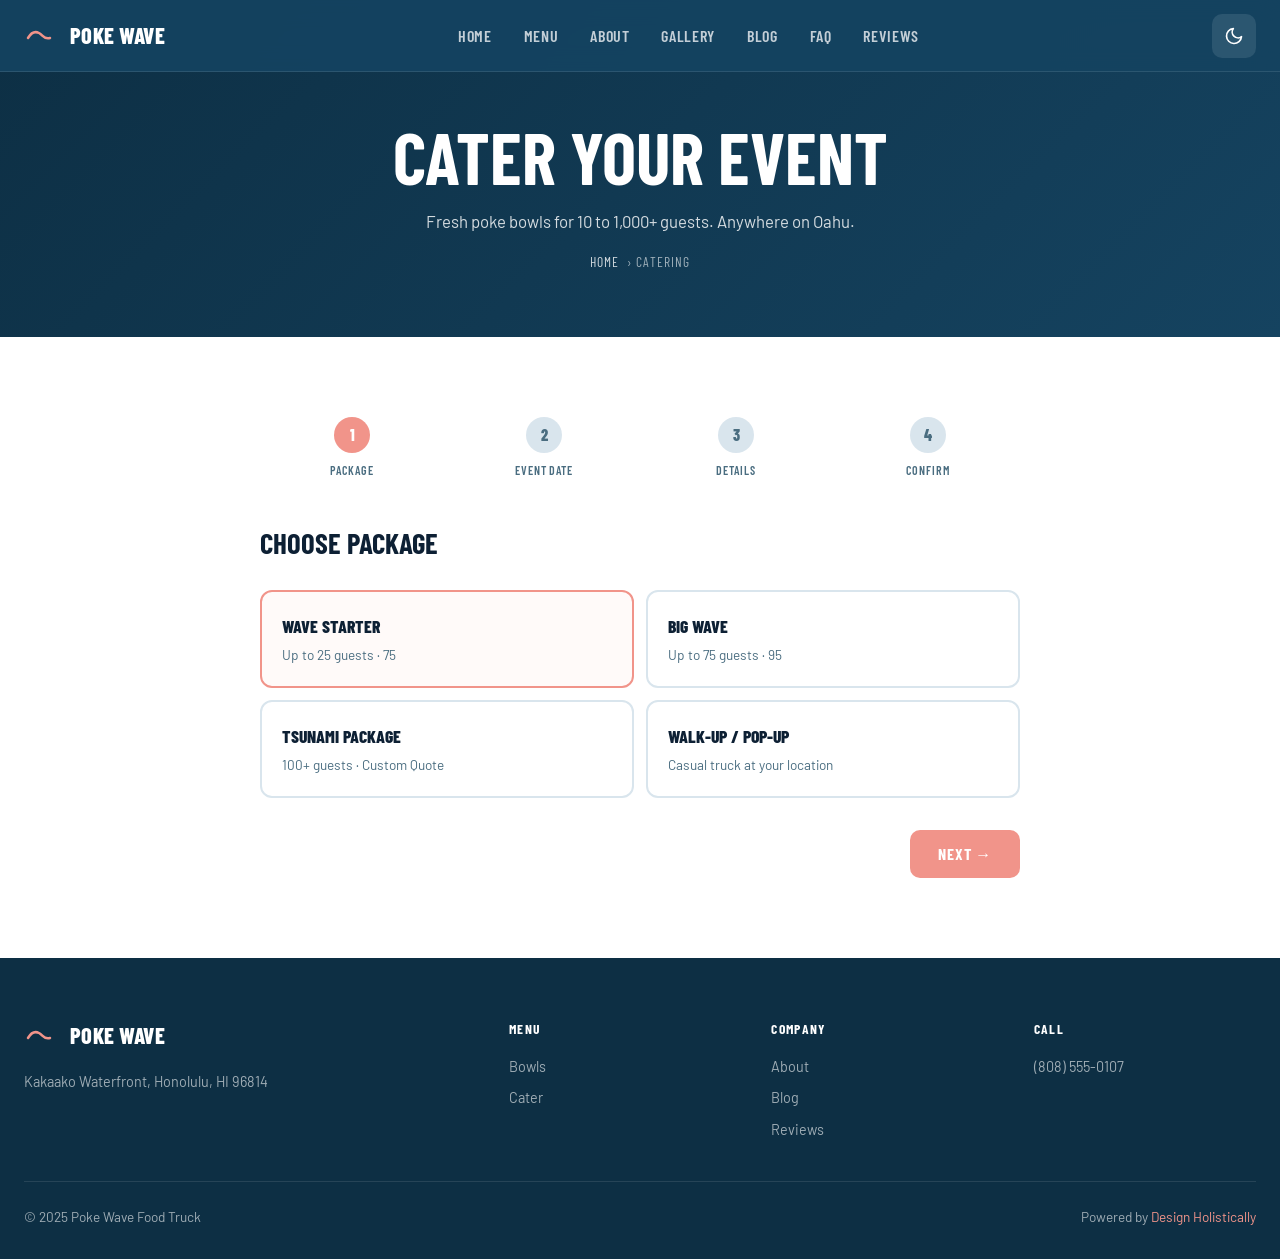
<file: booking.html>
<!DOCTYPE html><html lang="en" data-theme="light"><head><meta charset="UTF-8"><meta name="viewport" content="width=device-width, initial-scale=1.0"><title>Catering Inquiry — Poke Wave</title><link rel="stylesheet" href="css/style.css">  <link rel="icon" type="image/x-icon" href="images/favicon.ico">
  <link rel="icon" type="image/png" sizes="32x32" href="images/favicon-32x32.png">
  <link rel="icon" type="image/png" sizes="16x16" href="images/favicon-16x16.png">
  <link rel="apple-touch-icon" sizes="180x180" href="images/apple-touch-icon.png">
</head><body>
<header class="header"><div class="header-inner"><a href="index.html" class="logo"><svg viewBox="0 0 36 36" fill="none" width="36" height="36"><path d="M4 20c3-5 7-7 11-5s5 7 11 5" stroke="#F1948A" stroke-width="2.5" stroke-linecap="round" fill="none"/></svg>POKE WAVE</a><nav class="nav"><a href="index.html">Home</a><a href="services.html">Menu</a><a href="about.html">About</a><a href="gallery.html">Gallery</a><a href="blog.html">Blog</a><a href="faq.html">FAQ</a><a href="reviews.html">Reviews</a></nav><div class="header-actions"><button id="themeToggle" class="btn-theme" aria-label="Toggle dark mode"></button><button id="hamburger" class="btn-hamburger" aria-label="Open menu"><span></span><span></span><span></span></button></div></div></header><nav id="mobileNav" class="mobile-nav"><a href="index.html">Home</a><a href="services.html">Menu</a><a href="about.html">About</a><a href="gallery.html">Gallery</a><a href="blog.html">Blog</a><a href="booking.html">Order</a></nav>
<div class="page-hero"><h1>Cater Your Event</h1><p>Fresh poke bowls for 10 to 1,000+ guests. Anywhere on Oahu.</p><div class="breadcrumb"><a href="index.html">Home</a> › Catering</div></div>
<section class="section"><div class="container"><div class="booking-section">
<div class="booking-steps fade-up"><div class="step-item active"><div class="step-num">1</div><div class="step-label">Package</div></div><div class="step-item"><div class="step-num">2</div><div class="step-label">Event Date</div></div><div class="step-item"><div class="step-num">3</div><div class="step-label">Details</div></div><div class="step-item"><div class="step-num">4</div><div class="step-label">Confirm</div></div></div>
<div class="form-step active fade-up" id="step1"><h3>Choose Package</h3>
<div class="service-options">
<div class="service-option selected"><h4>Wave Starter</h4><p>Up to 25 guests · 75</p></div>
<div class="service-option"><h4>Big Wave</h4><p>Up to 75 guests · 95</p></div>
<div class="service-option"><h4>Tsunami Package</h4><p>100+ guests · Custom Quote</p></div>
<div class="service-option"><h4>Walk-Up / Pop-Up</h4><p>Casual truck at your location</p></div>
</div>
<div class="form-nav"><div></div><button class="btn-next">Next →</button></div></div>
<div class="form-step" id="step2"><h3>Event Date & Location</h3>
<div class="form-group"><label>Event Date</label><input type="date" id="eventDate"></div>
<div class="form-group"><label>Event Time</label><div class="time-slots"><div class="time-slot selected">10am</div><div class="time-slot">11am</div><div class="time-slot">12pm</div><div class="time-slot">1pm</div><div class="time-slot">5pm</div><div class="time-slot">6pm</div></div></div>
<div class="form-group"><label>Event Type</label><select><option>Corporate Lunch</option><option>Wedding</option><option>Birthday Party</option><option>Community Event</option><option>Other</option></select></div>
<div class="form-nav"><button class="btn-prev">← Back</button><button class="btn-next">Next →</button></div></div>
<div class="form-step" id="step3"><h3>Contact & Details</h3>
<div style="display:grid;gap:16px;grid-template-columns:1fr 1fr;">
<div class="form-group"><label>First Name</label><input type="text" placeholder="Kai" required></div>
<div class="form-group"><label>Last Name</label><input type="text" placeholder="Nakamura" required></div>
</div>
<div class="form-group"><label>Email</label><input type="email" placeholder="you@email.com" required></div>
<div class="form-group"><label>Phone</label><input type="tel" placeholder="(808) 555-0000" required></div>
<div class="form-group"><label>Event Address</label><input type="text" placeholder="123 Anywhere, Honolulu, HI" required></div>
<div class="form-group"><label>Guest Count</label><input type="number" placeholder="50" min="10"></div>
<div class="form-group"><label>Special Requests</label><textarea placeholder="Dietary restrictions, specific bowls, setup preferences..."></textarea></div>
<div class="form-nav"><button class="btn-prev">← Back</button><button class="btn-submit">Submit Inquiry →</button></div></div>
<div class="form-step" id="step4"><div class="confirmation-box"><div class="confirmation-icon"><svg viewBox="0 0 24 24" fill="none" stroke="currentColor" stroke-width="2.5"><polyline points="20 6 9 17 4 12"/></svg></div><h3 style="font-family:var(--font-display);font-size:1.8rem;text-transform:uppercase;margin-bottom:12px;">Inquiry Received!</h3><p style="color:var(--text-muted);">Mahalo for reaching out! Lena will contact you within 24 hours to discuss your event.</p><p style="margin-top:16px;font-size:0.9rem;color:var(--text-muted);">Questions? Call <a href="tel:+18085550107">(808) 555-0107</a></p></div></div>
</div></div></section>
<footer class="footer"><div class="footer-grid"><div class="footer-brand"><div class="logo"><svg viewBox="0 0 36 36" fill="none" width="36" height="36"><path d="M4 20c3-5 7-7 11-5s5 7 11 5" stroke="#F1948A" stroke-width="2.5" stroke-linecap="round" fill="none"/></svg>POKE WAVE</div><p>Kakaako Waterfront, Honolulu, HI 96814</p></div><div><h4>Menu</h4><div class="footer-links"><a href="services.html">Bowls</a><a href="booking.html">Cater</a></div></div><div><h4>Company</h4><div class="footer-links"><a href="about.html">About</a><a href="blog.html">Blog</a><a href="reviews.html">Reviews</a></div></div><div><h4>Call</h4><div class="footer-links"><a href="tel:+18085550107">(808) 555-0107</a></div></div></div><div class="footer-bottom"><p>© 2025 Poke Wave Food Truck</p><p>Powered by <a href="https://designholistically.com" target="_blank" rel="noopener">Design Holistically</a></p></div></footer><button id="backToTop" class="back-to-top"><svg width="20" height="20" viewBox="0 0 24 24" fill="none" stroke="currentColor" stroke-width="2"><polyline points="18 15 12 9 6 15"/></svg></button><script src="js/main.js"></script>
</body></html>
</file>
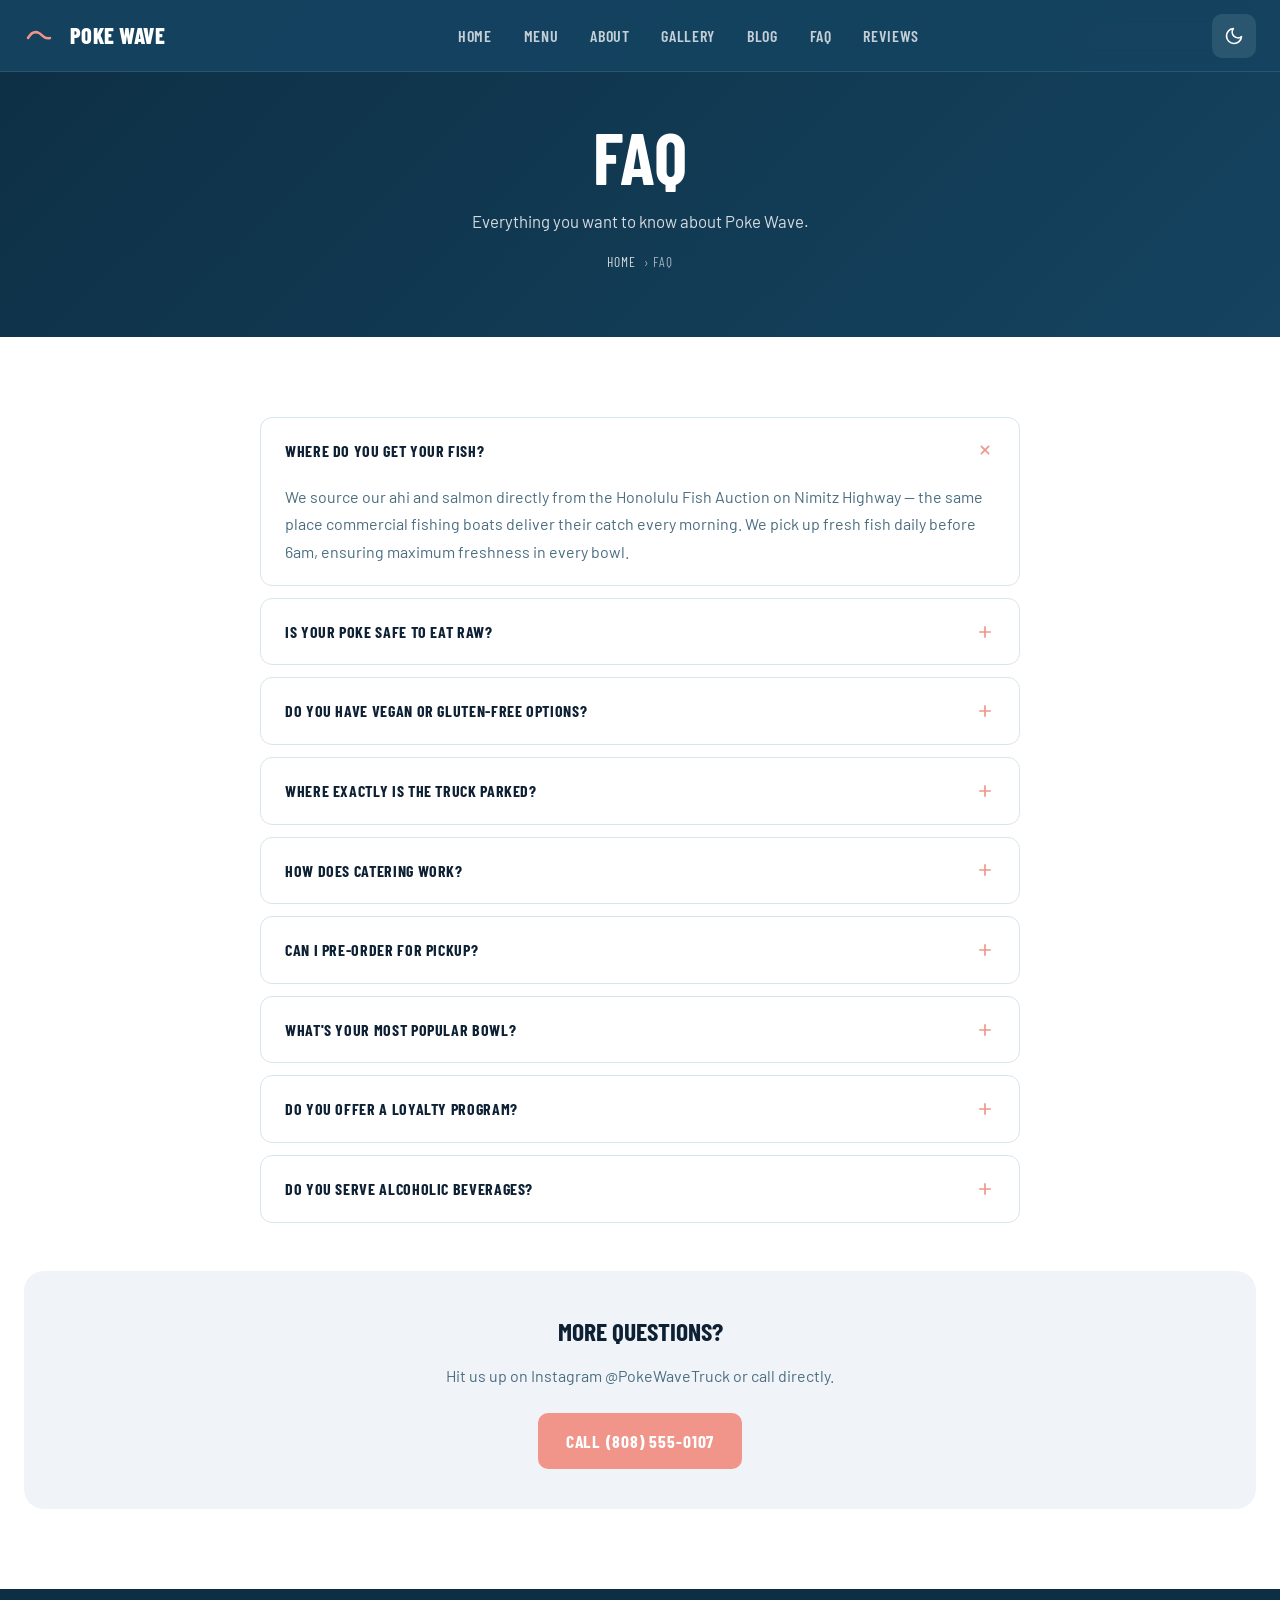
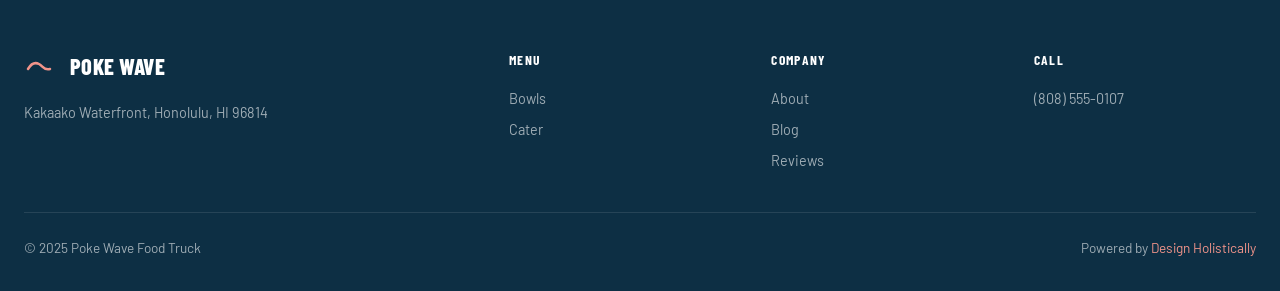
<file: faq.html>
<!DOCTYPE html><html lang="en" data-theme="light"><head><meta charset="UTF-8"><meta name="viewport" content="width=device-width, initial-scale=1.0"><title>FAQ — Poke Wave Food Truck</title><link rel="stylesheet" href="css/style.css">  <link rel="icon" type="image/x-icon" href="images/favicon.ico">
  <link rel="icon" type="image/png" sizes="32x32" href="images/favicon-32x32.png">
  <link rel="icon" type="image/png" sizes="16x16" href="images/favicon-16x16.png">
  <link rel="apple-touch-icon" sizes="180x180" href="images/apple-touch-icon.png">
</head><body>
<header class="header"><div class="header-inner"><a href="index.html" class="logo"><svg viewBox="0 0 36 36" fill="none" width="36" height="36"><path d="M4 20c3-5 7-7 11-5s5 7 11 5" stroke="#F1948A" stroke-width="2.5" stroke-linecap="round" fill="none"/></svg>POKE WAVE</a><nav class="nav"><a href="index.html">Home</a><a href="services.html">Menu</a><a href="about.html">About</a><a href="gallery.html">Gallery</a><a href="blog.html">Blog</a><a href="faq.html">FAQ</a><a href="reviews.html">Reviews</a></nav><div class="header-actions"><button id="themeToggle" class="btn-theme" aria-label="Toggle dark mode"></button><button id="hamburger" class="btn-hamburger" aria-label="Open menu"><span></span><span></span><span></span></button></div></div></header><nav id="mobileNav" class="mobile-nav"><a href="index.html">Home</a><a href="services.html">Menu</a><a href="about.html">About</a><a href="gallery.html">Gallery</a><a href="blog.html">Blog</a><a href="booking.html">Order</a></nav>
<div class="page-hero"><h1>FAQ</h1><p>Everything you want to know about Poke Wave.</p><div class="breadcrumb"><a href="index.html">Home</a> › FAQ</div></div>
<section class="section"><div class="container"><div class="faq-list fade-up">
<div class="faq-item open"><div class="faq-q">Where do you get your fish?<svg viewBox="0 0 24 24" fill="none" stroke="currentColor" stroke-width="2"><line x1="12" y1="5" x2="12" y2="19"/><line x1="5" y1="12" x2="19" y2="12"/></svg></div><div class="faq-a"><div class="faq-a-inner">We source our ahi and salmon directly from the Honolulu Fish Auction on Nimitz Highway — the same place commercial fishing boats deliver their catch every morning. We pick up fresh fish daily before 6am, ensuring maximum freshness in every bowl.</div></div></div>
<div class="faq-item"><div class="faq-q">Is your poke safe to eat raw?<svg viewBox="0 0 24 24" fill="none" stroke="currentColor" stroke-width="2"><line x1="12" y1="5" x2="12" y2="19"/><line x1="5" y1="12" x2="19" y2="12"/></svg></div><div class="faq-a"><div class="faq-a-inner">Yes. We use sashimi-grade fish and maintain strict cold chain protocols from the auction to your bowl. All fish is kept below 38°F and served within hours of purchase. That said, pregnant individuals and immunocompromised people should consult their doctor before consuming raw fish.</div></div></div>
<div class="faq-item"><div class="faq-q">Do you have vegan or gluten-free options?<svg viewBox="0 0 24 24" fill="none" stroke="currentColor" stroke-width="2"><line x1="12" y1="5" x2="12" y2="19"/><line x1="5" y1="12" x2="19" y2="12"/></svg></div><div class="faq-a"><div class="faq-a-inner">Absolutely! Our Vegan Shore Bowl is 100% plant-based. Many of our other bowls are naturally gluten-free — just ask us to hold the wonton strips and use tamari instead of shoyu. We always have our full ingredient list available at the truck for allergy needs.</div></div></div>
<div class="faq-item"><div class="faq-q">Where exactly is the truck parked?<svg viewBox="0 0 24 24" fill="none" stroke="currentColor" stroke-width="2"><line x1="12" y1="5" x2="12" y2="19"/><line x1="5" y1="12" x2="19" y2="12"/></svg></div><div class="faq-a"><div class="faq-a-inner">On weekdays, we're at Kakaako Waterfront Park on Ala Moana Blvd — look for the blue truck near the main entrance. On Saturdays, we're at Ala Moana Center (mauka side). Sundays we're at the KCC Farmers Market. Follow us on Instagram @PokeWaveTruck for real-time location updates.</div></div></div>
<div class="faq-item"><div class="faq-q">How does catering work?<svg viewBox="0 0 24 24" fill="none" stroke="currentColor" stroke-width="2"><line x1="12" y1="5" x2="12" y2="19"/><line x1="5" y1="12" x2="19" y2="12"/></svg></div><div class="faq-a"><div class="faq-a-inner">We bring the truck to your event and serve fresh poke bowls to your guests. Packages start at 75 for up to 25 guests. We handle setup, service, and cleanup. Booking usually requires 2+ weeks advance notice for events under 50 people, and 4+ weeks for larger events.</div></div></div>
<div class="faq-item"><div class="faq-q">Can I pre-order for pickup?<svg viewBox="0 0 24 24" fill="none" stroke="currentColor" stroke-width="2"><line x1="12" y1="5" x2="12" y2="19"/><line x1="5" y1="12" x2="19" y2="12"/></svg></div><div class="faq-a"><div class="faq-a-inner">Yes! Call us at (808) 555-0107 or DM us on Instagram at least 30 minutes before your pickup to reserve your bowl. This ensures it's fresh and ready when you arrive without waiting in line.</div></div></div>
<div class="faq-item"><div class="faq-q">What's your most popular bowl?<svg viewBox="0 0 24 24" fill="none" stroke="currentColor" stroke-width="2"><line x1="12" y1="5" x2="12" y2="19"/><line x1="5" y1="12" x2="19" y2="12"/></svg></div><div class="faq-a"><div class="faq-a-inner">The Classic Ahi Wave and the Kakaako Crunch are neck-and-neck for #1. If it's your first time, we always recommend the Classic Ahi Wave — it's the most true-to-traditional poke experience and lets you taste the quality of our fish without distraction.</div></div></div>
<div class="faq-item"><div class="faq-q">Do you offer a loyalty program?<svg viewBox="0 0 24 24" fill="none" stroke="currentColor" stroke-width="2"><line x1="12" y1="5" x2="12" y2="19"/><line x1="5" y1="12" x2="19" y2="12"/></svg></div><div class="faq-a"><div class="faq-a-inner">Yes! Every 10th bowl is on us. Just ask for a punch card at the truck. We also offer a 10% discount for military, first responders, and teachers — just show your ID.</div></div></div>
<div class="faq-item"><div class="faq-q">Do you serve alcoholic beverages?<svg viewBox="0 0 24 24" fill="none" stroke="currentColor" stroke-width="2"><line x1="12" y1="5" x2="12" y2="19"/><line x1="5" y1="12" x2="19" y2="12"/></svg></div><div class="faq-a"><div class="faq-a-inner">No — we're a food-only truck. We do serve canned lilikoi lemonade, coconut water, and sparkling water. For catering events, clients are welcome to arrange their own bar service separately.</div></div></div>
</div>
<div class="fade-up" style="background:var(--gray-100);border-radius:20px;padding:40px;text-align:center;margin-top:48px;"><h3 style="font-family:var(--font-display);font-size:1.6rem;text-transform:uppercase;margin-bottom:12px;">More Questions?</h3><p style="color:var(--text-muted);margin-bottom:24px;">Hit us up on Instagram @PokeWaveTruck or call directly.</p><a href="tel:+18085550107" class="btn-primary" style="display:inline-flex;">Call (808) 555-0107</a></div>
</div></section>
<footer class="footer"><div class="footer-grid"><div class="footer-brand"><div class="logo"><svg viewBox="0 0 36 36" fill="none" width="36" height="36"><path d="M4 20c3-5 7-7 11-5s5 7 11 5" stroke="#F1948A" stroke-width="2.5" stroke-linecap="round" fill="none"/></svg>POKE WAVE</div><p>Kakaako Waterfront, Honolulu, HI 96814</p></div><div><h4>Menu</h4><div class="footer-links"><a href="services.html">Bowls</a><a href="booking.html">Cater</a></div></div><div><h4>Company</h4><div class="footer-links"><a href="about.html">About</a><a href="blog.html">Blog</a><a href="reviews.html">Reviews</a></div></div><div><h4>Call</h4><div class="footer-links"><a href="tel:+18085550107">(808) 555-0107</a></div></div></div><div class="footer-bottom"><p>© 2025 Poke Wave Food Truck</p><p>Powered by <a href="https://designholistically.com" target="_blank" rel="noopener">Design Holistically</a></p></div></footer><button id="backToTop" class="back-to-top"><svg width="20" height="20" viewBox="0 0 24 24" fill="none" stroke="currentColor" stroke-width="2"><polyline points="18 15 12 9 6 15"/></svg></button><script src="js/main.js"></script>
</body></html>
</file>
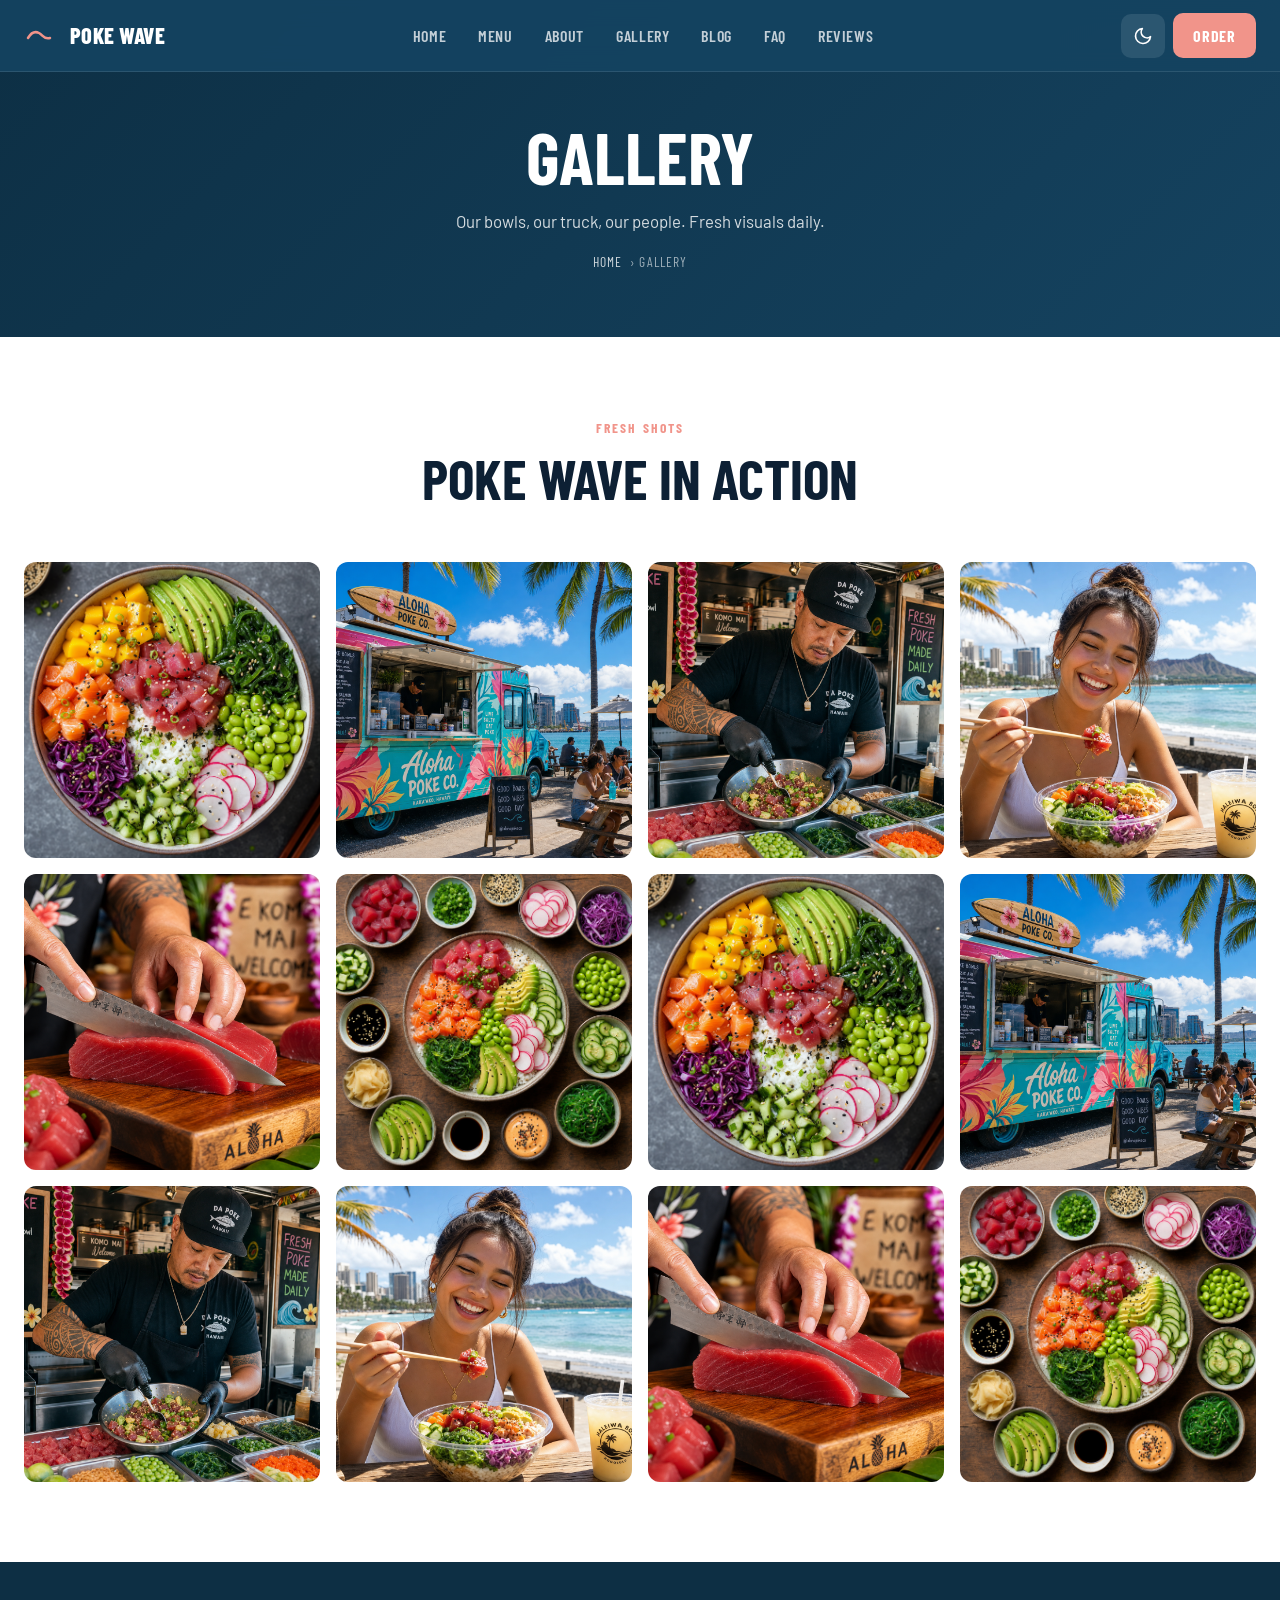
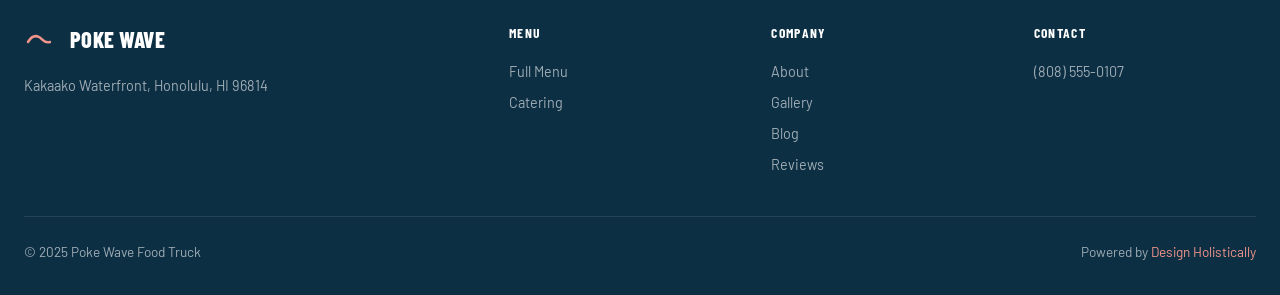
<file: gallery.html>
<!DOCTYPE html><html lang="en" data-theme="light"><head><meta charset="UTF-8"><meta name="viewport" content="width=device-width, initial-scale=1.0"><title>Gallery — Poke Wave Food Truck</title><link rel="stylesheet" href="css/style.css">  <link rel="icon" type="image/x-icon" href="images/favicon.ico">
  <link rel="icon" type="image/png" sizes="32x32" href="images/favicon-32x32.png">
  <link rel="icon" type="image/png" sizes="16x16" href="images/favicon-16x16.png">
  <link rel="apple-touch-icon" sizes="180x180" href="images/apple-touch-icon.png">
</head><body>
<header class="header"><div class="header-inner"><a href="index.html" class="logo"><svg viewBox="0 0 36 36" fill="none" width="36" height="36"><path d="M4 20c3-5 7-7 11-5s5 7 11 5" stroke="#F1948A" stroke-width="2.5" stroke-linecap="round" fill="none"/></svg>POKE WAVE</a><nav class="nav"><a href="index.html">Home</a><a href="services.html">Menu</a><a href="about.html">About</a><a href="gallery.html">Gallery</a><a href="blog.html">Blog</a><a href="faq.html">FAQ</a><a href="reviews.html">Reviews</a></nav><div class="header-actions"><button id="themeToggle" class="btn-theme" aria-label="Toggle dark mode"></button><a href="booking.html" class="btn-order">Order</a><button id="hamburger" class="btn-hamburger" aria-label="Open menu"><span></span><span></span><span></span></button></div></div></header><nav id="mobileNav" class="mobile-nav"><a href="index.html">Home</a><a href="services.html">Menu</a><a href="about.html">About</a><a href="gallery.html">Gallery</a><a href="blog.html">Blog</a><a href="booking.html">Order/Cater</a></nav>
<div class="page-hero"><h1>Gallery</h1><p>Our bowls, our truck, our people. Fresh visuals daily.</p><div class="breadcrumb"><a href="index.html">Home</a> › Gallery</div></div>
<section class="section"><div class="container">
<div class="section-header fade-up"><span class="section-label">Fresh Shots</span><h2>Poke Wave In Action</h2></div>
<div class="gallery-grid">
<div class="gallery-item fade-up"><img src="images/gallery-1.png" alt="Classic Ahi Bowl" loading="lazy"><div class="gallery-item-overlay">Classic Ahi Wave</div></div>
<div class="gallery-item fade-up"><img src="images/gallery-2.png" alt="Spicy Salmon" loading="lazy"><div class="gallery-item-overlay">Spicy Salmon Set</div></div>
<div class="gallery-item fade-up"><img src="images/gallery-3.png" alt="Food truck exterior" loading="lazy"><div class="gallery-item-overlay">The Wave Truck</div></div>
<div class="gallery-item fade-up"><img src="images/gallery-4.png" alt="Catering setup" loading="lazy"><div class="gallery-item-overlay">Corporate Catering</div></div>
<div class="gallery-item fade-up"><img src="images/gallery-5.png" alt="Topping bar" loading="lazy"><div class="gallery-item-overlay">Topping Bar</div></div>
<div class="gallery-item fade-up"><img src="images/gallery-6.png" alt="Kakaako location" loading="lazy"><div class="gallery-item-overlay">Kakaako Waterfront</div></div>
<div class="gallery-item fade-up"><img src="images/gallery-1.png" alt="Vegan bowl" loading="lazy"><div class="gallery-item-overlay">Vegan Shore Bowl</div></div>
<div class="gallery-item fade-up"><img src="images/gallery-2.png" alt="Bowl assembly" loading="lazy"><div class="gallery-item-overlay">Made To Order</div></div>
<div class="gallery-item fade-up"><img src="images/gallery-3.png" alt="Event catering" loading="lazy"><div class="gallery-item-overlay">Wedding Catering</div></div>
<div class="gallery-item fade-up"><img src="images/gallery-4.png" alt="Kakaako Crunch" loading="lazy"><div class="gallery-item-overlay">Kakaako Crunch</div></div>
<div class="gallery-item fade-up"><img src="images/gallery-5.png" alt="KCC market" loading="lazy"><div class="gallery-item-overlay">KCC Farmers Market</div></div>
<div class="gallery-item fade-up"><img src="images/gallery-6.png" alt="Ahi close up" loading="lazy"><div class="gallery-item-overlay">Fresh Daily Ahi</div></div>
</div>
</div></section>
<footer class="footer"><div class="footer-grid"><div class="footer-brand"><div class="logo"><svg viewBox="0 0 36 36" fill="none" width="36" height="36"><path d="M4 20c3-5 7-7 11-5s5 7 11 5" stroke="#F1948A" stroke-width="2.5" stroke-linecap="round" fill="none"/></svg>POKE WAVE</div><p>Kakaako Waterfront, Honolulu, HI 96814</p></div><div><h4>Menu</h4><div class="footer-links"><a href="services.html">Full Menu</a><a href="booking.html">Catering</a></div></div><div><h4>Company</h4><div class="footer-links"><a href="about.html">About</a><a href="gallery.html">Gallery</a><a href="blog.html">Blog</a><a href="reviews.html">Reviews</a></div></div><div><h4>Contact</h4><div class="footer-links"><a href="tel:+18085550107">(808) 555-0107</a></div></div></div><div class="footer-bottom"><p>© 2025 Poke Wave Food Truck</p><p>Powered by <a href="https://designholistically.com" target="_blank" rel="noopener">Design Holistically</a></p></div></footer><button id="backToTop" class="back-to-top"><svg width="20" height="20" viewBox="0 0 24 24" fill="none" stroke="currentColor" stroke-width="2"><polyline points="18 15 12 9 6 15"/></svg></button><script src="js/main.js"></script>
</body></html>
</file>
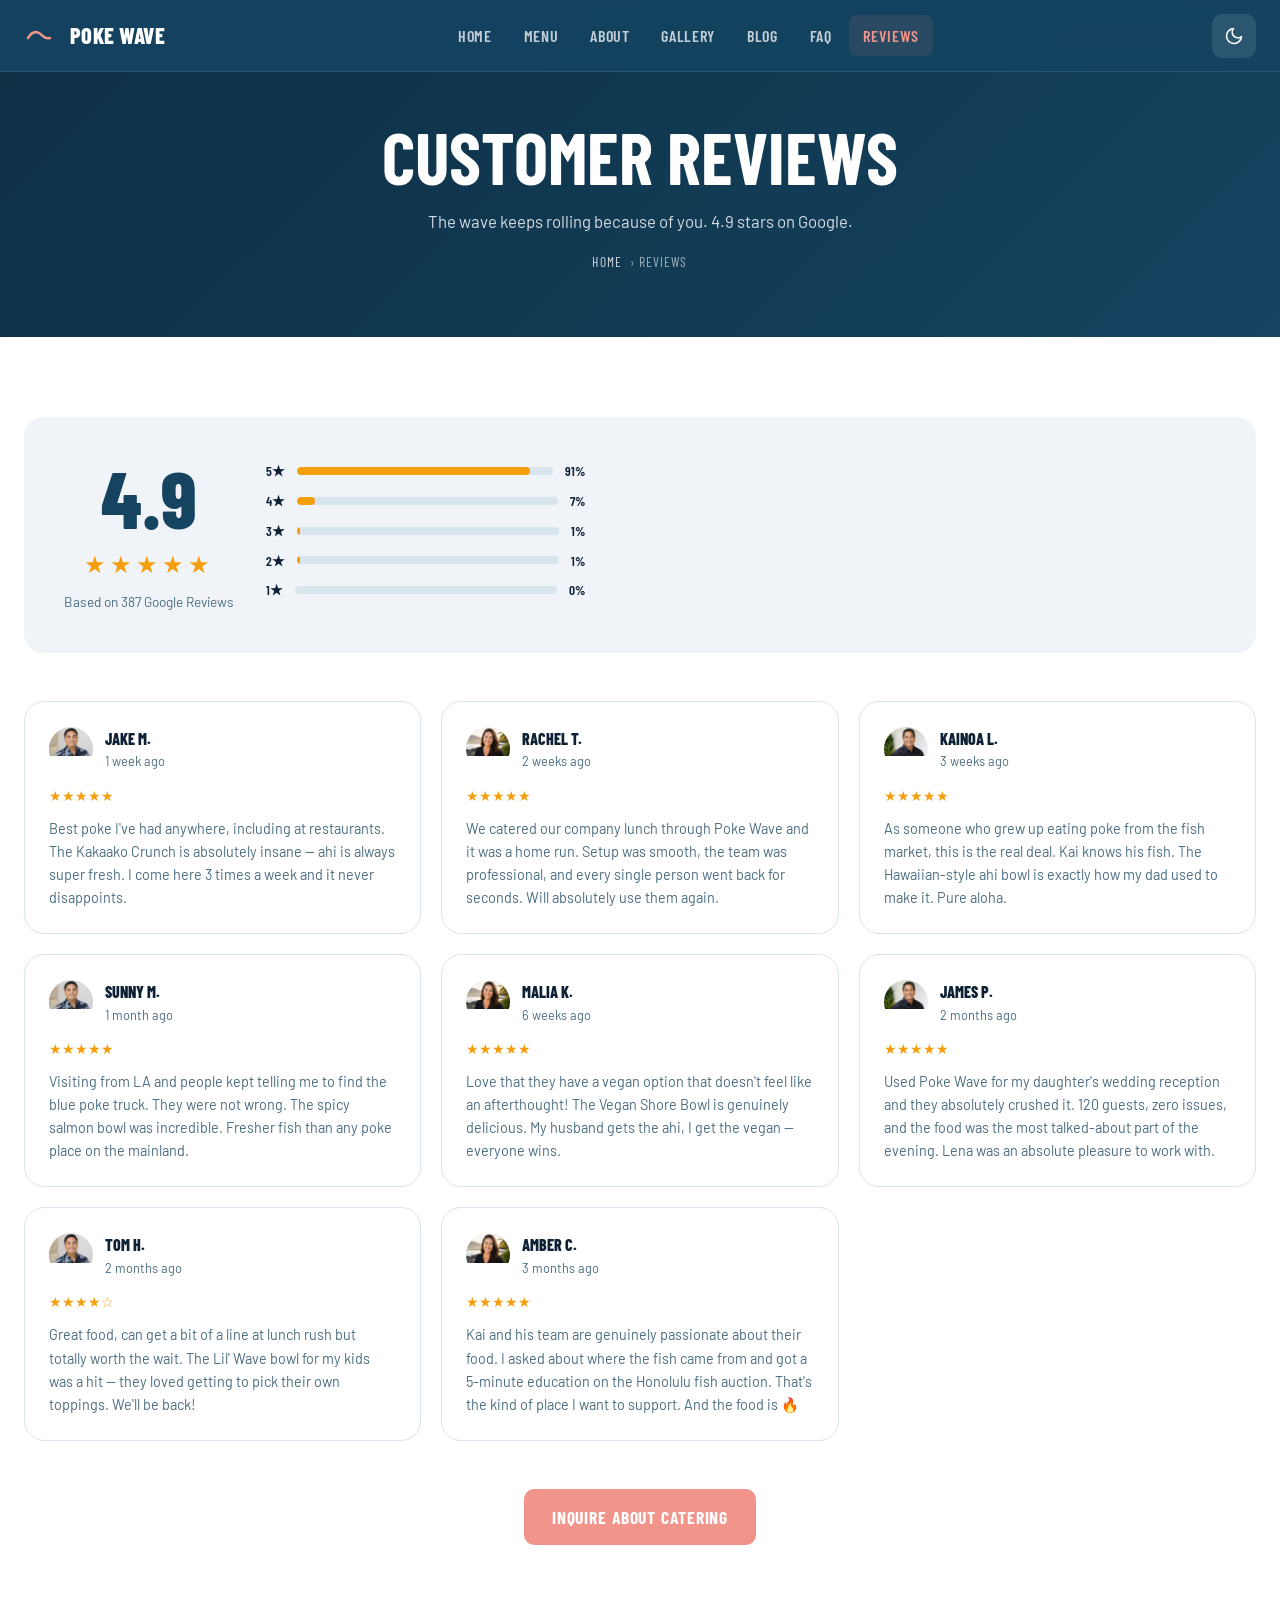
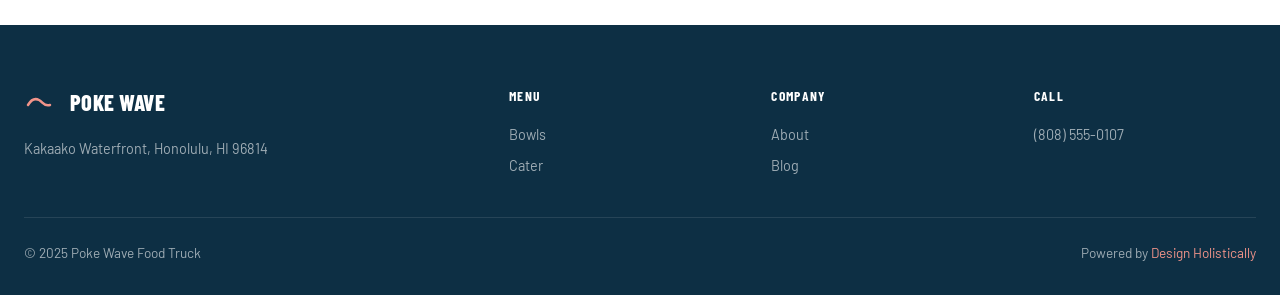
<file: reviews.html>
<!DOCTYPE html><html lang="en" data-theme="light"><head><meta charset="UTF-8"><meta name="viewport" content="width=device-width, initial-scale=1.0"><title>Reviews — Poke Wave Food Truck Honolulu</title><link rel="stylesheet" href="css/style.css">  <link rel="icon" type="image/x-icon" href="images/favicon.ico">
  <link rel="icon" type="image/png" sizes="32x32" href="images/favicon-32x32.png">
  <link rel="icon" type="image/png" sizes="16x16" href="images/favicon-16x16.png">
  <link rel="apple-touch-icon" sizes="180x180" href="images/apple-touch-icon.png">
</head><body>
<header class="header"><div class="header-inner"><a href="index.html" class="logo"><svg viewBox="0 0 36 36" fill="none" width="36" height="36"><path d="M4 20c3-5 7-7 11-5s5 7 11 5" stroke="#F1948A" stroke-width="2.5" stroke-linecap="round" fill="none"/></svg>POKE WAVE</a><nav class="nav"><a href="index.html">Home</a><a href="services.html">Menu</a><a href="about.html">About</a><a href="gallery.html">Gallery</a><a href="blog.html">Blog</a><a href="faq.html">FAQ</a><a href="reviews.html" class="active">Reviews</a></nav><div class="header-actions"><button id="themeToggle" class="btn-theme" aria-label="Toggle dark mode"></button><button id="hamburger" class="btn-hamburger" aria-label="Open menu"><span></span><span></span><span></span></button></div></div></header><nav id="mobileNav" class="mobile-nav"><a href="index.html">Home</a><a href="services.html">Menu</a><a href="about.html">About</a><a href="gallery.html">Gallery</a><a href="blog.html">Blog</a><a href="booking.html">Order</a></nav>
<div class="page-hero"><h1>Customer Reviews</h1><p>The wave keeps rolling because of you. 4.9 stars on Google.</p><div class="breadcrumb"><a href="index.html">Home</a> › Reviews</div></div>
<section class="section"><div class="container">
<div class="reviews-summary fade-up"><div class="reviews-score"><div class="score-num">4.9</div><div class="score-stars">★★★★★</div><div class="score-count">Based on 387 Google Reviews</div></div><div class="rating-bars"><div class="rating-bar-row"><span>5★</span><div class="rating-bar-track"><div class="rating-bar-fill" style="width:91%"></div></div><span>91%</span></div><div class="rating-bar-row"><span>4★</span><div class="rating-bar-track"><div class="rating-bar-fill" style="width:7%"></div></div><span>7%</span></div><div class="rating-bar-row"><span>3★</span><div class="rating-bar-track"><div class="rating-bar-fill" style="width:1%"></div></div><span>1%</span></div><div class="rating-bar-row"><span>2★</span><div class="rating-bar-track"><div class="rating-bar-fill" style="width:1%"></div></div><span>1%</span></div><div class="rating-bar-row"><span>1★</span><div class="rating-bar-track"><div class="rating-bar-fill" style="width:0%"></div></div><span>0%</span></div></div></div>
<div class="reviews-grid">
<div class="review-card fade-up"><div class="review-header"><div class="review-avatar"><img src="images/avatar-1.png" alt="Jake M." loading="lazy"></div><div><div class="review-name">Jake M.</div><div class="review-date">1 week ago</div></div></div><div class="review-stars">★★★★★</div><p class="review-text">Best poke I've had anywhere, including at restaurants. The Kakaako Crunch is absolutely insane — ahi is always super fresh. I come here 3 times a week and it never disappoints.</p></div>
<div class="review-card fade-up"><div class="review-header"><div class="review-avatar"><img src="images/avatar-2.png" alt="Rachel T." loading="lazy"></div><div><div class="review-name">Rachel T.</div><div class="review-date">2 weeks ago</div></div></div><div class="review-stars">★★★★★</div><p class="review-text">We catered our company lunch through Poke Wave and it was a home run. Setup was smooth, the team was professional, and every single person went back for seconds. Will absolutely use them again.</p></div>
<div class="review-card fade-up"><div class="review-header"><div class="review-avatar"><img src="images/avatar-3.png" alt="Kainoa L." loading="lazy"></div><div><div class="review-name">Kainoa L.</div><div class="review-date">3 weeks ago</div></div></div><div class="review-stars">★★★★★</div><p class="review-text">As someone who grew up eating poke from the fish market, this is the real deal. Kai knows his fish. The Hawaiian-style ahi bowl is exactly how my dad used to make it. Pure aloha.</p></div>
<div class="review-card fade-up"><div class="review-header"><div class="review-avatar"><img src="images/avatar-1.png" alt="Sunny M." loading="lazy"></div><div><div class="review-name">Sunny M.</div><div class="review-date">1 month ago</div></div></div><div class="review-stars">★★★★★</div><p class="review-text">Visiting from LA and people kept telling me to find the blue poke truck. They were not wrong. The spicy salmon bowl was incredible. Fresher fish than any poke place on the mainland.</p></div>
<div class="review-card fade-up"><div class="review-header"><div class="review-avatar"><img src="images/avatar-2.png" alt="Malia K." loading="lazy"></div><div><div class="review-name">Malia K.</div><div class="review-date">6 weeks ago</div></div></div><div class="review-stars">★★★★★</div><p class="review-text">Love that they have a vegan option that doesn't feel like an afterthought! The Vegan Shore Bowl is genuinely delicious. My husband gets the ahi, I get the vegan — everyone wins.</p></div>
<div class="review-card fade-up"><div class="review-header"><div class="review-avatar"><img src="images/avatar-3.png" alt="James P." loading="lazy"></div><div><div class="review-name">James P.</div><div class="review-date">2 months ago</div></div></div><div class="review-stars">★★★★★</div><p class="review-text">Used Poke Wave for my daughter's wedding reception and they absolutely crushed it. 120 guests, zero issues, and the food was the most talked-about part of the evening. Lena was an absolute pleasure to work with.</p></div>
<div class="review-card fade-up"><div class="review-header"><div class="review-avatar"><img src="images/avatar-1.png" alt="Tom H." loading="lazy"></div><div><div class="review-name">Tom H.</div><div class="review-date">2 months ago</div></div></div><div class="review-stars">★★★★☆</div><p class="review-text">Great food, can get a bit of a line at lunch rush but totally worth the wait. The Lil' Wave bowl for my kids was a hit — they loved getting to pick their own toppings. We'll be back!</p></div>
<div class="review-card fade-up"><div class="review-header"><div class="review-avatar"><img src="images/avatar-2.png" alt="Amber C." loading="lazy"></div><div><div class="review-name">Amber C.</div><div class="review-date">3 months ago</div></div></div><div class="review-stars">★★★★★</div><p class="review-text">Kai and his team are genuinely passionate about their food. I asked about where the fish came from and got a 5-minute education on the Honolulu fish auction. That's the kind of place I want to support. And the food is 🔥</p></div>
</div>
<div style="text-align:center;margin-top:48px;" class="fade-up"><a href="booking.html" class="btn-primary" style="display:inline-flex;">Inquire About Catering</a></div>
</div></section>
<footer class="footer"><div class="footer-grid"><div class="footer-brand"><div class="logo"><svg viewBox="0 0 36 36" fill="none" width="36" height="36"><path d="M4 20c3-5 7-7 11-5s5 7 11 5" stroke="#F1948A" stroke-width="2.5" stroke-linecap="round" fill="none"/></svg>POKE WAVE</div><p>Kakaako Waterfront, Honolulu, HI 96814</p></div><div><h4>Menu</h4><div class="footer-links"><a href="services.html">Bowls</a><a href="booking.html">Cater</a></div></div><div><h4>Company</h4><div class="footer-links"><a href="about.html">About</a><a href="blog.html">Blog</a></div></div><div><h4>Call</h4><div class="footer-links"><a href="tel:+18085550107">(808) 555-0107</a></div></div></div><div class="footer-bottom"><p>© 2025 Poke Wave Food Truck</p><p>Powered by <a href="https://designholistically.com" target="_blank" rel="noopener">Design Holistically</a></p></div></footer><button id="backToTop" class="back-to-top"><svg width="20" height="20" viewBox="0 0 24 24" fill="none" stroke="currentColor" stroke-width="2"><polyline points="18 15 12 9 6 15"/></svg></button><script src="js/main.js"></script>
</body></html>
</file>
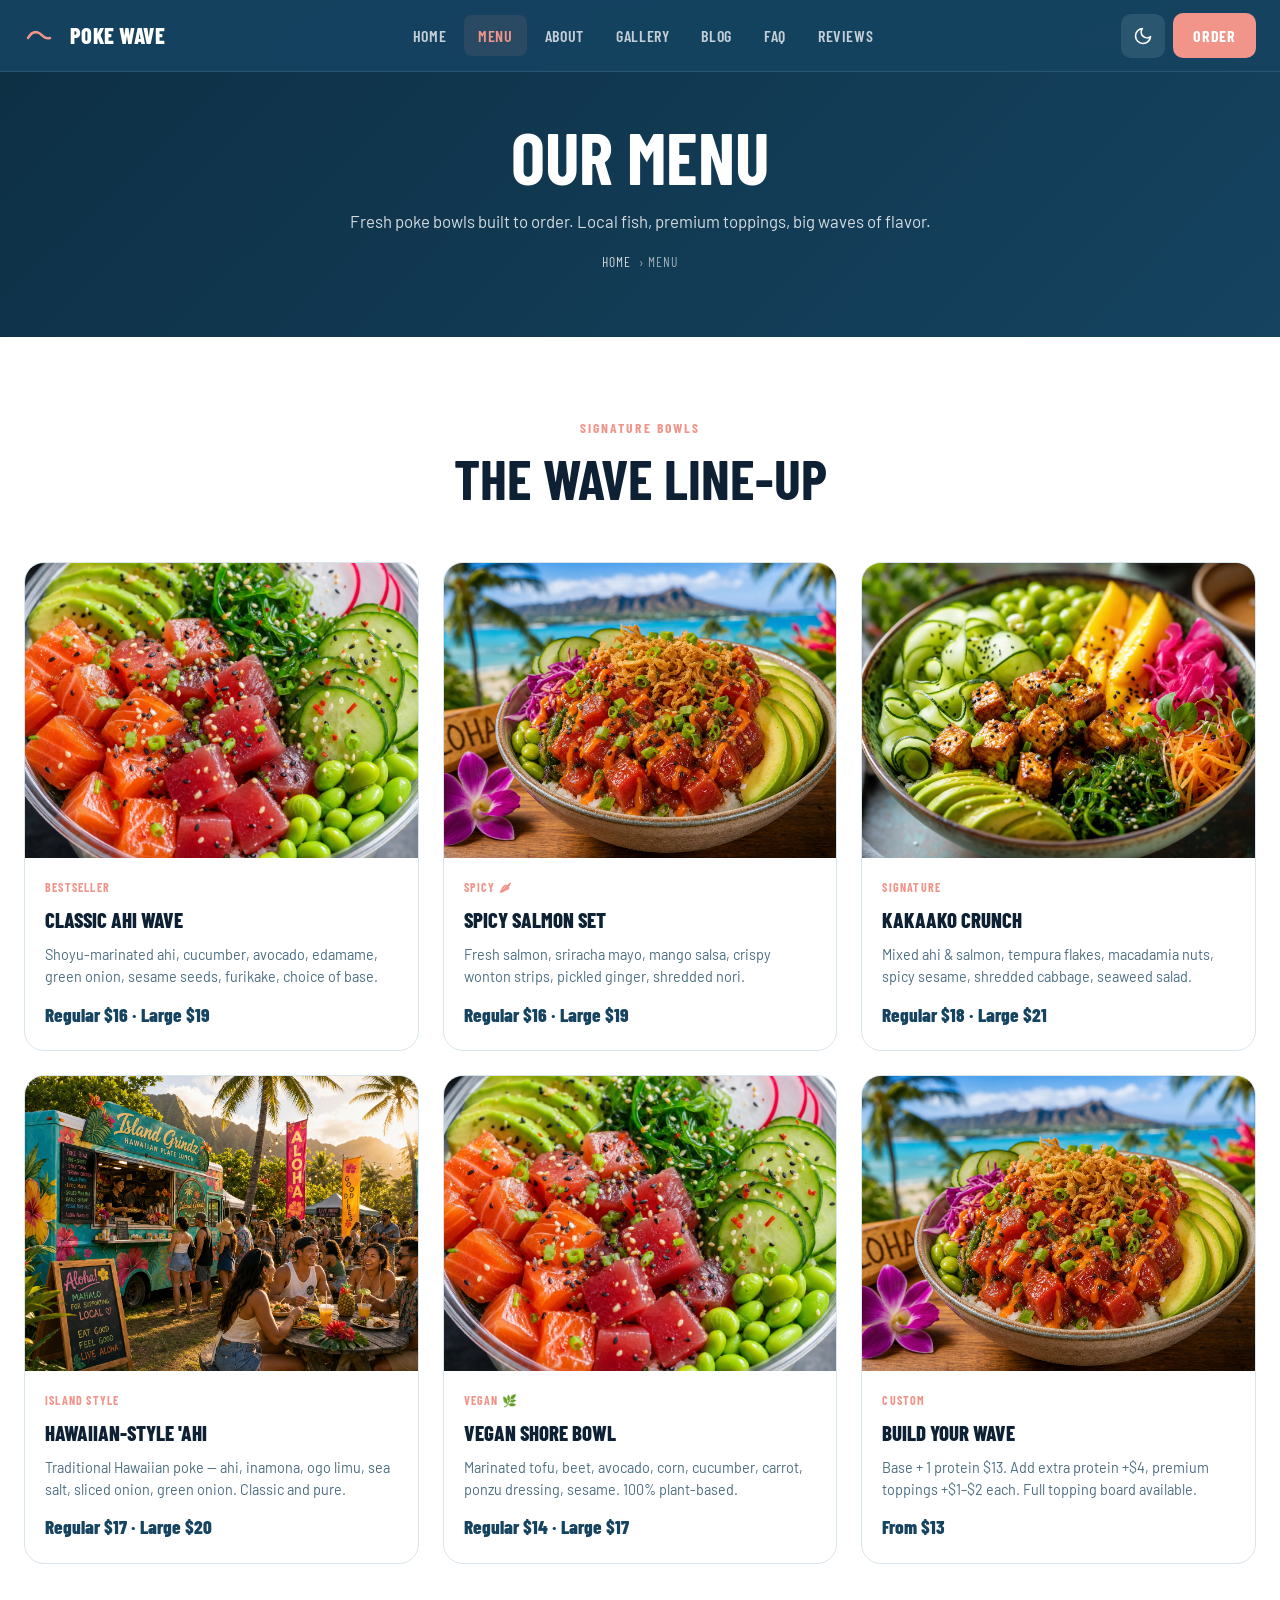
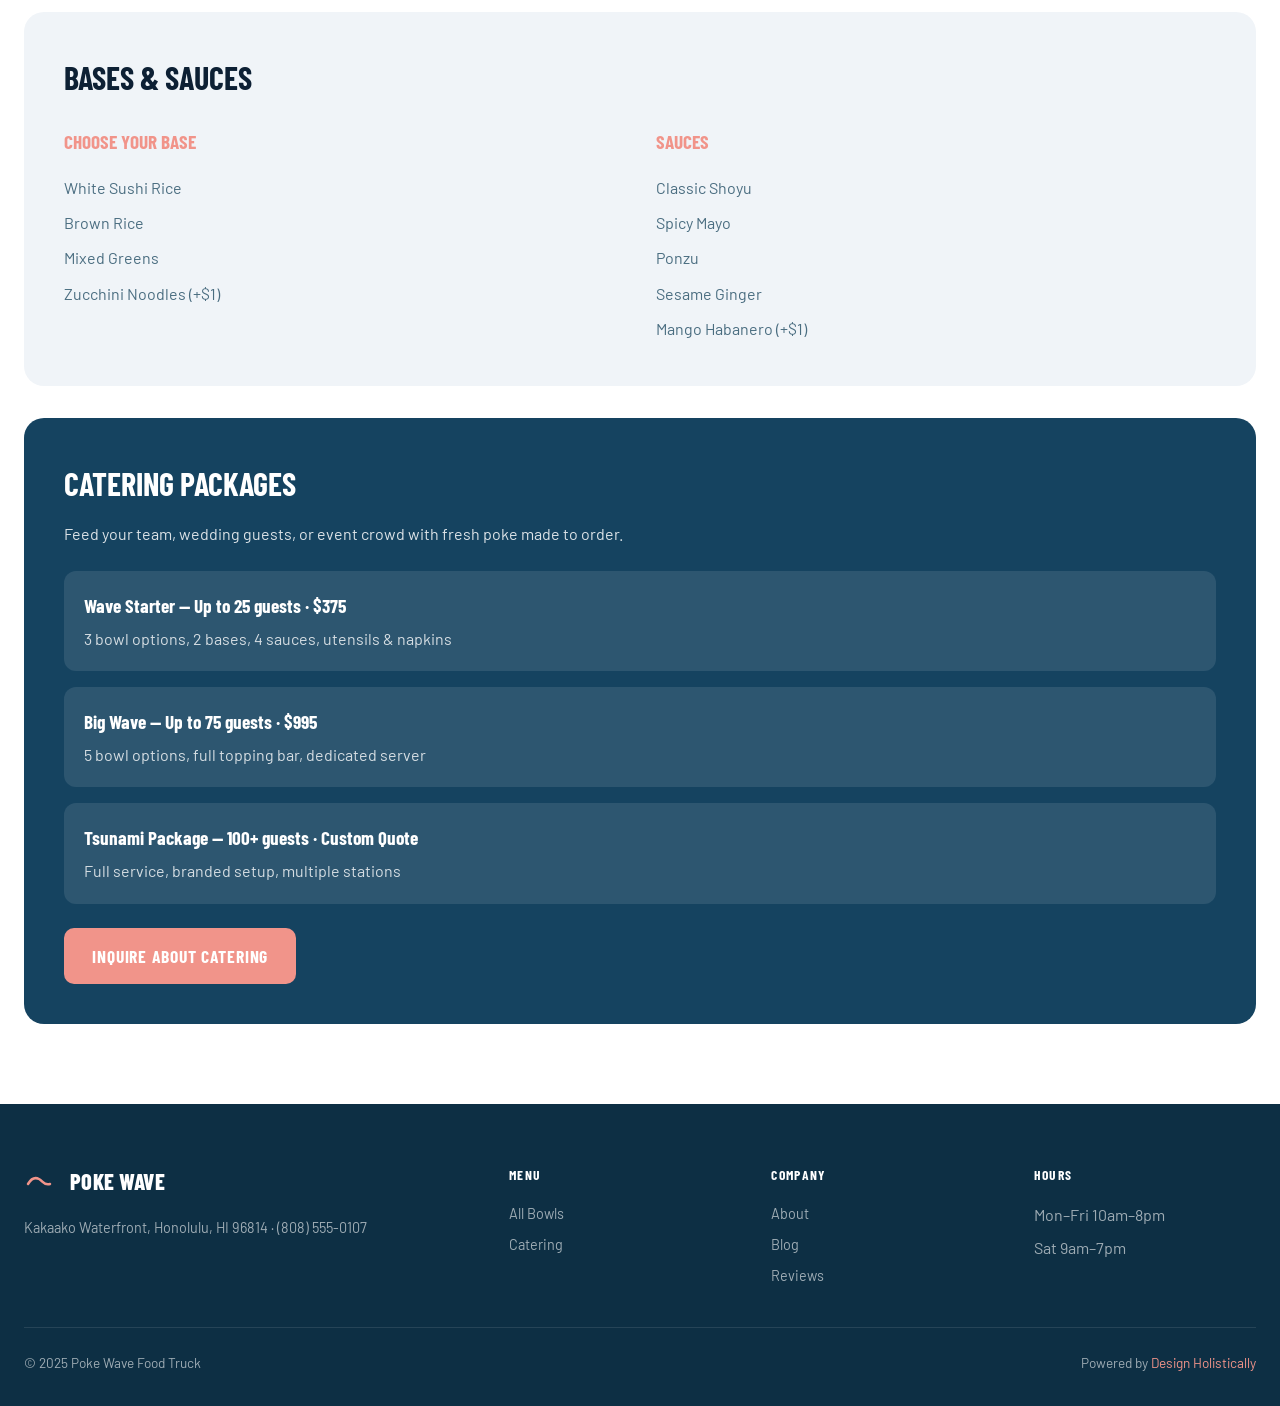
<file: services.html>
<!DOCTYPE html>
<html lang="en" data-theme="light">
<head>
<meta charset="UTF-8"><meta name="viewport" content="width=device-width, initial-scale=1.0">
<title>Menu — Poke Wave Food Truck | Honolulu</title>
<meta name="description" content="Full menu for Poke Wave food truck in Honolulu. Fresh poke bowls, build-your-own, catering packages.">
<link rel="stylesheet" href="css/style.css">
  <link rel="icon" type="image/x-icon" href="images/favicon.ico">
  <link rel="icon" type="image/png" sizes="32x32" href="images/favicon-32x32.png">
  <link rel="icon" type="image/png" sizes="16x16" href="images/favicon-16x16.png">
  <link rel="apple-touch-icon" sizes="180x180" href="images/apple-touch-icon.png">
</head>
<body>
<header class="header"><div class="header-inner">
<a href="index.html" class="logo"><svg viewBox="0 0 36 36" fill="none" width="36" height="36"><path d="M4 20c3-5 7-7 11-5s5 7 11 5" stroke="#F1948A" stroke-width="2.5" stroke-linecap="round" fill="none"/></svg>POKE WAVE</a>
<nav class="nav"><a href="index.html">Home</a><a href="services.html" class="active">Menu</a><a href="about.html">About</a><a href="gallery.html">Gallery</a><a href="blog.html">Blog</a><a href="faq.html">FAQ</a><a href="reviews.html">Reviews</a></nav>
<div class="header-actions"><button id="themeToggle" class="btn-theme" aria-label="Toggle dark mode"></button><a href="booking.html" class="btn-order">Order</a><button id="hamburger" class="btn-hamburger" aria-label="Open menu"><span></span><span></span><span></span></button></div>
</div></header>
<nav id="mobileNav" class="mobile-nav"><a href="index.html">Home</a><a href="services.html">Menu</a><a href="about.html">About</a><a href="gallery.html">Gallery</a><a href="blog.html">Blog</a><a href="booking.html">Order/Cater</a></nav>
<div class="page-hero"><h1>Our Menu</h1><p>Fresh poke bowls built to order. Local fish, premium toppings, big waves of flavor.</p><div class="breadcrumb"><a href="index.html">Home</a> › Menu</div></div>
<section class="section"><div class="container">
<div class="section-header fade-up"><span class="section-label">Signature Bowls</span><h2>The Wave Line-Up</h2></div>
<div class="menu-grid">
<div class="menu-card fade-up"><div class="menu-card-img"><img src="images/service-poke-bowl.png" alt="Classic Ahi Wave" loading="lazy"></div><div class="menu-card-body"><span class="menu-tag">Bestseller</span><h3>Classic Ahi Wave</h3><p>Shoyu-marinated ahi, cucumber, avocado, edamame, green onion, sesame seeds, furikake, choice of base.</p><div class="menu-price">Regular $16 · Large $19</div></div></div>
<div class="menu-card fade-up"><div class="menu-card-img"><img src="images/service-spicy-tuna.png" alt="Spicy Salmon" loading="lazy"></div><div class="menu-card-body"><span class="menu-tag">Spicy 🌶</span><h3>Spicy Salmon Set</h3><p>Fresh salmon, sriracha mayo, mango salsa, crispy wonton strips, pickled ginger, shredded nori.</p><div class="menu-price">Regular $16 · Large $19</div></div></div>
<div class="menu-card fade-up"><div class="menu-card-img"><img src="images/service-vegetarian.png" alt="Kakaako Crunch" loading="lazy"></div><div class="menu-card-body"><span class="menu-tag">Signature</span><h3>Kakaako Crunch</h3><p>Mixed ahi & salmon, tempura flakes, macadamia nuts, spicy sesame, shredded cabbage, seaweed salad.</p><div class="menu-price">Regular $18 · Large $21</div></div></div>
<div class="menu-card fade-up"><div class="menu-card-img"><img src="images/service-catering.png" alt="Tuna Hawaiian Style" loading="lazy"></div><div class="menu-card-body"><span class="menu-tag">Island Style</span><h3>Hawaiian-Style 'Ahi</h3><p>Traditional Hawaiian poke — ahi, inamona, ogo limu, sea salt, sliced onion, green onion. Classic and pure.</p><div class="menu-price">Regular $17 · Large $20</div></div></div>
<div class="menu-card fade-up"><div class="menu-card-img"><img src="images/service-poke-bowl.png" alt="Vegan Shore" loading="lazy"></div><div class="menu-card-body"><span class="menu-tag">Vegan 🌿</span><h3>Vegan Shore Bowl</h3><p>Marinated tofu, beet, avocado, corn, cucumber, carrot, ponzu dressing, sesame. 100% plant-based.</p><div class="menu-price">Regular $14 · Large $17</div></div></div>
<div class="menu-card fade-up"><div class="menu-card-img"><img src="images/service-spicy-tuna.png" alt="Build Your Bowl" loading="lazy"></div><div class="menu-card-body"><span class="menu-tag">Custom</span><h3>Build Your Wave</h3><p>Base + 1 protein $13. Add extra protein +$4, premium toppings +$1–$2 each. Full topping board available.</p><div class="menu-price">From $13</div></div></div>
</div>
<div class="fade-up" style="background:var(--gray-100);border-radius:20px;padding:40px;margin-top:48px;">
<h2 style="font-family:var(--font-display);font-size:2rem;text-transform:uppercase;margin-bottom:24px;">Bases & Sauces</h2>
<div style="display:grid;grid-template-columns:1fr 1fr;gap:32px;flex-wrap:wrap;">
<div><h3 style="font-family:var(--font-display);font-size:1.2rem;text-transform:uppercase;margin-bottom:12px;color:var(--accent);">Choose Your Base</h3>
<ul style="color:var(--text-muted);line-height:2.2;"><li>White Sushi Rice</li><li>Brown Rice</li><li>Mixed Greens</li><li>Zucchini Noodles (+$1)</li></ul></div>
<div><h3 style="font-family:var(--font-display);font-size:1.2rem;text-transform:uppercase;margin-bottom:12px;color:var(--accent);">Sauces</h3>
<ul style="color:var(--text-muted);line-height:2.2;"><li>Classic Shoyu</li><li>Spicy Mayo</li><li>Ponzu</li><li>Sesame Ginger</li><li>Mango Habanero (+$1)</li></ul></div>
</div>
</div>
<div class="fade-up" style="background:var(--primary);color:white;border-radius:20px;padding:40px;margin-top:32px;">
<h2 style="font-family:var(--font-display);font-size:2rem;text-transform:uppercase;margin-bottom:12px;">Catering Packages</h2>
<p style="color:rgba(255,255,255,0.85);margin-bottom:24px;">Feed your team, wedding guests, or event crowd with fresh poke made to order.</p>
<div style="display:grid;grid-template-columns:1fr;gap:16px;">
<div style="background:rgba(255,255,255,0.1);border-radius:12px;padding:20px;"><strong style="font-family:var(--font-display);font-size:1.2rem;display:block;margin-bottom:4px;">Wave Starter — Up to 25 guests · $375</strong><span style="color:rgba(255,255,255,0.8);">3 bowl options, 2 bases, 4 sauces, utensils & napkins</span></div>
<div style="background:rgba(255,255,255,0.1);border-radius:12px;padding:20px;"><strong style="font-family:var(--font-display);font-size:1.2rem;display:block;margin-bottom:4px;">Big Wave — Up to 75 guests · $995</strong><span style="color:rgba(255,255,255,0.8);">5 bowl options, full topping bar, dedicated server</span></div>
<div style="background:rgba(255,255,255,0.1);border-radius:12px;padding:20px;"><strong style="font-family:var(--font-display);font-size:1.2rem;display:block;margin-bottom:4px;">Tsunami Package — 100+ guests · Custom Quote</strong><span style="color:rgba(255,255,255,0.8);">Full service, branded setup, multiple stations</span></div>
</div>
<a href="booking.html" class="btn-primary" style="display:inline-flex;margin-top:24px;background:var(--accent);">Inquire About Catering</a>
</div>
</div></section>
<footer class="footer"><div class="footer-grid"><div class="footer-brand"><div class="logo"><svg viewBox="0 0 36 36" fill="none" width="36" height="36"><path d="M4 20c3-5 7-7 11-5s5 7 11 5" stroke="#F1948A" stroke-width="2.5" stroke-linecap="round" fill="none"/></svg>POKE WAVE</div><p>Kakaako Waterfront, Honolulu, HI 96814 · (808) 555-0107</p></div><div><h4>Menu</h4><div class="footer-links"><a href="services.html">All Bowls</a><a href="booking.html">Catering</a></div></div><div><h4>Company</h4><div class="footer-links"><a href="about.html">About</a><a href="blog.html">Blog</a><a href="reviews.html">Reviews</a></div></div><div><h4>Hours</h4><div class="footer-links"><span style="color:rgba(255,255,255,0.6);">Mon–Fri 10am–8pm</span><span style="color:rgba(255,255,255,0.6);">Sat 9am–7pm</span></div></div></div><div class="footer-bottom"><p>© 2025 Poke Wave Food Truck</p><p>Powered by <a href="https://designholistically.com" target="_blank" rel="noopener">Design Holistically</a></p></div></footer>
<button id="backToTop" class="back-to-top"><svg width="20" height="20" viewBox="0 0 24 24" fill="none" stroke="currentColor" stroke-width="2"><polyline points="18 15 12 9 6 15"/></svg></button>
<script src="js/main.js"></script>
</body></html>
</file>
<file: css/style.css>
@import url('https://fonts.googleapis.com/css2?family=Barlow+Condensed:ital,wght@0,400;0,600;0,700;0,800;1,700&family=Barlow:wght@300;400;500;600&display=swap');

:root {
  --primary: #154360;
  --primary-dark: #0d2f44;
  --primary-light: #1e6091;
  --accent: #F1948A;
  --accent-dark: #e07770;
  --accent-light: #f7c3be;
  --white: #ffffff;
  --off-white: #fef9f8;
  --gray-100: #f0f4f8;
  --gray-200: #d9e5ed;
  --gray-400: #8aaec4;
  --gray-600: #4a7a9b;
  --gray-800: #0d2034;
  --text: #0d2034;
  --text-muted: #4a6d80;
  --bg: #ffffff;
  --bg-alt: #f0f4f8;
  --card-bg: #ffffff;
  --border: #d9e5ed;
  --shadow: 0 2px 20px rgba(21,67,96,0.10);
  --shadow-lg: 0 8px 40px rgba(21,67,96,0.15);
  --radius: 12px;
  --radius-lg: 20px;
  --transition: 0.3s cubic-bezier(0.4,0,0.2,1);
  --font-body: 'Barlow', sans-serif;
  --font-display: 'Barlow Condensed', sans-serif;
  --header-h: 72px;
}

[data-theme="dark"] {
  --primary: #5dade2;
  --primary-dark: #2e86c1;
  --primary-light: #85c1e9;
  --accent: #F1948A;
  --accent-dark: #e07770;
  --off-white: #0d1f2d;
  --gray-100: #132233;
  --gray-200: #1a3048;
  --gray-400: #4a7a9b;
  --gray-600: #8aaec4;
  --gray-800: #c8e0ee;
  --text: #e8f4f8;
  --text-muted: #8aaec4;
  --bg: #0a1929;
  --bg-alt: #0d1f2d;
  --card-bg: #132233;
  --border: #1a3048;
  --shadow: 0 2px 20px rgba(0,0,0,0.4);
  --shadow-lg: 0 8px 40px rgba(0,0,0,0.5);
}

*, *::before, *::after { box-sizing: border-box; margin: 0; padding: 0; }
html { scroll-behavior: smooth; }
body { font-family: var(--font-body); color: var(--text); background: var(--bg); line-height: 1.6; overflow-x: hidden; transition: background var(--transition), color var(--transition); }
img { max-width: 100%; height: auto; display: block; }
a { color: var(--accent); text-decoration: none; transition: color var(--transition); }
ul { list-style: none; }
button { cursor: pointer; font-family: var(--font-body); border: none; background: none; }

/* Header */
.header { position: fixed; top: 0; left: 0; right: 0; z-index: 1000; height: var(--header-h); display: flex; align-items: center; padding: 0 24px; background: rgba(21,67,96,0.95); backdrop-filter: blur(12px); border-bottom: 1px solid rgba(255,255,255,0.1); transition: all var(--transition); }
.header.scrolled { background: rgba(13,32,52,0.98); box-shadow: 0 4px 20px rgba(0,0,0,0.3); }
[data-theme="dark"] .header { background: rgba(10,25,41,0.96); }
.header-inner { width: 100%; max-width: 1280px; margin: 0 auto; display: flex; align-items: center; justify-content: space-between; }
.logo { display: flex; align-items: center; gap: 10px; font-family: var(--font-display); font-size: 1.4rem; font-weight: 800; color: white; letter-spacing: 0.02em; }
.logo svg { width: 36px; height: 36px; }
.nav { display: none; gap: 4px; }
@media(min-width:768px){ .nav { display: flex; } }
.nav a { padding: 8px 14px; border-radius: 8px; font-family: var(--font-display); font-size: 1rem; font-weight: 600; letter-spacing: 0.04em; color: rgba(255,255,255,0.75); transition: all var(--transition); text-transform: uppercase; }
.nav a:hover, .nav a.active { color: var(--accent); background: rgba(241,148,138,0.1); }
.header-actions { display: flex; align-items: center; gap: 8px; }
.btn-theme { width: 44px; height: 44px; border-radius: 10px; display: flex; align-items: center; justify-content: center; background: rgba(255,255,255,0.1); color: white; }
.btn-theme:hover { background: rgba(255,255,255,0.2); }
.btn-hamburger { width: 44px; height: 44px; border-radius: 10px; display: flex; flex-direction: column; align-items: center; justify-content: center; gap: 5px; background: rgba(255,255,255,0.1); }
@media(min-width:768px){ .btn-hamburger { display: none; } }
.btn-hamburger span { width: 20px; height: 2px; background: white; border-radius: 2px; display: block; }
.btn-order { display: none; padding: 10px 20px; background: var(--accent); color: white; border-radius: 10px; font-family: var(--font-display); font-weight: 700; font-size: 1rem; letter-spacing: 0.05em; text-transform: uppercase; }
.btn-order:hover { background: var(--accent-dark); color: white; }
@media(min-width:768px){ .btn-order { display: flex; align-items: center; } }
.mobile-nav { position: fixed; top: var(--header-h); left: 0; right: 0; bottom: 0; background: var(--primary-dark); z-index: 999; padding: 32px 24px; display: flex; flex-direction: column; gap: 4px; transform: translateX(100%); transition: transform var(--transition); }
.mobile-nav.open { transform: translateX(0); }
.mobile-nav a { padding: 16px; font-family: var(--font-display); font-size: 1.3rem; font-weight: 700; color: rgba(255,255,255,0.85); text-transform: uppercase; letter-spacing: 0.05em; border-bottom: 1px solid rgba(255,255,255,0.1); }
.mobile-nav a:hover { color: var(--accent); }

/* Hero */
.hero { min-height: 100svh; padding-top: var(--header-h); display: flex; align-items: center; position: relative; overflow: hidden; background: var(--primary-dark); }
.hero-bg { position: absolute; inset: 0; }
.hero-bg img { width: 100%; height: 100%; object-fit: cover; opacity: 0.3; }
.hero-waves { position: absolute; bottom: 0; left: 0; right: 0; }
.hero-waves svg { width: 100%; height: 80px; }
.hero-content { position: relative; z-index: 1; max-width: 1280px; margin: 0 auto; padding: 80px 24px; }
.hero-eyebrow { font-family: var(--font-display); font-size: 1rem; font-weight: 700; letter-spacing: 0.2em; text-transform: uppercase; color: var(--accent); margin-bottom: 16px; }
.hero h1 { font-family: var(--font-display); font-size: clamp(3rem, 10vw, 7rem); color: white; line-height: 0.95; text-transform: uppercase; margin-bottom: 20px; }
.hero h1 .wave-word { color: var(--accent); display: block; }
.hero p { font-size: clamp(1rem, 2vw, 1.2rem); color: rgba(255,255,255,0.8); max-width: 500px; margin-bottom: 36px; }
.hero-actions { display: flex; flex-wrap: wrap; gap: 16px; }
.btn-primary { padding: 14px 28px; background: var(--accent); color: white; font-family: var(--font-display); font-weight: 700; font-size: 1.1rem; letter-spacing: 0.05em; text-transform: uppercase; border-radius: 10px; transition: all var(--transition); display: inline-flex; align-items: center; gap: 8px; min-height: 44px; }
.btn-primary:hover { background: var(--accent-dark); color: white; transform: translateY(-2px); box-shadow: 0 8px 24px rgba(241,148,138,0.4); }
.btn-outline { padding: 14px 28px; background: transparent; border: 2px solid rgba(255,255,255,0.4); color: white; font-family: var(--font-display); font-weight: 700; font-size: 1.1rem; text-transform: uppercase; letter-spacing: 0.05em; border-radius: 10px; transition: all var(--transition); display: inline-flex; align-items: center; gap: 8px; min-height: 44px; }
.btn-outline:hover { background: rgba(255,255,255,0.1); color: white; }
.hero-badges { display: flex; flex-wrap: wrap; gap: 12px; margin-top: 48px; }
.hero-badge-item { background: rgba(255,255,255,0.08); border: 1px solid rgba(255,255,255,0.15); color: rgba(255,255,255,0.85); padding: 8px 16px; border-radius: 100px; font-size: 0.85rem; font-family: var(--font-display); font-weight: 600; text-transform: uppercase; letter-spacing: 0.08em; }

/* Sections */
.section { padding: 80px 24px; }
.section-alt { background: var(--bg-alt); }
.container { max-width: 1280px; margin: 0 auto; }
.section-header { text-align: center; max-width: 640px; margin: 0 auto 56px; }
.section-label { font-family: var(--font-display); font-size: 0.85rem; font-weight: 700; letter-spacing: 0.15em; text-transform: uppercase; color: var(--accent); margin-bottom: 12px; display: block; }
.section-header h2 { font-family: var(--font-display); font-size: clamp(2rem, 5vw, 3.5rem); line-height: 1.0; text-transform: uppercase; margin-bottom: 16px; }
.section-header p { color: var(--text-muted); font-size: 1rem; line-height: 1.7; }

/* Menu Cards */
.menu-grid { display: grid; grid-template-columns: 1fr; gap: 24px; }
@media(min-width:640px){ .menu-grid { grid-template-columns: repeat(2,1fr); } }
@media(min-width:1024px){ .menu-grid { grid-template-columns: repeat(3,1fr); } }
.menu-card { background: var(--card-bg); border: 1px solid var(--border); border-radius: var(--radius-lg); overflow: hidden; transition: all var(--transition); }
.menu-card:hover { transform: translateY(-4px); box-shadow: var(--shadow-lg); }
.menu-card-img { aspect-ratio: 4/3; overflow: hidden; }
.menu-card-img img { width: 100%; height: 100%; object-fit: cover; transition: transform var(--transition); }
.menu-card:hover .menu-card-img img { transform: scale(1.05); }
.menu-card-body { padding: 20px; }
.menu-tag { font-family: var(--font-display); font-size: 0.75rem; font-weight: 700; letter-spacing: 0.1em; text-transform: uppercase; color: var(--accent); margin-bottom: 6px; display: block; }
.menu-card h3 { font-family: var(--font-display); font-size: 1.3rem; font-weight: 800; text-transform: uppercase; margin-bottom: 8px; }
.menu-card p { color: var(--text-muted); font-size: 0.9rem; line-height: 1.5; margin-bottom: 12px; }
.menu-price { font-family: var(--font-display); font-weight: 800; font-size: 1.2rem; color: var(--primary); }
[data-theme="dark"] .menu-price { color: var(--primary); }

/* Location Tracker */
.location-card { background: var(--primary); color: white; border-radius: var(--radius-lg); padding: 32px; }
.location-card h3 { font-family: var(--font-display); font-size: 1.8rem; text-transform: uppercase; margin-bottom: 8px; }
.schedule-grid { display: grid; grid-template-columns: 1fr; gap: 12px; margin-top: 24px; }
@media(min-width:640px){ .schedule-grid { grid-template-columns: repeat(2,1fr); } }
.schedule-item { background: rgba(255,255,255,0.08); border: 1px solid rgba(255,255,255,0.15); border-radius: 12px; padding: 16px; }
.schedule-item strong { display: block; font-family: var(--font-display); font-size: 1rem; text-transform: uppercase; letter-spacing: 0.05em; color: var(--accent); margin-bottom: 4px; }
.schedule-item span { font-size: 0.9rem; color: rgba(255,255,255,0.8); }

/* Testimonials */
.testimonials-grid { display: grid; grid-template-columns: 1fr; gap: 24px; }
@media(min-width:640px){ .testimonials-grid { grid-template-columns: repeat(2,1fr); } }
@media(min-width:1024px){ .testimonials-grid { grid-template-columns: repeat(3,1fr); } }
.testimonial-card { background: var(--card-bg); border: 1px solid var(--border); border-radius: var(--radius-lg); padding: 28px; }
.stars { color: #f59e0b; margin-bottom: 12px; font-size: 1rem; letter-spacing: 2px; }
.testimonial-card p { color: var(--text-muted); font-size: 0.95rem; line-height: 1.6; margin-bottom: 20px; font-style: italic; }
.reviewer { display: flex; align-items: center; gap: 12px; }
.reviewer-avatar { width: 40px; height: 40px; border-radius: 50%; overflow: hidden; }
.reviewer-avatar img { width: 100%; height: 100%; object-fit: cover; }
.reviewer-name { font-family: var(--font-display); font-weight: 700; font-size: 0.95rem; text-transform: uppercase; }
.reviewer-location { font-size: 0.8rem; color: var(--text-muted); }

/* CTA */
.cta-section { background: linear-gradient(135deg, var(--accent-dark) 0%, var(--accent) 100%); padding: 80px 24px; text-align: center; }
.cta-section h2 { font-family: var(--font-display); font-size: clamp(2rem,5vw,3.5rem); color: white; text-transform: uppercase; margin-bottom: 16px; }
.cta-section p { color: rgba(255,255,255,0.9); font-size: 1.05rem; margin-bottom: 36px; }

/* Page Hero */
.page-hero { padding: 120px 24px 64px; background: linear-gradient(135deg, var(--primary-dark) 0%, var(--primary) 100%); text-align: center; }
.page-hero h1 { font-family: var(--font-display); font-size: clamp(2.5rem,6vw,4.5rem); color: white; text-transform: uppercase; line-height: 1; margin-bottom: 16px; }
.page-hero p { color: rgba(255,255,255,0.82); font-size: 1.05rem; max-width: 600px; margin: 0 auto; }
.breadcrumb { display: flex; align-items: center; gap: 8px; font-size: 0.85rem; color: rgba(255,255,255,0.6); justify-content: center; margin-top: 16px; font-family: var(--font-display); text-transform: uppercase; letter-spacing: 0.08em; }
.breadcrumb a { color: rgba(255,255,255,0.8); }

/* Gallery */
.gallery-grid { display: grid; grid-template-columns: repeat(2,1fr); gap: 16px; }
@media(min-width:640px){ .gallery-grid { grid-template-columns: repeat(3,1fr); } }
@media(min-width:1024px){ .gallery-grid { grid-template-columns: repeat(4,1fr); } }
.gallery-item { border-radius: var(--radius); overflow: hidden; aspect-ratio: 1; position: relative; cursor: pointer; }
.gallery-item img { width: 100%; height: 100%; object-fit: cover; transition: transform var(--transition); }
.gallery-item:hover img { transform: scale(1.05); }
.gallery-item-overlay { position: absolute; inset: 0; background: rgba(21,67,96,0.75); display: flex; align-items: center; justify-content: center; opacity: 0; transition: opacity var(--transition); color: white; font-family: var(--font-display); font-weight: 700; font-size: 0.9rem; text-transform: uppercase; letter-spacing: 0.05em; }
.gallery-item:hover .gallery-item-overlay { opacity: 1; }

/* Blog */
.blog-grid { display: grid; grid-template-columns: 1fr; gap: 32px; }
@media(min-width:640px){ .blog-grid { grid-template-columns: repeat(2,1fr); } }
@media(min-width:1024px){ .blog-grid { grid-template-columns: repeat(3,1fr); } }
.blog-card { background: var(--card-bg); border: 1px solid var(--border); border-radius: var(--radius-lg); overflow: hidden; transition: all var(--transition); }
.blog-card:hover { transform: translateY(-4px); box-shadow: var(--shadow-lg); }
.blog-card-img { aspect-ratio: 16/9; overflow: hidden; }
.blog-card-img img { width: 100%; height: 100%; object-fit: cover; transition: transform var(--transition); }
.blog-card:hover .blog-card-img img { transform: scale(1.05); }
.blog-card-body { padding: 20px; }
.blog-tag { font-family: var(--font-display); font-size: 0.75rem; font-weight: 700; color: var(--accent); text-transform: uppercase; letter-spacing: 0.1em; margin-bottom: 8px; display: block; }
.blog-card h3 { font-family: var(--font-display); font-size: 1.2rem; font-weight: 800; margin-bottom: 10px; text-transform: uppercase; }
.blog-card h3 a { color: var(--text); }
.blog-card h3 a:hover { color: var(--accent); }
.blog-card p { color: var(--text-muted); font-size: 0.9rem; line-height: 1.6; }
.blog-meta { display: flex; gap: 16px; font-size: 0.8rem; color: var(--text-muted); margin-top: 16px; padding-top: 16px; border-top: 1px solid var(--border); font-family: var(--font-display); text-transform: uppercase; letter-spacing: 0.04em; }

/* Blog Post */
.blog-post { max-width: 760px; margin: 0 auto; padding: 60px 24px; }
.blog-post h1 { font-family: var(--font-display); font-size: clamp(2rem,5vw,3.2rem); text-transform: uppercase; line-height: 1; margin-bottom: 24px; }
.blog-post-meta { display: flex; flex-wrap: wrap; gap: 16px; font-family: var(--font-display); font-size: 0.85rem; color: var(--text-muted); text-transform: uppercase; letter-spacing: 0.08em; margin-bottom: 32px; padding-bottom: 24px; border-bottom: 1px solid var(--border); }
.blog-post img { border-radius: var(--radius-lg); margin: 32px 0; }
.blog-post h2 { font-family: var(--font-display); font-size: 2rem; text-transform: uppercase; margin: 32px 0 16px; }
.blog-post h3 { font-family: var(--font-display); font-size: 1.4rem; text-transform: uppercase; margin: 24px 0 12px; }
.blog-post p { color: var(--text-muted); line-height: 1.8; margin-bottom: 20px; }
.blog-post ul, .blog-post ol { padding-left: 24px; margin-bottom: 20px; }
.blog-post li { color: var(--text-muted); line-height: 1.8; margin-bottom: 8px; }
.blog-post blockquote { border-left: 4px solid var(--accent); padding: 16px 24px; margin: 24px 0; background: var(--gray-100); border-radius: 0 var(--radius) var(--radius) 0; font-style: italic; font-family: var(--font-display); font-size: 1.2rem; }

/* Booking */
.booking-section { max-width: 760px; margin: 0 auto; }
.booking-steps { display: flex; gap: 8px; margin-bottom: 40px; }
.step-item { flex: 1; text-align: center; }
.step-num { width: 36px; height: 36px; border-radius: 50%; background: var(--gray-200); color: var(--text-muted); font-family: var(--font-display); font-weight: 800; font-size: 1rem; display: flex; align-items: center; justify-content: center; margin: 0 auto 8px; transition: all var(--transition); }
.step-item.active .step-num { background: var(--accent); color: white; }
.step-item.done .step-num { background: var(--primary); color: white; }
.step-label { font-family: var(--font-display); font-size: 0.75rem; color: var(--text-muted); font-weight: 600; text-transform: uppercase; letter-spacing: 0.08em; }
.form-step { display: none; }
.form-step.active { display: block; animation: fadeIn 0.3s ease; }
@keyframes fadeIn { from { opacity: 0; transform: translateY(10px); } to { opacity: 1; transform: translateY(0); } }
.form-step h3 { font-family: var(--font-display); font-size: 1.8rem; text-transform: uppercase; margin-bottom: 24px; }
.form-group { margin-bottom: 20px; }
.form-group label { display: block; font-family: var(--font-display); font-weight: 700; font-size: 0.9rem; text-transform: uppercase; letter-spacing: 0.08em; margin-bottom: 8px; }
.form-group input, .form-group select, .form-group textarea { width: 100%; padding: 12px 16px; border: 1.5px solid var(--border); border-radius: 10px; background: var(--bg); color: var(--text); font-family: var(--font-body); font-size: 1rem; transition: border-color var(--transition); min-height: 44px; }
.form-group input:focus, .form-group select:focus, .form-group textarea:focus { outline: none; border-color: var(--accent); }
.form-group textarea { min-height: 120px; resize: vertical; }
.service-options { display: grid; grid-template-columns: 1fr; gap: 12px; }
@media(min-width:640px){ .service-options { grid-template-columns: repeat(2,1fr); } }
.service-option { border: 2px solid var(--border); border-radius: 12px; padding: 20px; cursor: pointer; transition: all var(--transition); }
.service-option:hover, .service-option.selected { border-color: var(--accent); background: rgba(241,148,138,0.05); }
.service-option h4 { font-family: var(--font-display); font-weight: 800; font-size: 1.1rem; text-transform: uppercase; margin-bottom: 4px; }
.service-option p { font-size: 0.85rem; color: var(--text-muted); }
.form-nav { display: flex; justify-content: space-between; margin-top: 32px; gap: 16px; }
.btn-next, .btn-prev, .btn-submit { padding: 14px 28px; border-radius: 10px; font-family: var(--font-display); font-weight: 700; font-size: 1rem; text-transform: uppercase; letter-spacing: 0.05em; min-height: 44px; transition: all var(--transition); }
.btn-next, .btn-submit { background: var(--accent); color: white; }
.btn-next:hover, .btn-submit:hover { background: var(--accent-dark); }
.btn-prev { background: var(--gray-100); color: var(--text); }
.time-slots { display: grid; grid-template-columns: repeat(3,1fr); gap: 8px; }
@media(min-width:640px){ .time-slots { grid-template-columns: repeat(4,1fr); } }
.time-slot { padding: 10px; border: 2px solid var(--border); border-radius: 8px; text-align: center; cursor: pointer; font-family: var(--font-display); font-weight: 700; font-size: 0.9rem; transition: all var(--transition); min-height: 44px; display: flex; align-items: center; justify-content: center; }
.time-slot.selected { background: var(--accent); border-color: var(--accent); color: white; }
.confirmation-box { background: var(--gray-100); border-radius: var(--radius-lg); padding: 40px; text-align: center; }
.confirmation-icon { width: 64px; height: 64px; background: var(--accent); border-radius: 50%; display: flex; align-items: center; justify-content: center; margin: 0 auto 20px; }

/* FAQ */
.faq-list { max-width: 760px; margin: 0 auto; }
.faq-item { border: 1px solid var(--border); border-radius: var(--radius); margin-bottom: 12px; overflow: hidden; }
.faq-q { padding: 20px 24px; font-family: var(--font-display); font-weight: 700; font-size: 1rem; text-transform: uppercase; letter-spacing: 0.04em; cursor: pointer; display: flex; justify-content: space-between; align-items: center; gap: 16px; min-height: 44px; transition: background var(--transition); }
.faq-q:hover { background: var(--gray-100); }
.faq-q svg { width: 20px; height: 20px; color: var(--accent); flex-shrink: 0; transition: transform var(--transition); }
.faq-item.open .faq-q svg { transform: rotate(45deg); }
.faq-a { max-height: 0; overflow: hidden; transition: max-height 0.4s ease; }
.faq-item.open .faq-a { max-height: 500px; }
.faq-a-inner { padding: 0 24px 20px; color: var(--text-muted); line-height: 1.7; }

/* Reviews */
.reviews-summary { display: flex; flex-direction: column; gap: 32px; align-items: center; background: var(--gray-100); border-radius: var(--radius-lg); padding: 40px; margin-bottom: 48px; }
@media(min-width:640px){ .reviews-summary { flex-direction: row; } }
.reviews-score { text-align: center; }
.score-num { font-family: var(--font-display); font-size: 5rem; font-weight: 800; color: var(--primary); line-height: 1; }
.score-stars { font-size: 1.5rem; color: #f59e0b; letter-spacing: 4px; margin: 8px 0; }
.score-count { font-size: 0.85rem; color: var(--text-muted); }
.rating-bars { flex: 1; width: 100%; max-width: 320px; }
.rating-bar-row { display: flex; align-items: center; gap: 12px; margin-bottom: 8px; font-size: 0.85rem; font-family: var(--font-display); text-transform: uppercase; font-weight: 600; }
.rating-bar-track { flex: 1; height: 8px; background: var(--gray-200); border-radius: 4px; overflow: hidden; }
.rating-bar-fill { height: 100%; background: #f59e0b; border-radius: 4px; }
.reviews-grid { display: grid; grid-template-columns: 1fr; gap: 20px; }
@media(min-width:640px){ .reviews-grid { grid-template-columns: repeat(2,1fr); } }
@media(min-width:1024px){ .reviews-grid { grid-template-columns: repeat(3,1fr); } }
.review-card { background: var(--card-bg); border: 1px solid var(--border); border-radius: var(--radius-lg); padding: 24px; }
.review-header { display: flex; align-items: center; gap: 12px; margin-bottom: 12px; }
.review-avatar { width: 44px; height: 44px; border-radius: 50%; overflow: hidden; flex-shrink: 0; }
.review-name { font-family: var(--font-display); font-weight: 800; font-size: 1rem; text-transform: uppercase; }
.review-date { font-size: 0.8rem; color: var(--text-muted); }
.review-stars { font-size: 0.9rem; color: #f59e0b; margin-bottom: 10px; }
.review-text { color: var(--text-muted); font-size: 0.9rem; line-height: 1.6; }
.google-badge { display: flex; align-items: center; gap: 6px; font-size: 0.75rem; color: var(--text-muted); margin-top: 12px; font-family: var(--font-display); text-transform: uppercase; letter-spacing: 0.05em; }

/* Admin */
.admin-login { max-width: 400px; margin: 0 auto; padding: 60px 24px; }
.admin-login-card { background: var(--card-bg); border: 1px solid var(--border); border-radius: var(--radius-lg); padding: 40px; text-align: center; }
.admin-login-card h2 { font-family: var(--font-display); font-size: 2rem; text-transform: uppercase; margin-bottom: 8px; }
.admin-dash { max-width: 1280px; margin: 0 auto; padding: 40px 24px; }
.admin-stats { display: grid; grid-template-columns: repeat(2,1fr); gap: 16px; margin-bottom: 32px; }
@media(min-width:640px){ .admin-stats { grid-template-columns: repeat(4,1fr); } }
.stat-card { background: var(--card-bg); border: 1px solid var(--border); border-radius: var(--radius); padding: 20px; }
.stat-val { font-family: var(--font-display); font-size: 2.2rem; font-weight: 800; color: var(--accent); }
.stat-label { font-family: var(--font-display); font-size: 0.8rem; color: var(--text-muted); text-transform: uppercase; letter-spacing: 0.08em; margin-top: 4px; }
.admin-table { width: 100%; border-collapse: collapse; }
.admin-table th { text-align: left; padding: 12px 16px; font-family: var(--font-display); font-size: 0.8rem; text-transform: uppercase; letter-spacing: 0.08em; color: var(--text-muted); border-bottom: 1px solid var(--border); }
.admin-table td { padding: 14px 16px; border-bottom: 1px solid var(--border); font-size: 0.9rem; }
.status-badge { display: inline-flex; padding: 4px 10px; border-radius: 100px; font-family: var(--font-display); font-size: 0.75rem; font-weight: 700; text-transform: uppercase; letter-spacing: 0.04em; }
.status-pending { background: rgba(241,148,138,0.12); color: var(--accent-dark); }
.status-confirmed { background: rgba(21,67,96,0.12); color: var(--primary); }
.status-done { background: var(--gray-100); color: var(--text-muted); }

/* Scroll Animations */
.fade-up { opacity: 0; transform: translateY(30px); transition: opacity 0.6s ease, transform 0.6s ease; }
.fade-up.visible { opacity: 1; transform: translateY(0); }

/* Back to Top */
.back-to-top { position: fixed; bottom: 24px; right: 24px; width: 44px; height: 44px; background: var(--accent); color: white; border-radius: 10px; display: flex; align-items: center; justify-content: center; opacity: 0; pointer-events: none; transition: all var(--transition); z-index: 99; }
.back-to-top.visible { opacity: 1; pointer-events: auto; }
.back-to-top:hover { background: var(--accent-dark); transform: translateY(-2px); }

/* Footer */
.footer { background: var(--primary-dark); color: rgba(255,255,255,0.6); padding: 60px 24px 32px; }
.footer-grid { display: grid; grid-template-columns: 1fr; gap: 40px; max-width: 1280px; margin: 0 auto; }
@media(min-width:640px){ .footer-grid { grid-template-columns: repeat(2,1fr); } }
@media(min-width:1024px){ .footer-grid { grid-template-columns: 2fr 1fr 1fr 1fr; } }
.footer-brand .logo { color: white; margin-bottom: 16px; font-size: 1.4rem; }
.footer-brand p { font-size: 0.9rem; line-height: 1.6; }
.footer h4 { color: white; font-family: var(--font-display); font-size: 0.85rem; font-weight: 700; text-transform: uppercase; letter-spacing: 0.1em; margin-bottom: 16px; }
.footer-links { display: flex; flex-direction: column; gap: 8px; }
.footer-links a { font-size: 0.9rem; color: rgba(255,255,255,0.6); transition: color var(--transition); }
.footer-links a:hover { color: var(--accent); }
.footer-bottom { max-width: 1280px; margin: 40px auto 0; padding-top: 24px; border-top: 1px solid rgba(255,255,255,0.1); display: flex; flex-wrap: wrap; gap: 16px; justify-content: space-between; font-size: 0.85rem; }
.footer-bottom a { color: var(--accent); }

.hero h1, .hero p, .hero-content, .hero .eyebrow-label, .hero .tag { color: #fff !important; }

[data-theme="dark"] .hero { background: transparent !important; }
[data-theme="dark"] .hero-bg img { opacity: 1 !important; }
</file>
